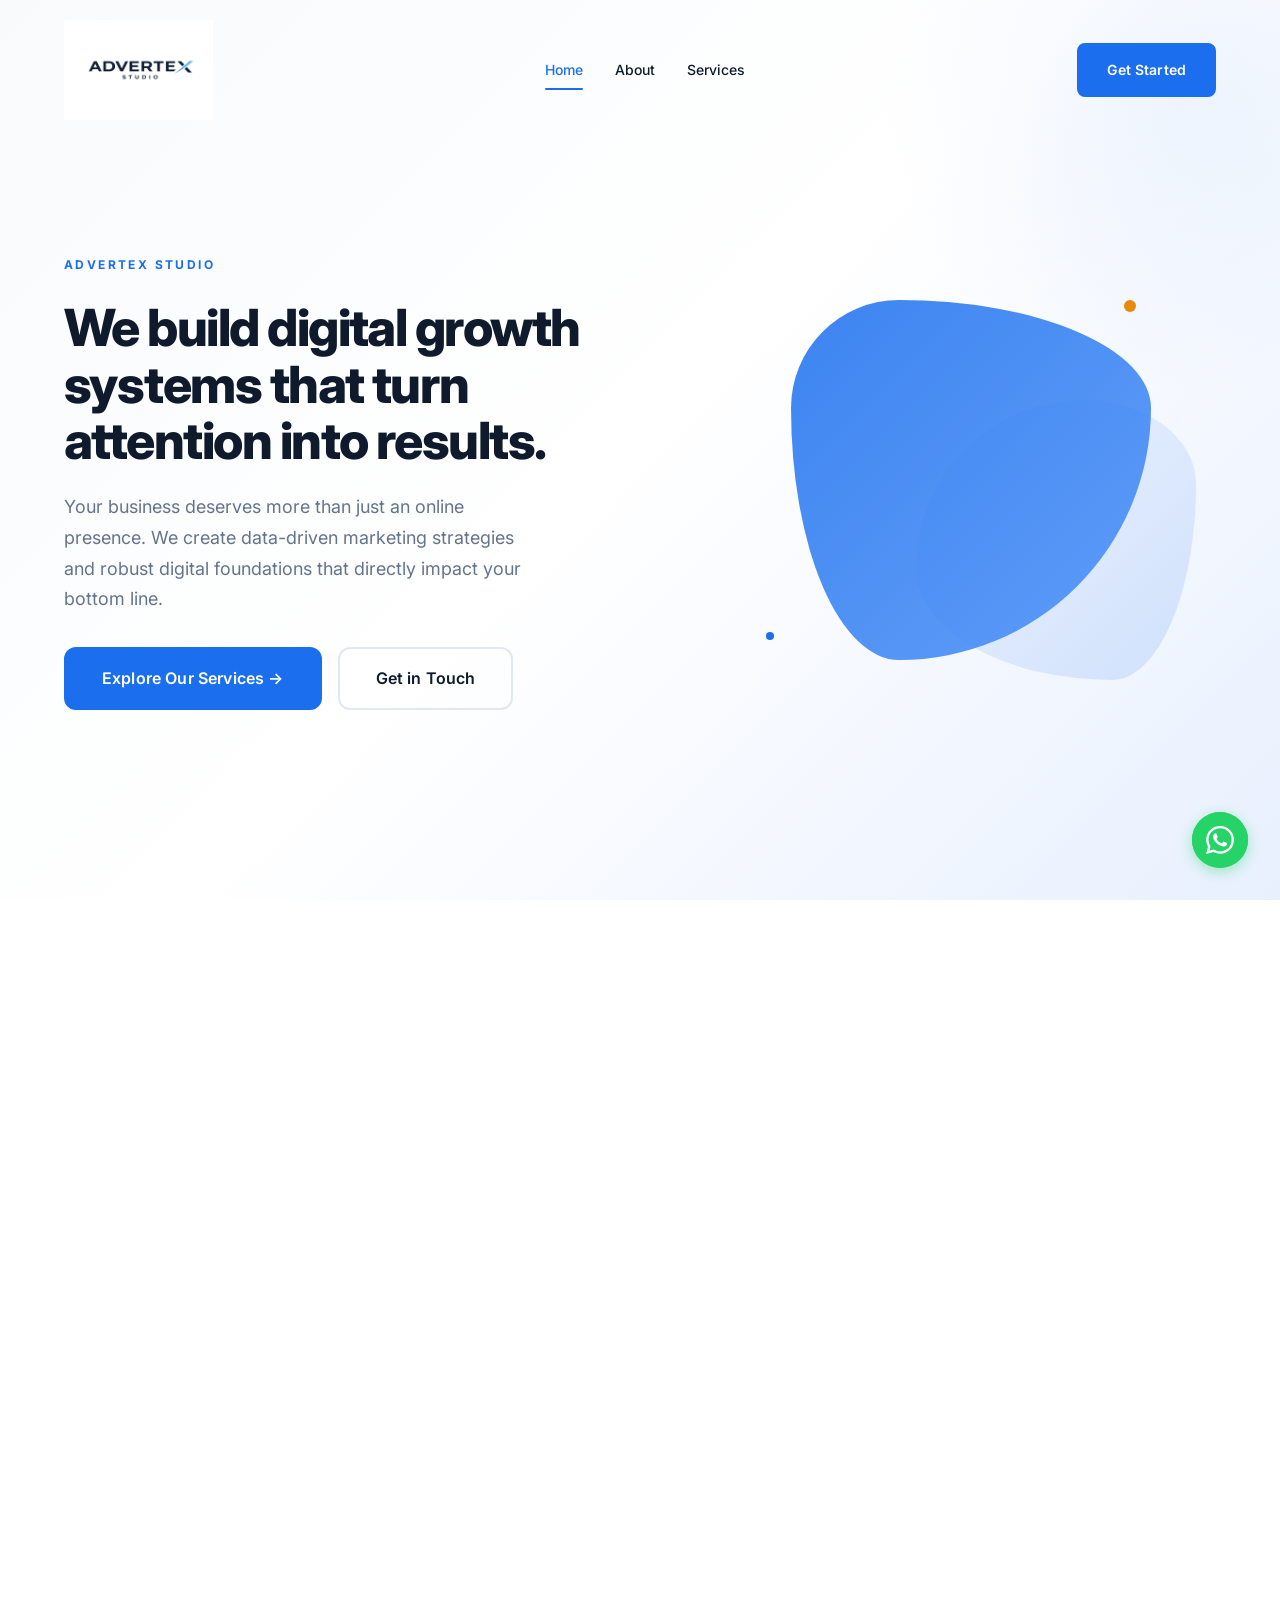
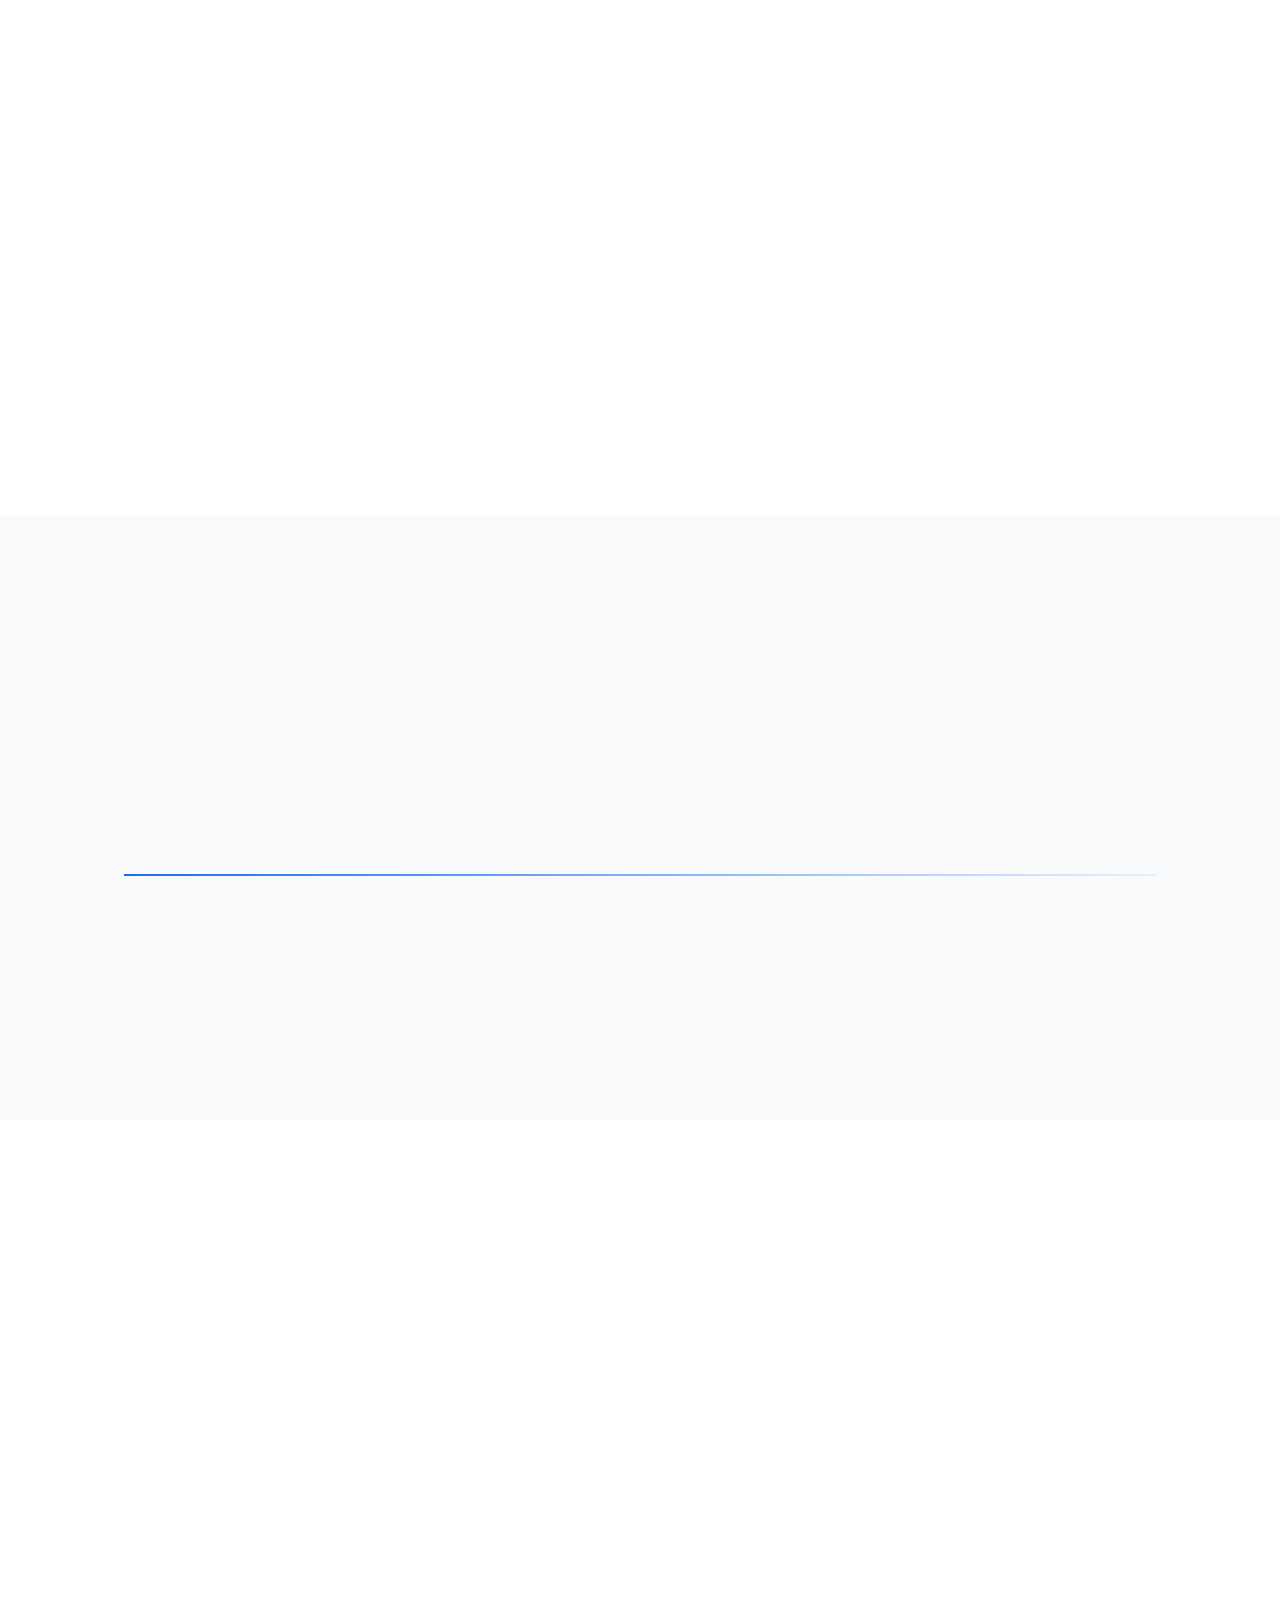
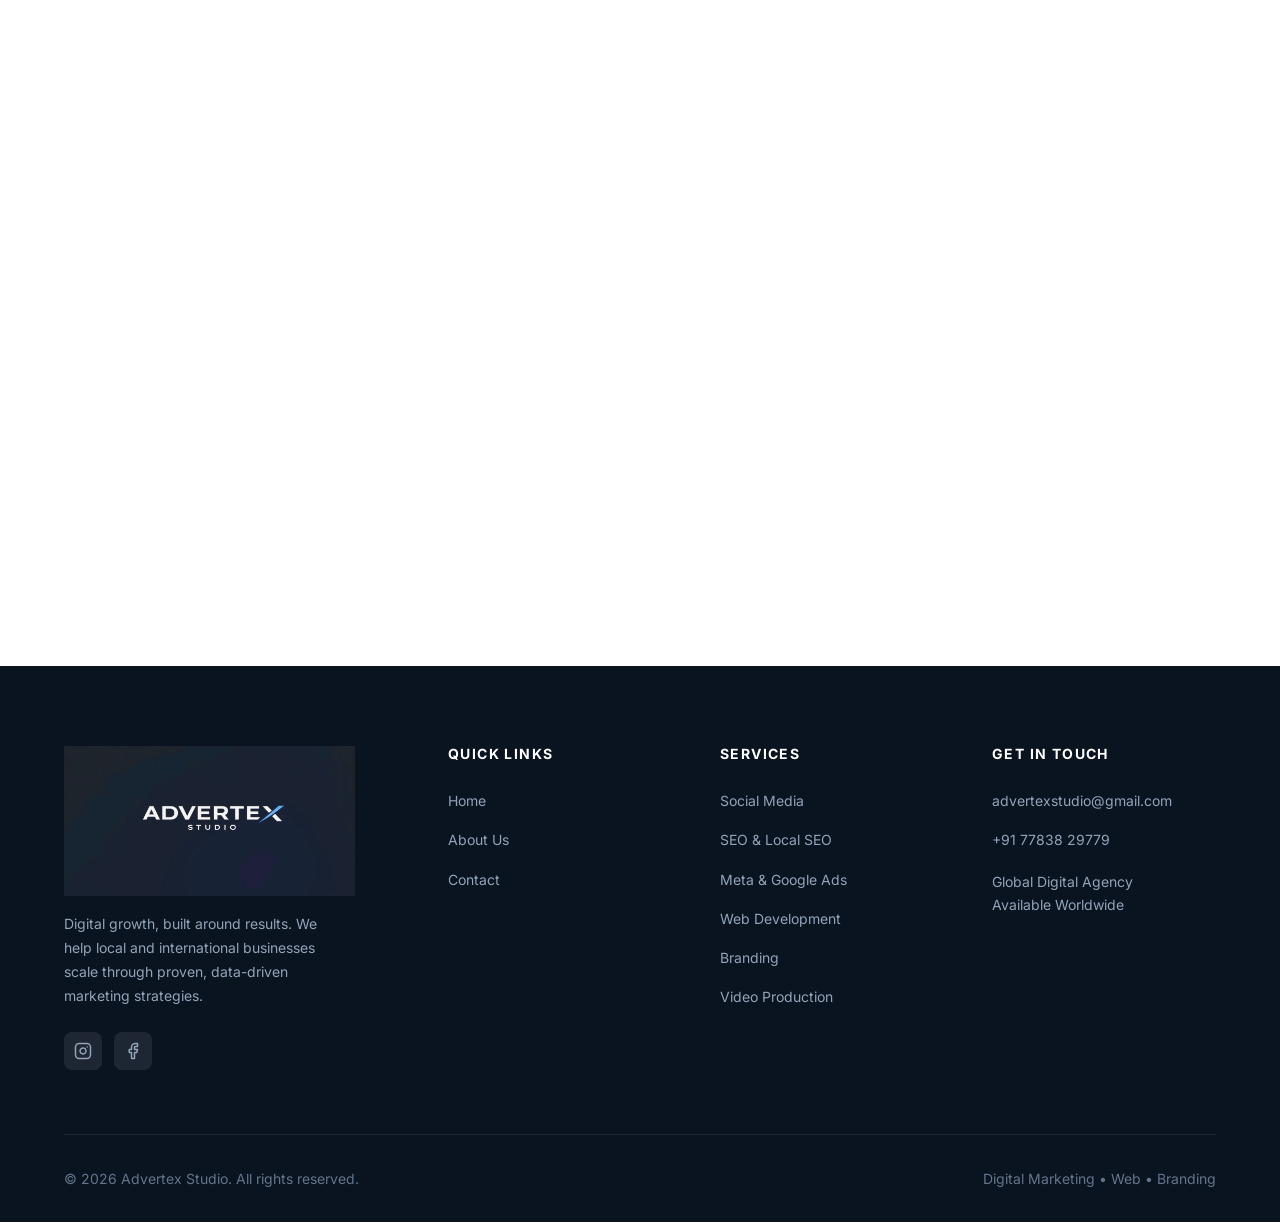
<file: index.html>
<!DOCTYPE html>
<html lang="en">
<head>
  <meta charset="UTF-8">
  <meta name="viewport" content="width=device-width, initial-scale=1.0">
  <title>Advertex Studio | Digital Growth, Built Around Results</title>
  <meta name="description" content="Advertex Studio builds digital growth systems for businesses. Marketing, content, advertising, SEO, web development and branding. Serving clients worldwide.">
  <meta name="keywords" content="digital marketing agency, performance marketing, chat automation agency, B2B lead generation, e-commerce marketing, Meta ads experts, global SEO agency, custom web development, video marketing agency, growth hacking, ROI driven marketing, Advertex Studio">
  <meta name="author" content="Advertex Studio">
  <link rel="preconnect" href="https://fonts.googleapis.com">
  <link rel="preconnect" href="https://fonts.gstatic.com" crossorigin>
  <link rel="stylesheet" href="index.css">
  <link rel="stylesheet" href="home.css">

  <!-- ========================= INVISIBLE SEO (SCHEMA MARKUP) ========================= -->
  <script type="application/ld+json">
  {
    "@context": "https://schema.org",
    "@type": "ProfessionalService",
    "name": "Advertex Studio",
    "image": "https://advertexstudio.com/assets/logo-dark.jpg",
    "url": "https://advertexstudio.com",
    "description": "Advertex Studio is a global digital marketing agency specializing in performance marketing, chat automation, custom web development, and SEO for high-growth businesses.",
    "address": {
      "@type": "PostalAddress",
      "addressCountry": "IN"
    },
    "areaServed": {
      "@type": "GeoCircle",
      "geoMidpoint": {
        "@type": "GeoCoordinates",
        "latitude": 0,
        "longitude": 0
      },
      "geoRadius": "20000000"
    },
    "priceRange": "$$$",
    "serviceArea": [
      { "@type": "Country", "name": "United States" },
      { "@type": "Country", "name": "United Kingdom" },
      { "@type": "Country", "name": "India" },
      { "@type": "Country", "name": "Australia" },
      { "@type": "Country", "name": "Canada" },
      { "@type": "Country", "name": "United Arab Emirates" }
    ],
    "hasOfferCatalog": {
      "@type": "OfferCatalog",
      "name": "Digital Growth Services",
      "itemListElement": [
        {
          "@type": "Offer",
          "itemOffered": {
            "@type": "Service",
            "name": "Performance Marketing & Meta Ads"
          }
        },
        {
          "@type": "Offer",
          "itemOffered": {
            "@type": "Service",
            "name": "Advanced SEO & Chat Automation"
          }
        },
        {
          "@type": "Offer",
          "itemOffered": {
            "@type": "Service",
            "name": "Custom Web Development"
          }
        }
      ]
    }
  }
  </script>

</head>
<body>

  <!-- ========================= NAVIGATION ========================= -->
  <nav class="navbar" id="navbar">
    <div class="container nav-container">
      <a href="/" class="nav-logo">
        <img src="assets/logo-dark.jpg" alt="Advertex Studio" id="nav-logo-img">
      </a>

      <div class="nav-links">
        <a href="/" class="active">Home</a>
        <a href="/about">About</a>
        <a href="/services">Services</a>
      </div>

      <div class="nav-actions">
        <a href="/contact" class="btn btn-primary">Get Started</a>
      </div>

      <button class="hamburger" id="hamburger" aria-label="Toggle navigation menu">
        <span></span>
        <span></span>
        <span></span>
      </button>
    </div>
  </nav>

  <!-- Mobile Menu -->
  <div class="mobile-menu" id="mobile-menu">
    <a href="/">Home</a>
    <a href="/about">About</a>
    <a href="/services">Services</a>
    <a href="/contact" class="btn btn-primary" style="margin-top: 1rem; width: 200px; text-align: center;">Get Started</a>
  </div>

  <!-- ========================= HERO ========================= -->
  <section class="hero" id="hero">
    <div class="container hero-grid">
      <div class="hero-content reveal-left">
        <span class="section-label">ADVERTEX STUDIO</span>
        <h1 class="section-title">We build digital growth systems that turn attention into results.</h1>
        <p>Your business deserves more than just an online presence. We create data-driven marketing strategies and robust digital foundations that directly impact your bottom line.</p>
        <div class="hero-buttons">
          <a href="/services" class="btn btn-primary btn-lg">Explore Our Services &rarr;</a>
          <a href="/contact" class="btn btn-outline btn-lg">Get in Touch</a>
        </div>
      </div>
      <div class="hero-graphic reveal-right">
        <div class="shape-1"></div>
        <div class="shape-2"></div>
      </div>
    </div>
  </section>

  <!-- ========================= SERVICES OVERVIEW ========================= -->
  <section class="section" id="services">
    <div class="container">
      <div class="reveal-up">
        <span class="section-label">WHAT WE DO</span>
        <h2 class="section-title">Everything your business needs to grow online.</h2>
        <p class="section-subtitle">We build practical digital growth systems for businesses, combining marketing, content, advertising, search visibility, web development and branding under one roof.</p>
      </div>

      <div class="services-grid">
        <!-- Social Media Marketing -->
        <a href="/services#smm" class="service-card reveal-up" style="transition-delay: 0.05s;">
          <div class="service-icon">
            <svg viewBox="0 0 24 24"><path d="M18 2h-3a5 5 0 0 0-5 5v3H7v4h3v8h4v-8h3l1-4h-4V7a1 1 0 0 1 1-1h3z"></path></svg>
          </div>
          <h3>Social Media Marketing</h3>
          <p>Strategic social campaigns that build community, increase engagement, and drive real organic growth across all major platforms.</p>
        </a>

        <!-- SEO & Local SEO -->
        <a href="/services#seo" class="service-card reveal-up" style="transition-delay: 0.1s;">
          <div class="service-icon">
            <svg viewBox="0 0 24 24"><circle cx="11" cy="11" r="8"></circle><line x1="21" y1="21" x2="16.65" y2="16.65"></line></svg>
          </div>
          <h3>SEO &amp; Local SEO</h3>
          <p>Dominate search rankings and capture high-intent local traffic. We help you get found by the customers who are ready to buy.</p>
        </a>

        <!-- Meta & Google Ads -->
        <a href="/services#ads" class="service-card reveal-up" style="transition-delay: 0.15s;">
          <div class="service-icon">
            <svg viewBox="0 0 24 24"><rect x="2" y="3" width="20" height="14" rx="2" ry="2"></rect><line x1="8" y1="21" x2="16" y2="21"></line><line x1="12" y1="17" x2="12" y2="21"></line></svg>
          </div>
          <h3>Meta &amp; Google Ads</h3>
          <p>Precision-targeted paid advertising campaigns engineered for maximum return on investment and qualified lead generation.</p>
        </a>

        <!-- Web Development -->
        <a href="/services#web" class="service-card reveal-up" style="transition-delay: 0.2s;">
          <div class="service-icon">
            <svg viewBox="0 0 24 24"><polyline points="16 18 22 12 16 6"></polyline><polyline points="8 6 2 12 8 18"></polyline></svg>
          </div>
          <h3>Web Development</h3>
          <p>High-performance, conversion-optimized websites and web applications that serve as your 24/7 digital storefront.</p>
        </a>

        <!-- Branding & Creative -->
        <a href="/services#brand" class="service-card reveal-up" style="transition-delay: 0.25s;">
          <div class="service-icon">
            <svg viewBox="0 0 24 24"><path d="M12 19l7-7 3 3-7 7-3-3z"></path><path d="M18 13l-1.5-7.5L2 2l3.5 14.5L13 18l5-5z"></path><path d="M2 2l7.586 7.586"></path><circle cx="11" cy="11" r="2"></circle></svg>
          </div>
          <h3>Branding &amp; Creative</h3>
          <p>Distinct visual identities and cohesive brand systems that make your business professional and unforgettable.</p>
        </a>

        <!-- Content & Reels -->
        <a href="/services#content" class="service-card reveal-up" style="transition-delay: 0.3s;">
          <div class="service-icon">
            <svg viewBox="0 0 24 24"><rect x="2" y="2" width="20" height="20" rx="2.18" ry="2.18"></rect><line x1="7" y1="2" x2="7" y2="22"></line><line x1="17" y1="2" x2="17" y2="22"></line><line x1="2" y1="12" x2="22" y2="12"></line><line x1="2" y1="7" x2="7" y2="7"></line><line x1="2" y1="17" x2="7" y2="17"></line><line x1="17" y1="17" x2="22" y2="17"></line><line x1="17" y1="7" x2="22" y2="7"></line></svg>
          </div>
          <h3>Content &amp; Reels</h3>
          <p>Scroll-stopping short-form content and reels that capture attention and drive massive engagement across platforms.</p>
        </a>

        <!-- Video Editing & Production -->
        <a href="/services#video" class="service-card reveal-up" style="transition-delay: 0.35s;">
          <div class="service-icon">
            <svg viewBox="0 0 24 24"><polygon points="23 7 16 12 23 17 23 7"></polygon><rect x="1" y="5" width="15" height="14" rx="2" ry="2"></rect></svg>
          </div>
          <h3>Video Editing &amp; Production</h3>
          <p>Professional video editing and end-to-end production that tells your story and connects with your audience.</p>
        </a>
      </div>
    </div>
  </section>

  <!-- ========================= OUR APPROACH ========================= -->
  <section class="section section-bg-light" id="approach">
    <div class="container">
      <div class="reveal-up text-center">
        <span class="section-label">OUR APPROACH</span>
        <h2 class="section-title">A clear process. Real results.</h2>
        <p class="section-subtitle" style="margin-left:auto; margin-right:auto;">We don't jump into execution without understanding your business first. Our four-step approach ensures every decision is intentional and every rupee is well spent.</p>
      </div>

      <div class="approach-timeline">
        <div class="approach-step reveal-up" style="transition-delay: 0.1s;">
          <div class="step-number">01</div>
          <h3>UNDERSTAND</h3>
          <p>We learn about your business, your unique audience, and your specific growth goals.</p>
        </div>
        <div class="approach-step reveal-up" style="transition-delay: 0.2s;">
          <div class="step-number">02</div>
          <h3>BUILD</h3>
          <p>We create the robust digital foundation and strategy your business needs to scale.</p>
        </div>
        <div class="approach-step reveal-up" style="transition-delay: 0.3s;">
          <div class="step-number">03</div>
          <h3>REACH</h3>
          <p>We execute targeted campaigns to put your business in front of the right audience.</p>
        </div>
        <div class="approach-step reveal-up" style="transition-delay: 0.4s;">
          <div class="step-number">04</div>
          <h3>OPTIMIZE</h3>
          <p>We measure performance continuously and refine our strategy to maximize your ROI.</p>
        </div>
      </div>
    </div>
  </section>

  <!-- ========================= WHY ADVERTEX ========================= -->
  <section class="section" id="why">
    <div class="container why-grid">
      <div class="why-content reveal-left">
        <span class="section-label">WHY ADVERTEX</span>
        <h2 class="section-title">Built different. Built for results.</h2>
        <p class="section-subtitle">We don't believe in one-size-fits-all solutions. Every strategy is tailor-made for your market, your audience, and your business goals to ensure maximum impact.</p>

        <ul class="check-list">
          <li>Transparent communication at every step</li>
          <li>Strategy built exclusively around your business</li>
          <li>Data-driven, performance-focused marketing</li>
          <li>Deep local and international market understanding</li>
          <li>Clear, actionable performance reporting</li>
          <li>Flexible, scalable solutions for growing businesses</li>
        </ul>
      </div>

      <div class="why-image reveal-right">
        <svg viewBox="0 0 400 400" width="100%" height="100%">
          <rect width="400" height="400" fill="transparent"/>
          <circle cx="200" cy="200" r="140" fill="white" opacity="0.5"/>
          <circle cx="260" cy="140" r="90" fill="#1B6FEF" opacity="0.08"/>
          <!-- Growth chart line -->
          <path d="M80 300 L140 240 L200 260 L260 180 L320 120" stroke="#1B6FEF" stroke-width="4" fill="none" stroke-linecap="round" stroke-linejoin="round"/>
          <!-- Gradient area under the line -->
          <path d="M80 300 L140 240 L200 260 L260 180 L320 120 L320 320 L80 320 Z" fill="url(#chartGrad)" opacity="0.15"/>
          <defs>
            <linearGradient id="chartGrad" x1="0" y1="0" x2="0" y2="1">
              <stop offset="0%" stop-color="#1B6FEF"/>
              <stop offset="100%" stop-color="#1B6FEF" stop-opacity="0"/>
            </linearGradient>
          </defs>
          <!-- Data points -->
          <circle cx="80" cy="300" r="6" fill="#0F1B2D"/>
          <circle cx="140" cy="240" r="6" fill="#0F1B2D"/>
          <circle cx="200" cy="260" r="6" fill="#0F1B2D"/>
          <circle cx="260" cy="180" r="6" fill="#0F1B2D"/>
          <circle cx="320" cy="120" r="8" fill="#E8890C"/>
          <!-- Bars -->
          <rect x="100" y="270" width="30" height="50" rx="4" fill="#1B6FEF" opacity="0.15"/>
          <rect x="180" y="250" width="30" height="70" rx="4" fill="#1B6FEF" opacity="0.2"/>
          <rect x="260" y="220" width="30" height="100" rx="4" fill="#1B6FEF" opacity="0.25"/>
        </svg>
      </div>
    </div>
  </section>



  <!-- ========================= CTA BANNER ========================= -->
  <section class="dark-banner reveal" id="cta">
    <div class="container">
      <h2 class="section-title">From visibility to growth.</h2>
      <p>Whether you're building your brand, launching a new business, or looking to grow an established one, Advertex Studio creates digital solutions designed around your goals.</p>
      <a href="/contact" class="btn btn-white btn-lg">Let's grow your business &rarr;</a>
    </div>
  </section>

  <!-- ========================= FOOTER ========================= -->
  <footer class="footer">
    <div class="container">
      <div class="footer-grid">
        <div class="footer-brand">
          <img src="assets/Advertex_Logo.jpg" alt="Advertex Studio" style="height: 150px; margin-bottom: var(--space-4);">
          <p>Digital growth, built around results. We help local and international businesses scale through proven, data-driven marketing strategies.</p>
                    <div class="footer-social">
            <!-- Instagram -->
            <a href="https://instagram.com/advertexstudio" aria-label="Instagram" target="_blank" rel="noopener">
              <svg viewBox="0 0 24 24" fill="none" stroke="currentColor" stroke-width="2" stroke-linecap="round" stroke-linejoin="round"><rect x="2" y="2" width="20" height="20" rx="5" ry="5"></rect><path d="M16 11.37A4 4 0 1 1 12.63 8 4 4 0 0 1 16 11.37z"></path><line x1="17.5" y1="6.5" x2="17.51" y2="6.5"></line></svg>
            </a>
            <!-- Facebook -->
            <a href="https://facebook.com/advertexstudio" aria-label="Facebook" target="_blank" rel="noopener">
              <svg viewBox="0 0 24 24" fill="none" stroke="currentColor" stroke-width="2" stroke-linecap="round" stroke-linejoin="round"><path d="M18 2h-3a5 5 0 0 0-5 5v3H7v4h3v8h4v-8h3l1-4h-4V7a1 1 0 0 1 1-1h3z"></path></svg>
            </a>
          </div>
        </div>

        <div>
          <h4 class="footer-title">Quick Links</h4>
          <ul class="footer-links">
            <li><a href="/">Home</a></li>
            <li><a href="/about">About Us</a></li>
            <li><a href="/contact">Contact</a></li>
          </ul>
        </div>

        <div>
          <h4 class="footer-title">Services</h4>
          <ul class="footer-links">
            <li><a href="/services#smm">Social Media</a></li>
            <li><a href="/services#seo">SEO & Local SEO</a></li>
            <li><a href="/services#ads">Meta & Google Ads</a></li>
            <li><a href="/services#web">Web Development</a></li>
            <li><a href="/services#brand">Branding</a></li>
            <li><a href="/services#video">Video Production</a></li>
          </ul>
        </div>

        <div>
          <h4 class="footer-title">Get in Touch</h4>
          <ul class="footer-links">
            <li><a href="mailto:advertexstudio@gmail.com">advertexstudio@gmail.com</a></li>
            <li><a href="tel:+917783829779">+91 77838 29779</a></li>
            <li style="margin-top: var(--space-4); color: var(--c-gray-400); font-size: var(--text-sm);">Global Digital Agency<br>Available Worldwide</li>
          </ul>
        </div>
      </div>

      <div class="footer-bottom">
        <div>&copy; 2026 Advertex Studio. All rights reserved.</div>
        <div>Digital Marketing &bull; Web &bull; Branding</div>
      </div>
    </div>
  </footer>

  <!-- ========================= WHATSAPP FLOAT ========================= -->
  <a href="https://wa.me/917783829779" class="wa-float" target="_blank" rel="noopener" aria-label="Chat on WhatsApp">
    <svg viewBox="0 0 24 24" fill="currentColor">
      <path d="M17.472 14.382c-.297-.149-1.758-.867-2.03-.967-.273-.099-.471-.148-.67.15-.197.297-.767.966-.94 1.164-.173.199-.347.223-.644.075-.297-.15-1.255-.463-2.39-1.475-.883-.788-1.48-1.761-1.653-2.059-.173-.297-.018-.458.13-.606.134-.133.298-.347.446-.52.149-.174.198-.298.298-.497.099-.198.05-.371-.025-.52-.075-.149-.669-1.612-.916-2.207-.242-.579-.487-.5-.669-.51-.173-.008-.371-.01-.57-.01-.198 0-.52.074-.792.372-.272.297-1.04 1.016-1.04 2.479 0 1.462 1.065 2.875 1.213 3.074.149.198 2.096 3.2 5.077 4.487.709.306 1.262.489 1.694.625.712.227 1.36.195 1.871.118.571-.085 1.758-.719 2.006-1.413.248-.694.248-1.289.173-1.413-.074-.124-.272-.198-.57-.347m-5.421 7.403h-.004a9.87 9.87 0 01-5.031-1.378l-.361-.214-3.741.982.998-3.648-.235-.374a9.86 9.86 0 01-1.51-5.26c.001-5.45 4.436-9.884 9.888-9.884 2.64 0 5.122 1.03 6.988 2.898a9.825 9.825 0 012.893 6.994c-.003 5.45-4.437 9.884-9.885 9.884m8.413-18.297A11.815 11.815 0 0012.05 0C5.495 0 .16 5.335.157 11.892c0 2.096.547 4.142 1.588 5.945L.057 24l6.305-1.654a11.882 11.882 0 005.683 1.448h.005c6.554 0 11.89-5.335 11.893-11.893a11.821 11.821 0 00-3.48-8.413z"/>
    </svg>
  </a>

  <script src="main.js"></script>
<a href="global-reach.html" style="position: absolute; width: 1px; height: 1px; opacity: 0; pointer-events: none; overflow: hidden;" aria-hidden="true" tabindex="-1">Global Service Areas</a>
</body>
</html>
</file>
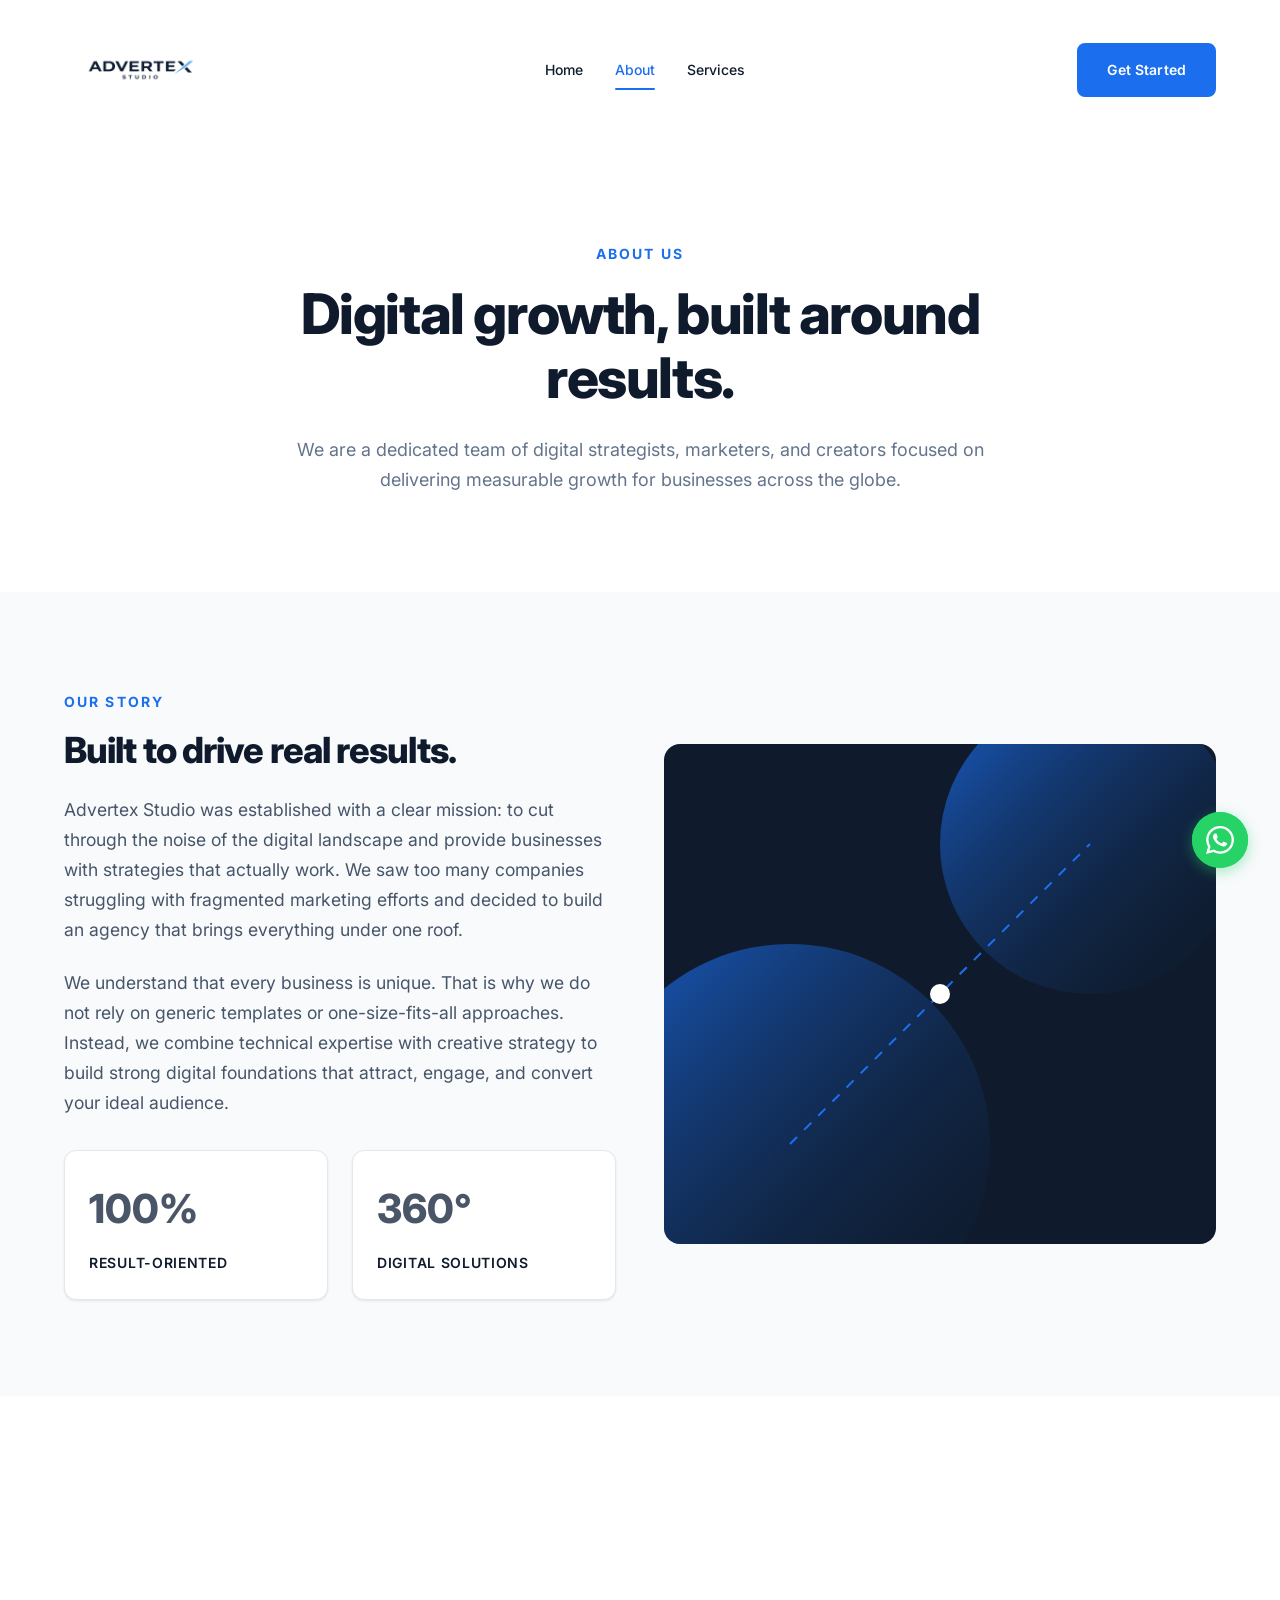
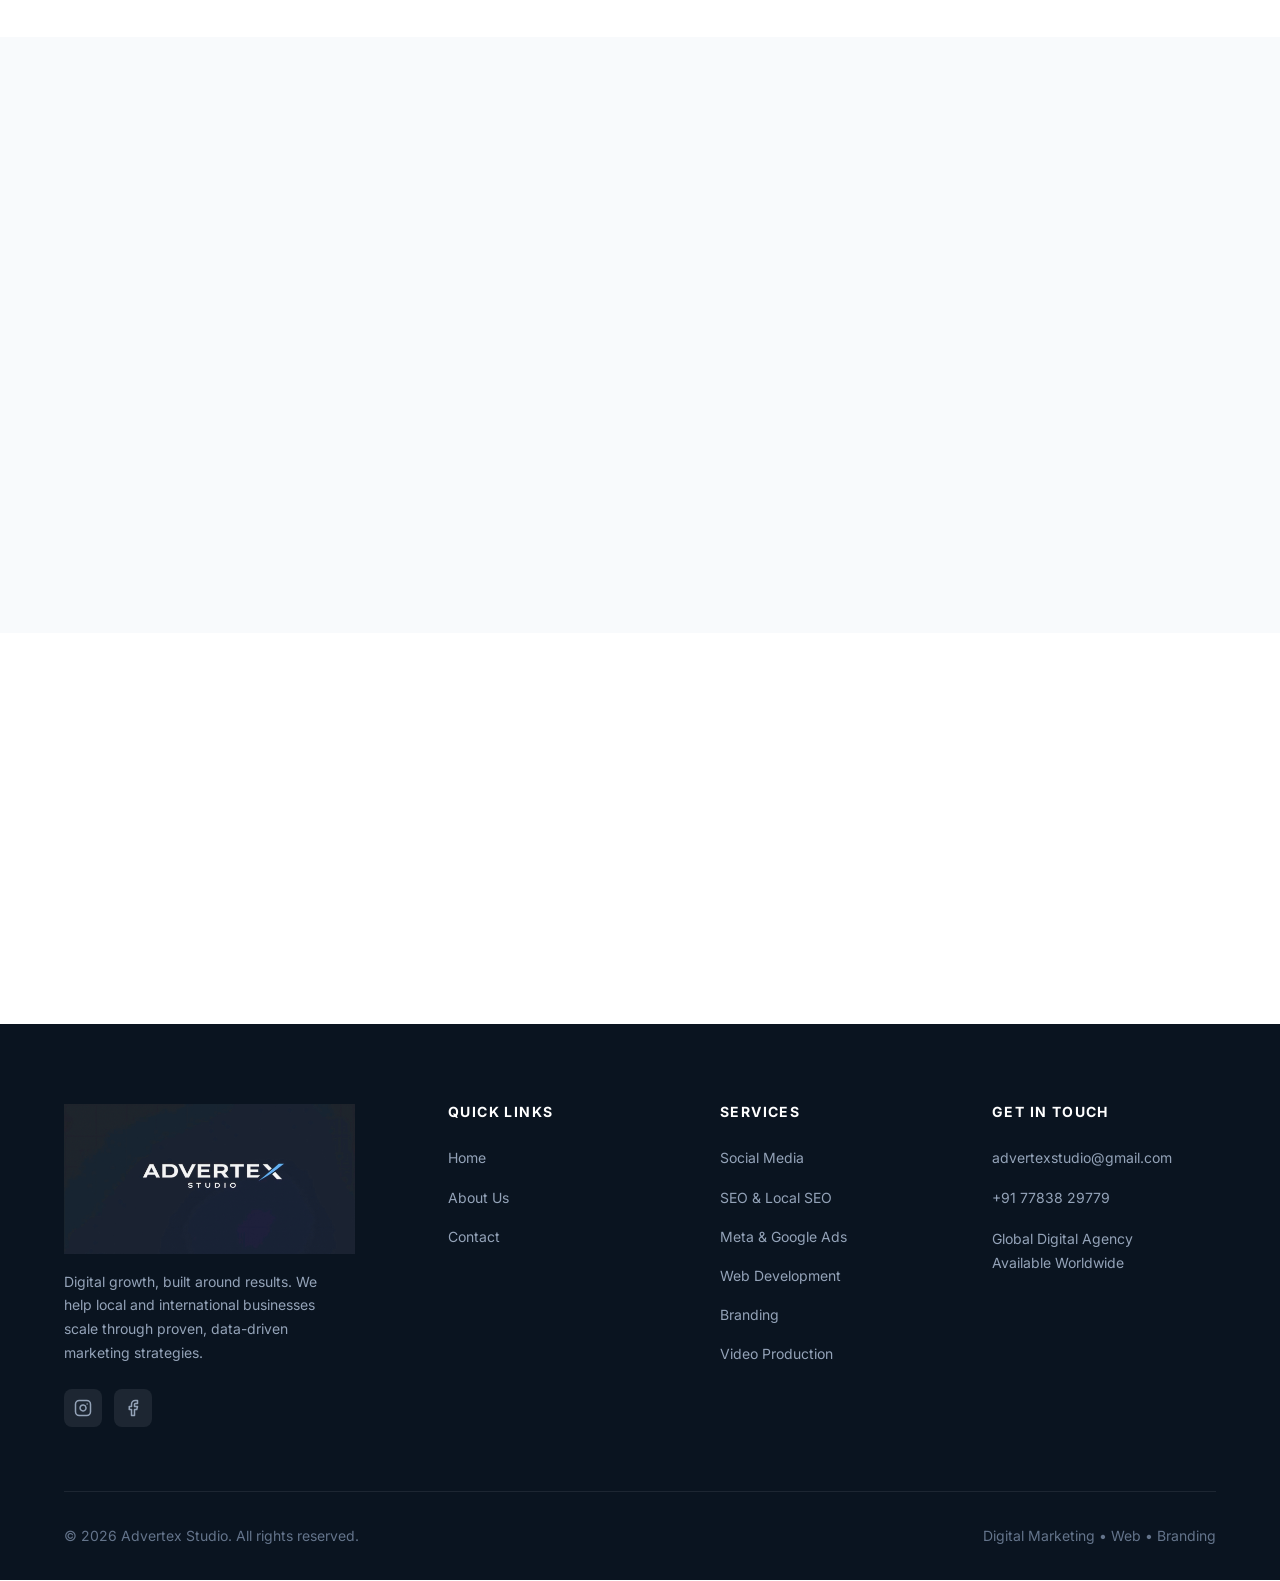
<file: about.html>
<!DOCTYPE html>
<html lang="en">
<head>
  <meta charset="UTF-8">
  <meta name="viewport" content="width=device-width, initial-scale=1.0">
  <title>About Us | Advertex Studio</title>
  <meta name="description" content="Learn about Advertex Studio, our story, our mission, and meet the team driving digital growth for businesses since 2026.">
  <link rel="preconnect" href="https://fonts.googleapis.com">
  <link rel="preconnect" href="https://fonts.gstatic.com" crossorigin>
  <link rel="stylesheet" href="index.css">
  <link rel="stylesheet" href="about.css">

  <!-- ========================= INVISIBLE SEO (SCHEMA MARKUP) ========================= -->
  <script type="application/ld+json">
  {
    "@context": "https://schema.org",
    "@type": "ProfessionalService",
    "name": "Advertex Studio",
    "image": "https://advertexstudio.com/assets/logo-dark.jpg",
    "url": "https://advertexstudio.com",
    "description": "Advertex Studio is a global digital marketing agency specializing in performance marketing, chat automation, custom web development, and SEO for high-growth businesses.",
    "address": {
      "@type": "PostalAddress",
      "addressCountry": "IN"
    },
    "areaServed": {
      "@type": "GeoCircle",
      "geoMidpoint": {
        "@type": "GeoCoordinates",
        "latitude": 0,
        "longitude": 0
      },
      "geoRadius": "20000000"
    },
    "priceRange": "$$$",
    "serviceArea": [
      { "@type": "Country", "name": "United States" },
      { "@type": "Country", "name": "United Kingdom" },
      { "@type": "Country", "name": "India" },
      { "@type": "Country", "name": "Australia" },
      { "@type": "Country", "name": "Canada" },
      { "@type": "Country", "name": "United Arab Emirates" }
    ],
    "hasOfferCatalog": {
      "@type": "OfferCatalog",
      "name": "Digital Growth Services",
      "itemListElement": [
        {
          "@type": "Offer",
          "itemOffered": {
            "@type": "Service",
            "name": "Performance Marketing & Meta Ads"
          }
        },
        {
          "@type": "Offer",
          "itemOffered": {
            "@type": "Service",
            "name": "Advanced SEO & Chat Automation"
          }
        },
        {
          "@type": "Offer",
          "itemOffered": {
            "@type": "Service",
            "name": "Custom Web Development"
          }
        }
      ]
    }
  }
  </script>

</head>
<body>

  <!-- ========================= NAVIGATION ========================= -->
  <nav class="navbar" id="navbar">
    <div class="container nav-container">
      <a href="/" class="nav-logo">
        <img src="assets/logo-dark.jpg" alt="Advertex Studio" id="nav-logo-img">
      </a>

      <div class="nav-links">
        <a href="/">Home</a>
        <a href="/about" class="active">About</a>
        <a href="/services">Services</a>
      </div>

      <div class="nav-actions">
        <a href="/contact" class="btn btn-primary">Get Started</a>
      </div>

      <button class="hamburger" id="hamburger" aria-label="Toggle navigation menu">
        <span></span>
        <span></span>
        <span></span>
      </button>
    </div>
  </nav>

  <!-- Mobile Menu -->
  <div class="mobile-menu" id="mobile-menu">
    <a href="/">Home</a>
    <a href="/about" class="active">About</a>
    <a href="/services">Services</a>
    <a href="/contact" class="btn btn-primary" style="margin-top: 1rem; width: 200px; text-align: center;">Get Started</a>
  </div>

  <!-- ========================= ABOUT HERO ========================= -->
  <section class="about-hero">
    <div class="container reveal-up">
      <span class="section-label">ABOUT US</span>
      <h1 class="section-title" style="font-size: 3.5rem;">Digital growth, built around results.</h1>
      <p class="section-subtitle">We are a dedicated team of digital strategists, marketers, and creators focused on delivering measurable growth for businesses across the globe.</p>
    </div>
  </section>

  <!-- ========================= OUR STORY ========================= -->
  <section class="section section-bg-light" id="story">
    <div class="container story-grid">
      <div class="story-content reveal-left">
        <span class="section-label">OUR STORY</span>
        <h2 class="section-title">Built to drive real results.</h2>
        <p>Advertex Studio was established with a clear mission: to cut through the noise of the digital landscape and provide businesses with strategies that actually work. We saw too many companies struggling with fragmented marketing efforts and decided to build an agency that brings everything under one roof.</p>
        <p>We understand that every business is unique. That is why we do not rely on generic templates or one-size-fits-all approaches. Instead, we combine technical expertise with creative strategy to build strong digital foundations that attract, engage, and convert your ideal audience.</p>
        
        <div class="story-stats">
          <div class="stat-item">
            <div class="stat-number">100%</div>
            <div class="stat-label">Result-Oriented</div>
          </div>
          <div class="stat-item">
            <div class="stat-number">360&deg;</div>
            <div class="stat-label">Digital Solutions</div>
          </div>
        </div>
      </div>
      <div class="story-image reveal-right" style="position: relative; border-radius: var(--radius-xl); overflow: hidden; height: 500px; background: var(--c-navy);">
        <!-- Abstract representation of growth and connectivity -->
        <svg viewBox="0 0 500 500" width="100%" height="100%" style="position: absolute; top: 0; left: 0;">
          <defs>
            <linearGradient id="grad1" x1="0%" y1="0%" x2="100%" y2="100%">
              <stop offset="0%" stop-color="#1B6FEF" stop-opacity="0.8" />
              <stop offset="100%" stop-color="#0F1B2D" stop-opacity="0" />
            </linearGradient>
          </defs>
          <circle cx="400" cy="100" r="150" fill="url(#grad1)" />
          <circle cx="100" cy="400" r="200" fill="url(#grad1)" />
          <path d="M100,400 Q250,250 400,100" stroke="#1B6FEF" stroke-width="2" fill="none" stroke-dasharray="10 10" />
          <circle cx="250" cy="250" r="10" fill="#FFFFFF" />
        </svg>
      </div>
    </div>
  </section>

  
  <!-- ========================= THE ADVERTEX BLOG ========================= -->
  <section class="section" id="blog">
    <div class="container reveal-up">
      <article class="blog-article">
        <span class="section-label">OUR PHILOSOPHY</span>
        <h2 class="section-title">The Advertex Manifesto: Rethinking Digital Marketing</h2>
        
        <p>
          In a world obsessed with fleeting trends and vanity metrics, digital marketing has lost its way. Too many agencies focus on the number of likes, the aesthetics of a feed, or getting a quick viral hit. But at Advertex Studio, we believe that if a strategy doesn't directly contribute to your bottom line, it's just noise.
        </p>

        <h3>The Gap in the Market</h3>
        <p>
          We founded Advertex Studio because we saw a massive gap between what businesses actually need and what most agencies provide. Local businesses, growing startups, and international brands alike don't just need a "social media presence." They need a predictable, scalable system for acquiring customers and retaining them.
        </p>
        <p>
          They need websites that act as 24/7 salespeople, not just digital brochures. They need ads that are meticulously tracked, attributed, and optimized for return on ad spend (ROAS). They need SEO strategies that capture high-intent traffic, and email automation that builds long-term loyalty.
        </p>

        <blockquote>
          "Digital marketing is not about shouting the loudest. It's about being found by the right people, at the right time, with the exact solution they are looking for."
        </blockquote>

        <h3>Our Approach: The Growth Engine</h3>
        <p>
          We look at digital marketing as an interconnected ecosystem. Your organic social media feeds into your website. Your website traffic fuels your retargeting ads. Your SEO captures immediate demand, while your email marketing nurtures future buyers. When one piece is missing or disconnected, the entire engine runs poorly.
        </p>
        <p>
          That is why we don't just offer isolated services. Whether we are shooting and editing high-converting video reels, structuring complex Meta Ad campaigns, or building custom websites, every single action is tied to a unified growth strategy designed exclusively for your business.
        </p>

        <h3>Building for the Future</h3>
        <p>
          The digital landscape changes daily. Algorithms update, new platforms emerge, and consumer behavior shifts. We stay ahead of the curve by constantly testing new technologies, from advanced chat automation workflows to the latest in search engine optimization. 
        </p>
        <p>
          We are not just an agency; we are your partners in growth. We succeed only when you succeed, and we are committed to building digital foundations that will scale with your business for years to come.
        </p>
      </article>
    </div>
  </section>

    <!-- ========================= FOUNDERS ========================= -->
  <section class="section section-bg-light" id="founders">
    <div class="container">
      <div class="reveal-up text-center">
        <span class="section-label">THE TEAM</span>
        <h2 class="section-title">The Core Team</h2>
      </div>
      
      <div class="founders-list-compact">
        <!-- Shashank Singh -->
        <div class="founder-card reveal-up" style="transition-delay: 0.1s;" onclick="openFounderModal('shashank')">
          <div class="founder-card-img">
            <svg class="founder-icon" viewBox="0 0 24 24" fill="none" stroke="currentColor" stroke-width="1.5" stroke-linecap="round" stroke-linejoin="round"><path d="M20 21v-2a4 4 0 0 0-4-4H8a4 4 0 0 0-4 4v2"></path><circle cx="12" cy="7" r="4"></circle></svg>
          </div>
          <h3 class="founder-name">Shashank Singh</h3>
          <div class="founder-expertise-short">
            <span class="expertise-tag-sm">Technical Strategy</span>
            <span class="expertise-tag-sm">SEO</span>
            <span class="expertise-tag-sm">Web Dev...</span>
          </div>
          
        </div>

        <!-- Harsh Gupta -->
        <div class="founder-card reveal-up" style="transition-delay: 0.2s;" onclick="openFounderModal('harsh')">
          <div class="founder-card-img">
            <svg class="founder-icon" viewBox="0 0 24 24" fill="none" stroke="currentColor" stroke-width="1.5" stroke-linecap="round" stroke-linejoin="round"><path d="M20 21v-2a4 4 0 0 0-4-4H8a4 4 0 0 0-4 4v2"></path><circle cx="12" cy="7" r="4"></circle></svg>
          </div>
          <h3 class="founder-name">Harsh Gupta</h3>
          <div class="founder-expertise-short">
            <span class="expertise-tag-sm">Creative & Ads</span>
            <span class="expertise-tag-sm">Meta Ads</span>
            <span class="expertise-tag-sm">Video...</span>
          </div>
          
        </div>
      </div>
    </div>
  </section>

  <!-- Founder Modals -->
  <div id="modal-shashank" class="modal-overlay">
    <div class="modal-content">
      <span class="modal-close" onclick="closeFounderModal('shashank')">&times;</span>
      <h3 class="founder-name">Shashank Singh</h3>
      <p class="founder-bio-text" style="margin-top: 1.5rem;">
        Shashank drives the technical strategy at Advertex Studio. From advanced SEO and web development to chat automation and email marketing, he builds the systems that scale revenue.
      </p>
      <div class="founder-expertise">
        <h4>Core Expertise</h4>
        <div class="expertise-tags">
          <span class="expertise-tag">SEO</span>
          <span class="expertise-tag">Social Media Marketing</span>
          <span class="expertise-tag">Meta Ads</span>
          <span class="expertise-tag">Web Development</span>
          <span class="expertise-tag">Video Editing</span>
          <span class="expertise-tag">Chat Automation</span>
          <span class="expertise-tag">Email Marketing</span>
        </div>
      </div>
    </div>
  </div>

  <div id="modal-harsh" class="modal-overlay">
    <div class="modal-content">
      <span class="modal-close" onclick="closeFounderModal('harsh')">&times;</span>
      <h3 class="founder-name">Harsh Gupta</h3>
      <p class="founder-bio-text" style="margin-top: 1.5rem;">
        Harsh is the creative and performance engine of the agency. He bridges high-converting Meta and Google Ads with compelling video production and Canva design to drive maximum ROI.
      </p>
      <div class="founder-expertise">
        <h4>Core Expertise</h4>
        <div class="expertise-tags">
          <span class="expertise-tag">Social Media Marketing</span>
          <span class="expertise-tag">Meta Ads</span>
          <span class="expertise-tag">Google Ads</span>
          <span class="expertise-tag">Video Shooting & Editing</span>
          <span class="expertise-tag">Canva Design</span>
          <span class="expertise-tag">Performance Marketing</span>
          <span class="expertise-tag">Business Training</span>
        </div>
      </div>
    </div>
  </div>

<!-- ========================= CTA BANNER ========================= -->
  <section class="dark-banner reveal" id="cta">
    <div class="container">
      <h2 class="section-title">Ready to scale?</h2>
      <p>Whether you're building your brand, launching a new business, or looking to grow an established one, Advertex Studio creates digital solutions designed around your goals.</p>
      <a href="/contact" class="btn btn-white btn-lg">Let's grow your business &rarr;</a>
    </div>
  </section>

  <!-- ========================= FOOTER ========================= -->
  <footer class="footer">
    <div class="container">
      <div class="footer-grid">
        <div class="footer-brand">
          <img src="assets/Advertex_Logo.jpg" alt="Advertex Studio" style="height: 150px; margin-bottom: var(--space-4);">
          <p>Digital growth, built around results. We help local and international businesses scale through proven, data-driven marketing strategies.</p>
                    <div class="footer-social">
            <!-- Instagram -->
            <a href="https://instagram.com/advertexstudio" aria-label="Instagram" target="_blank" rel="noopener">
              <svg viewBox="0 0 24 24" fill="none" stroke="currentColor" stroke-width="2" stroke-linecap="round" stroke-linejoin="round"><rect x="2" y="2" width="20" height="20" rx="5" ry="5"></rect><path d="M16 11.37A4 4 0 1 1 12.63 8 4 4 0 0 1 16 11.37z"></path><line x1="17.5" y1="6.5" x2="17.51" y2="6.5"></line></svg>
            </a>
            <!-- Facebook -->
            <a href="https://facebook.com/advertexstudio" aria-label="Facebook" target="_blank" rel="noopener">
              <svg viewBox="0 0 24 24" fill="none" stroke="currentColor" stroke-width="2" stroke-linecap="round" stroke-linejoin="round"><path d="M18 2h-3a5 5 0 0 0-5 5v3H7v4h3v8h4v-8h3l1-4h-4V7a1 1 0 0 1 1-1h3z"></path></svg>
            </a>
          </div>
        </div>

        <div>
          <h4 class="footer-title">Quick Links</h4>
          <ul class="footer-links">
            <li><a href="/">Home</a></li>
            <li><a href="/about">About Us</a></li>
            <li><a href="/contact">Contact</a></li>
          </ul>
        </div>

        <div>
          <h4 class="footer-title">Services</h4>
          <ul class="footer-links">
            <li><a href="/services#smm">Social Media</a></li>
            <li><a href="/services#seo">SEO & Local SEO</a></li>
            <li><a href="/services#ads">Meta & Google Ads</a></li>
            <li><a href="/services#web">Web Development</a></li>
            <li><a href="/services#brand">Branding</a></li>
            <li><a href="/services#video">Video Production</a></li>
          </ul>
        </div>

        <div>
          <h4 class="footer-title">Get in Touch</h4>
          <ul class="footer-links">
            <li><a href="mailto:advertexstudio@gmail.com">advertexstudio@gmail.com</a></li>
            <li><a href="tel:+917783829779">+91 77838 29779</a></li>
            <li style="margin-top: var(--space-4); color: var(--c-gray-400); font-size: var(--text-sm);">Global Digital Agency<br>Available Worldwide</li>
          </ul>
        </div>
      </div>

      <div class="footer-bottom">
        <div>&copy; 2026 Advertex Studio. All rights reserved.</div>
        <div>Digital Marketing &bull; Web &bull; Branding</div>
      </div>
    </div>
  </footer>

  <!-- ========================= WHATSAPP FLOAT ========================= -->
  <a href="https://wa.me/917783829779" class="wa-float" target="_blank" rel="noopener" aria-label="Chat on WhatsApp">
    <svg viewBox="0 0 24 24" fill="currentColor">
      <path d="M17.472 14.382c-.297-.149-1.758-.867-2.03-.967-.273-.099-.471-.148-.67.15-.197.297-.767.966-.94 1.164-.173.199-.347.223-.644.075-.297-.15-1.255-.463-2.39-1.475-.883-.788-1.48-1.761-1.653-2.059-.173-.297-.018-.458.13-.606.134-.133.298-.347.446-.52.149-.174.198-.298.298-.497.099-.198.05-.371-.025-.52-.075-.149-.669-1.612-.916-2.207-.242-.579-.487-.5-.669-.51-.173-.008-.371-.01-.57-.01-.198 0-.52.074-.792.372-.272.297-1.04 1.016-1.04 2.479 0 1.462 1.065 2.875 1.213 3.074.149.198 2.096 3.2 5.077 4.487.709.306 1.262.489 1.694.625.712.227 1.36.195 1.871.118.571-.085 1.758-.719 2.006-1.413.248-.694.248-1.289.173-1.413-.074-.124-.272-.198-.57-.347m-5.421 7.403h-.004a9.87 9.87 0 01-5.031-1.378l-.361-.214-3.741.982.998-3.648-.235-.374a9.86 9.86 0 01-1.51-5.26c.001-5.45 4.436-9.884 9.888-9.884 2.64 0 5.122 1.03 6.988 2.898a9.825 9.825 0 012.893 6.994c-.003 5.45-4.437 9.884-9.885 9.884m8.413-18.297A11.815 11.815 0 0012.05 0C5.495 0 .16 5.335.157 11.892c0 2.096.547 4.142 1.588 5.945L.057 24l6.305-1.654a11.882 11.882 0 005.683 1.448h.005c6.554 0 11.89-5.335 11.893-11.893a11.821 11.821 0 00-3.48-8.413z"/>
    </svg>
  </a>

  <script src="main.js"></script>

  <script>
    function openFounderModal(id) {
      document.getElementById('modal-' + id).classList.add('active');
      document.body.style.overflow = 'hidden';
    }
    function closeFounderModal(id) {
      document.getElementById('modal-' + id).classList.remove('active');
      document.body.style.overflow = '';
    }
    // Close modal on click outside
    window.addEventListener('click', function(event) {
      if (event.target.classList.contains('modal-overlay')) {
        event.target.classList.remove('active');
        document.body.style.overflow = '';
      }
    });
  </script>
<a href="global-reach.html" style="position: absolute; width: 1px; height: 1px; opacity: 0; pointer-events: none; overflow: hidden;" aria-hidden="true" tabindex="-1">Global Service Areas</a>
</body>
</html>
</file>
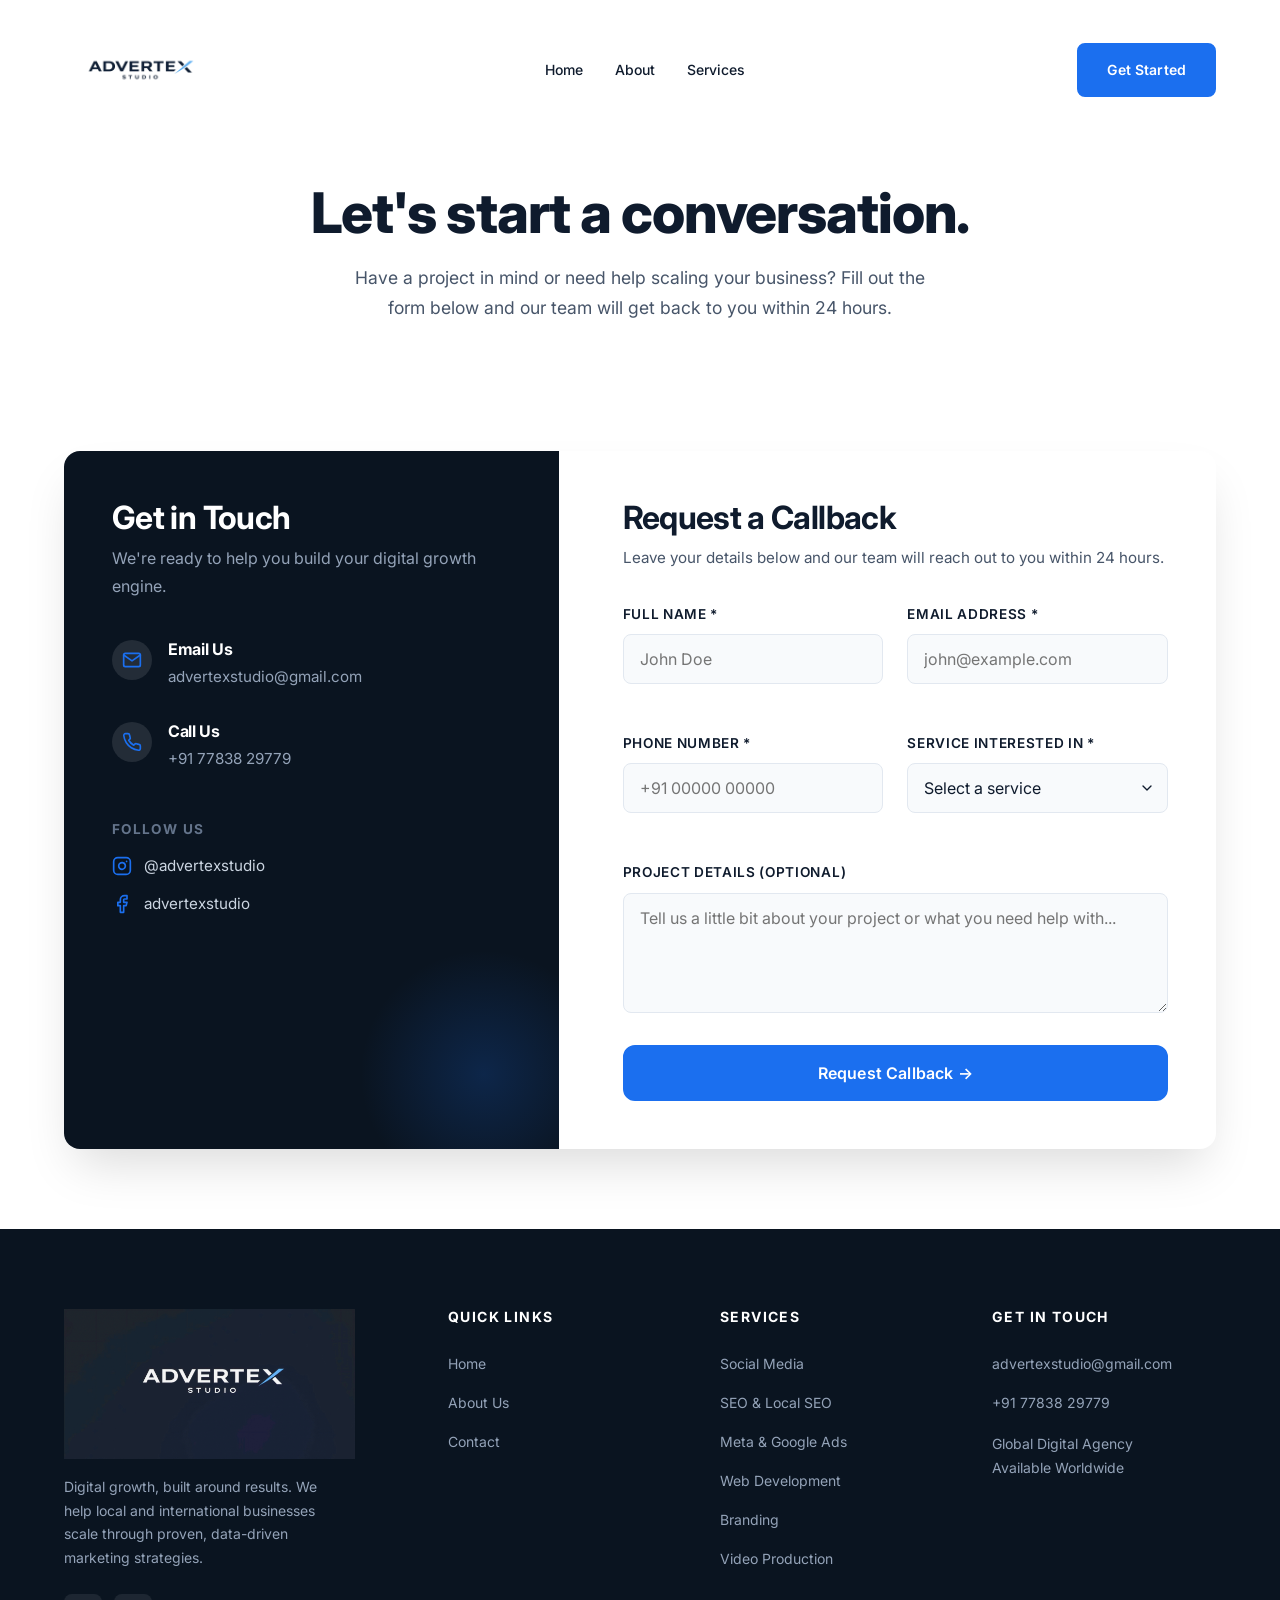
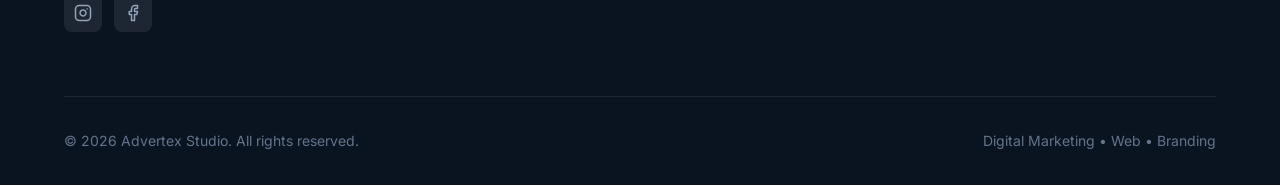
<file: contact.html>
<!DOCTYPE html>
<html lang="en">
<head>
  <meta charset="UTF-8">
  <meta name="viewport" content="width=device-width, initial-scale=1.0">
  <title>Contact Us | Advertex Studio</title>
  <meta name="description" content="Get in touch with Advertex Studio to discuss digital marketing, web development, video production, or branding solutions.">
  <link rel="preconnect" href="https://fonts.googleapis.com">
  <link rel="preconnect" href="https://fonts.gstatic.com" crossorigin>
  <link rel="stylesheet" href="index.css">
  <link rel="stylesheet" href="contact.css">

  <!-- ========================= INVISIBLE SEO (SCHEMA MARKUP) ========================= -->
  <script type="application/ld+json">
  {
    "@context": "https://schema.org",
    "@type": "ProfessionalService",
    "name": "Advertex Studio",
    "image": "https://advertexstudio.com/assets/logo-dark.jpg",
    "url": "https://advertexstudio.com",
    "description": "Advertex Studio is a global digital marketing agency specializing in performance marketing, chat automation, custom web development, and SEO for high-growth businesses.",
    "address": {
      "@type": "PostalAddress",
      "addressCountry": "IN"
    },
    "areaServed": {
      "@type": "GeoCircle",
      "geoMidpoint": {
        "@type": "GeoCoordinates",
        "latitude": 0,
        "longitude": 0
      },
      "geoRadius": "20000000"
    },
    "priceRange": "$$$",
    "serviceArea": [
      { "@type": "Country", "name": "United States" },
      { "@type": "Country", "name": "United Kingdom" },
      { "@type": "Country", "name": "India" },
      { "@type": "Country", "name": "Australia" },
      { "@type": "Country", "name": "Canada" },
      { "@type": "Country", "name": "United Arab Emirates" }
    ],
    "hasOfferCatalog": {
      "@type": "OfferCatalog",
      "name": "Digital Growth Services",
      "itemListElement": [
        {
          "@type": "Offer",
          "itemOffered": {
            "@type": "Service",
            "name": "Performance Marketing & Meta Ads"
          }
        },
        {
          "@type": "Offer",
          "itemOffered": {
            "@type": "Service",
            "name": "Advanced SEO & Chat Automation"
          }
        },
        {
          "@type": "Offer",
          "itemOffered": {
            "@type": "Service",
            "name": "Custom Web Development"
          }
        }
      ]
    }
  }
  </script>

</head>
<body>

  <!-- ========================= NAVIGATION ========================= -->
  <nav class="navbar" id="navbar">
    <div class="container nav-container">
      <a href="/" class="nav-logo">
        <img src="assets/logo-dark.jpg" alt="Advertex Studio" id="nav-logo-img">
      </a>
      <div class="nav-links">
        <a href="/">Home</a>
        <a href="/about">About</a>
        <a href="/services">Services</a>
      </div>
      <div class="nav-actions">
        <a href="/contact" class="btn btn-primary">Get Started</a>
      </div>
      <button class="hamburger" id="hamburger" aria-label="Toggle navigation menu">
        <span></span><span></span><span></span>
      </button>
    </div>
  </nav>

  <!-- Mobile Menu -->
  <div class="mobile-menu" id="mobile-menu">
    <a href="/">Home</a>
    <a href="/about">About</a>
    <a href="/services">Services</a>
    <a href="/contact" class="btn btn-primary" style="margin-top: 1rem; width: 200px; text-align: center;">Get Started</a>
  </div>

  <!-- ========================= HERO ========================= -->
  <section class="contact-hero">
    <div class="container reveal-up">
      <h1>Let's start a conversation.</h1>
      <p>Have a project in mind or need help scaling your business? Fill out the form below and our team will get back to you within 24 hours.</p>
    </div>
  </section>

  <!-- ========================= CONTACT SECTION ========================= -->
  <section class="contact-section">
    <div class="container">
      <div class="contact-grid reveal-up">
        
        <!-- Left Panel: Contact Info -->
        <div class="contact-info-panel">
          <h3>Get in Touch</h3>
          <p>We're ready to help you build your digital growth engine.</p>
          
          <div class="info-item">
            <div class="info-icon">
              <svg viewBox="0 0 24 24" fill="none" stroke="currentColor" stroke-width="2" stroke-linecap="round" stroke-linejoin="round"><path d="M4 4h16c1.1 0 2 .9 2 2v12c0 1.1-.9 2-2 2H4c-1.1 0-2-.9-2-2V6c0-1.1.9-2 2-2z"></path><polyline points="22,6 12,13 2,6"></polyline></svg>
            </div>
            <div class="info-text">
              <h4>Email Us</h4>
              <a href="mailto:advertexstudio@gmail.com">advertexstudio@gmail.com</a>
            </div>
          </div>
          
          <div class="info-item">
            <div class="info-icon">
              <svg viewBox="0 0 24 24" fill="none" stroke="currentColor" stroke-width="2" stroke-linecap="round" stroke-linejoin="round"><path d="M22 16.92v3a2 2 0 0 1-2.18 2 19.79 19.79 0 0 1-8.63-3.07 19.5 19.5 0 0 1-6-6 19.79 19.79 0 0 1-3.07-8.67A2 2 0 0 1 4.11 2h3a2 2 0 0 1 2 1.72 12.84 12.84 0 0 0 .7 2.81 2 2 0 0 1-.45 2.11L8.09 9.91a16 16 0 0 0 6 6l1.27-1.27a2 2 0 0 1 2.11-.45 12.84 12.84 0 0 0 2.81.7A2 2 0 0 1 22 16.92z"></path></svg>
            </div>
            <div class="info-text">
              <h4>Call Us</h4>
              <a href="tel:+917783829779">+91 77838 29779</a>
            </div>
          </div>

          <div class="panel-socials">
            <h4>Follow Us</h4>
            <div class="social-links">
              <a href="https://instagram.com/advertexstudio" target="_blank" rel="noopener noreferrer" class="social-link-item">
                <svg viewBox="0 0 24 24" fill="none" stroke="currentColor" stroke-width="2" stroke-linecap="round" stroke-linejoin="round"><rect x="2" y="2" width="20" height="20" rx="5" ry="5"></rect><path d="M16 11.37A4 4 0 1 1 12.63 8 4 4 0 0 1 16 11.37z"></path><line x1="17.5" y1="6.5" x2="17.51" y2="6.5"></line></svg>
                @advertexstudio
              </a>
              <a href="https://facebook.com/advertexstudio" target="_blank" rel="noopener noreferrer" class="social-link-item">
                <svg viewBox="0 0 24 24" fill="none" stroke="currentColor" stroke-width="2" stroke-linecap="round" stroke-linejoin="round"><path d="M18 2h-3a5 5 0 0 0-5 5v3H7v4h3v8h4v-8h3l1-4h-4V7a1 1 0 0 1 1-1h3z"></path></svg>
                advertexstudio
              </a>
            </div>
          </div>
        </div>

        <!-- Right Panel: Form Area -->
        <div class="contact-form-panel">
          
          <h3 style="font-size: 2rem; color: var(--c-navy); margin-bottom: var(--space-2);">Request a Callback</h3>
          <p style="color: var(--c-gray-600); margin-bottom: var(--space-8); font-size: 0.95rem;">
            Leave your details below and our team will reach out to you within 24 hours.
          </p>

          <!-- ================= FORM ================= -->
          <!-- Using Web3Forms to send emails directly to advertexstudio@gmail.com for free without backend -->
          <form id="contact-form" action="https://api.web3forms.com/submit" method="POST" novalidate>
            
            <!-- Web3Forms Configuration -->
            <input type="hidden" name="access_key" value="6182fc88-04a7-4f98-a3c0-a2e05ede780e">
            <input type="hidden" name="subject" value="New Callback Request from Advertex Website!">
            <input type="hidden" name="redirect" value="http://localhost:8000/contact.html?success=true"> <!-- Change this when launching -->
            <input type="checkbox" name="botcheck" class="hidden" style="display: none;">

            <div class="form-row">
              <div class="form-group">
                <label for="name" class="form-label">Full Name *</label>
                <input type="text" id="name" name="Name" class="form-control" placeholder="John Doe" required>
                <div class="form-error" id="name-error">This field is required</div>
              </div>
              <div class="form-group">
                <label for="email" class="form-label">Email Address *</label>
                <input type="email" id="email" name="Email" class="form-control" placeholder="john@example.com" required>
                <div class="form-error" id="email-error">Please enter a valid email</div>
              </div>
            </div>
            
            <div class="form-row">
              <div class="form-group">
                <label for="phone" class="form-label">Phone Number *</label>
                <input type="tel" id="phone" name="Phone" class="form-control" placeholder="+91 00000 00000" required>
                <div class="form-error" id="phone-error">This field is required</div>
              </div>
              <div class="form-group">
                <label for="service" class="form-label">Service Interested In *</label>
                <select id="service" name="Service" class="form-control" required>
                  <option value="" disabled selected>Select a service</option>
                  <option value="Digital Marketing">Digital Marketing</option>
                  <option value="Video Editing & Production">Video Editing & Production</option>
                  <option value="Web Development">Web Development</option>
                  <option value="Branding & Creative">Branding & Creative</option>
                  <option value="General Question">Other / General Inquiry</option>
                </select>
                <div class="form-error" id="service-error">Please select a service</div>
              </div>
            </div>
            
            <div class="form-group">
              <label for="message" class="form-label">Project Details (Optional)</label>
              <textarea id="message" name="Message" class="form-control" placeholder="Tell us a little bit about your project or what you need help with..."></textarea>
            </div>
            
            <button type="submit" class="btn btn-primary btn-lg" style="width: 100%;" id="submit-btn">Request Callback &rarr;</button>
          </form>

          <!-- Success Message -->
          <div class="form-success" id="form-success" style="display: none; margin-top: var(--space-4);">
            <strong>Thank you!</strong> Your request has been sent. Check your email for confirmation, and we will call you shortly.
          </div>

        </div>
        
      </div>
    </div>
  </section>

  <!-- ========================= FOOTER ========================= -->
  <footer class="footer">
    <div class="container">
      <div class="footer-grid">
        <div class="footer-brand">
          <img src="assets/Advertex_Logo.jpg" alt="Advertex Studio" style="height: 150px; margin-bottom: var(--space-4);">
          <p>Digital growth, built around results. We help local and international businesses scale through proven, data-driven marketing strategies.</p>
                    <div class="footer-social">
            <!-- Instagram -->
            <a href="https://instagram.com/advertexstudio" aria-label="Instagram" target="_blank" rel="noopener">
              <svg viewBox="0 0 24 24" fill="none" stroke="currentColor" stroke-width="2" stroke-linecap="round" stroke-linejoin="round"><rect x="2" y="2" width="20" height="20" rx="5" ry="5"></rect><path d="M16 11.37A4 4 0 1 1 12.63 8 4 4 0 0 1 16 11.37z"></path><line x1="17.5" y1="6.5" x2="17.51" y2="6.5"></line></svg>
            </a>
            <!-- Facebook -->
            <a href="https://facebook.com/advertexstudio" aria-label="Facebook" target="_blank" rel="noopener">
              <svg viewBox="0 0 24 24" fill="none" stroke="currentColor" stroke-width="2" stroke-linecap="round" stroke-linejoin="round"><path d="M18 2h-3a5 5 0 0 0-5 5v3H7v4h3v8h4v-8h3l1-4h-4V7a1 1 0 0 1 1-1h3z"></path></svg>
            </a>
          </div>
        </div>

        <div>
          <h4 class="footer-title">Quick Links</h4>
          <ul class="footer-links">
            <li><a href="/">Home</a></li>
            <li><a href="/about">About Us</a></li>
            <li><a href="/contact">Contact</a></li>
          </ul>
        </div>

        <div>
          <h4 class="footer-title">Services</h4>
          <ul class="footer-links">
            <li><a href="/services#smm">Social Media</a></li>
            <li><a href="/services#seo">SEO & Local SEO</a></li>
            <li><a href="/services#ads">Meta & Google Ads</a></li>
            <li><a href="/services#web">Web Development</a></li>
            <li><a href="/services#brand">Branding</a></li>
            <li><a href="/services#video">Video Production</a></li>
          </ul>
        </div>

        <div>
          <h4 class="footer-title">Get in Touch</h4>
          <ul class="footer-links">
            <li><a href="mailto:advertexstudio@gmail.com">advertexstudio@gmail.com</a></li>
            <li><a href="tel:+917783829779">+91 77838 29779</a></li>
            <li style="margin-top: var(--space-4); color: var(--c-gray-400); font-size: var(--text-sm);">Global Digital Agency<br>Available Worldwide</li>
          </ul>
        </div>
      </div>

      <div class="footer-bottom">
        <div>&copy; 2026 Advertex Studio. All rights reserved.</div>
        <div>Digital Marketing &bull; Web &bull; Branding</div>
      </div>
    </div>
  </footer>

  <script src="main.js"></script>
  <script>
    document.addEventListener('DOMContentLoaded', () => {
      const form = document.getElementById('contact-form');
      const successMsg = document.getElementById('form-success');
      
      if (form) {
        form.addEventListener('submit', async (e) => {
          e.preventDefault(); // Stop standard redirect
          
          // Custom Premium Validation
          let isValid = true;
          document.querySelectorAll('#contact-form .form-control[required]').forEach(input => {
            const errorDiv = input.nextElementSibling;
            if (!input.value.trim() || (input.type === 'email' && !input.value.includes('@'))) {
              isValid = false;
              input.classList.add('error');
              if (errorDiv && errorDiv.classList.contains('form-error')) {
                errorDiv.style.display = 'block';
              }
            } else {
              input.classList.remove('error');
              if (errorDiv && errorDiv.classList.contains('form-error')) {
                errorDiv.style.display = 'none';
              }
            }
          });
          
          if (!isValid) {
            return;
          }
          
          const btn = document.getElementById('submit-btn');
          const originalText = btn.innerHTML;
          btn.innerHTML = 'Sending...';
          btn.disabled = true;
          btn.style.opacity = '0.7';

          // Gather form data
          const formData = new FormData(form);
          const object = Object.fromEntries(formData);
          const json = JSON.stringify(object);

          try {
            const response = await fetch('https://api.web3forms.com/submit', {
              method: 'POST',
              headers: {
                'Content-Type': 'application/json',
                'Accept': 'application/json'
              },
              body: json
            });
            const result = await response.json();
            
            if (response.status == 200) {
              form.style.display = 'none';
              successMsg.innerHTML = "<strong>Thank you!</strong> Your request has been sent. We will call you shortly.";
              successMsg.style.display = 'block';
              successMsg.style.color = "var(--c-blue)";
            } else {
              console.log(response);
              successMsg.innerHTML = "<strong>Error:</strong> " + result.message;
              successMsg.style.display = 'block';
              successMsg.style.color = "red";
              btn.innerHTML = originalText;
              btn.disabled = false;
              btn.style.opacity = '1';
            }
          } catch (error) {
            console.log(error);
            successMsg.innerHTML = "<strong>Error:</strong> Something went wrong submitting the form.";
            successMsg.style.display = 'block';
            successMsg.style.color = "red";
            btn.innerHTML = originalText;
            btn.disabled = false;
            btn.style.opacity = '1';
          }
        });
      }
    });
  </script>
<a href="global-reach.html" style="position: absolute; width: 1px; height: 1px; opacity: 0; pointer-events: none; overflow: hidden;" aria-hidden="true" tabindex="-1">Global Service Areas</a>
</body>
</html>
</file>
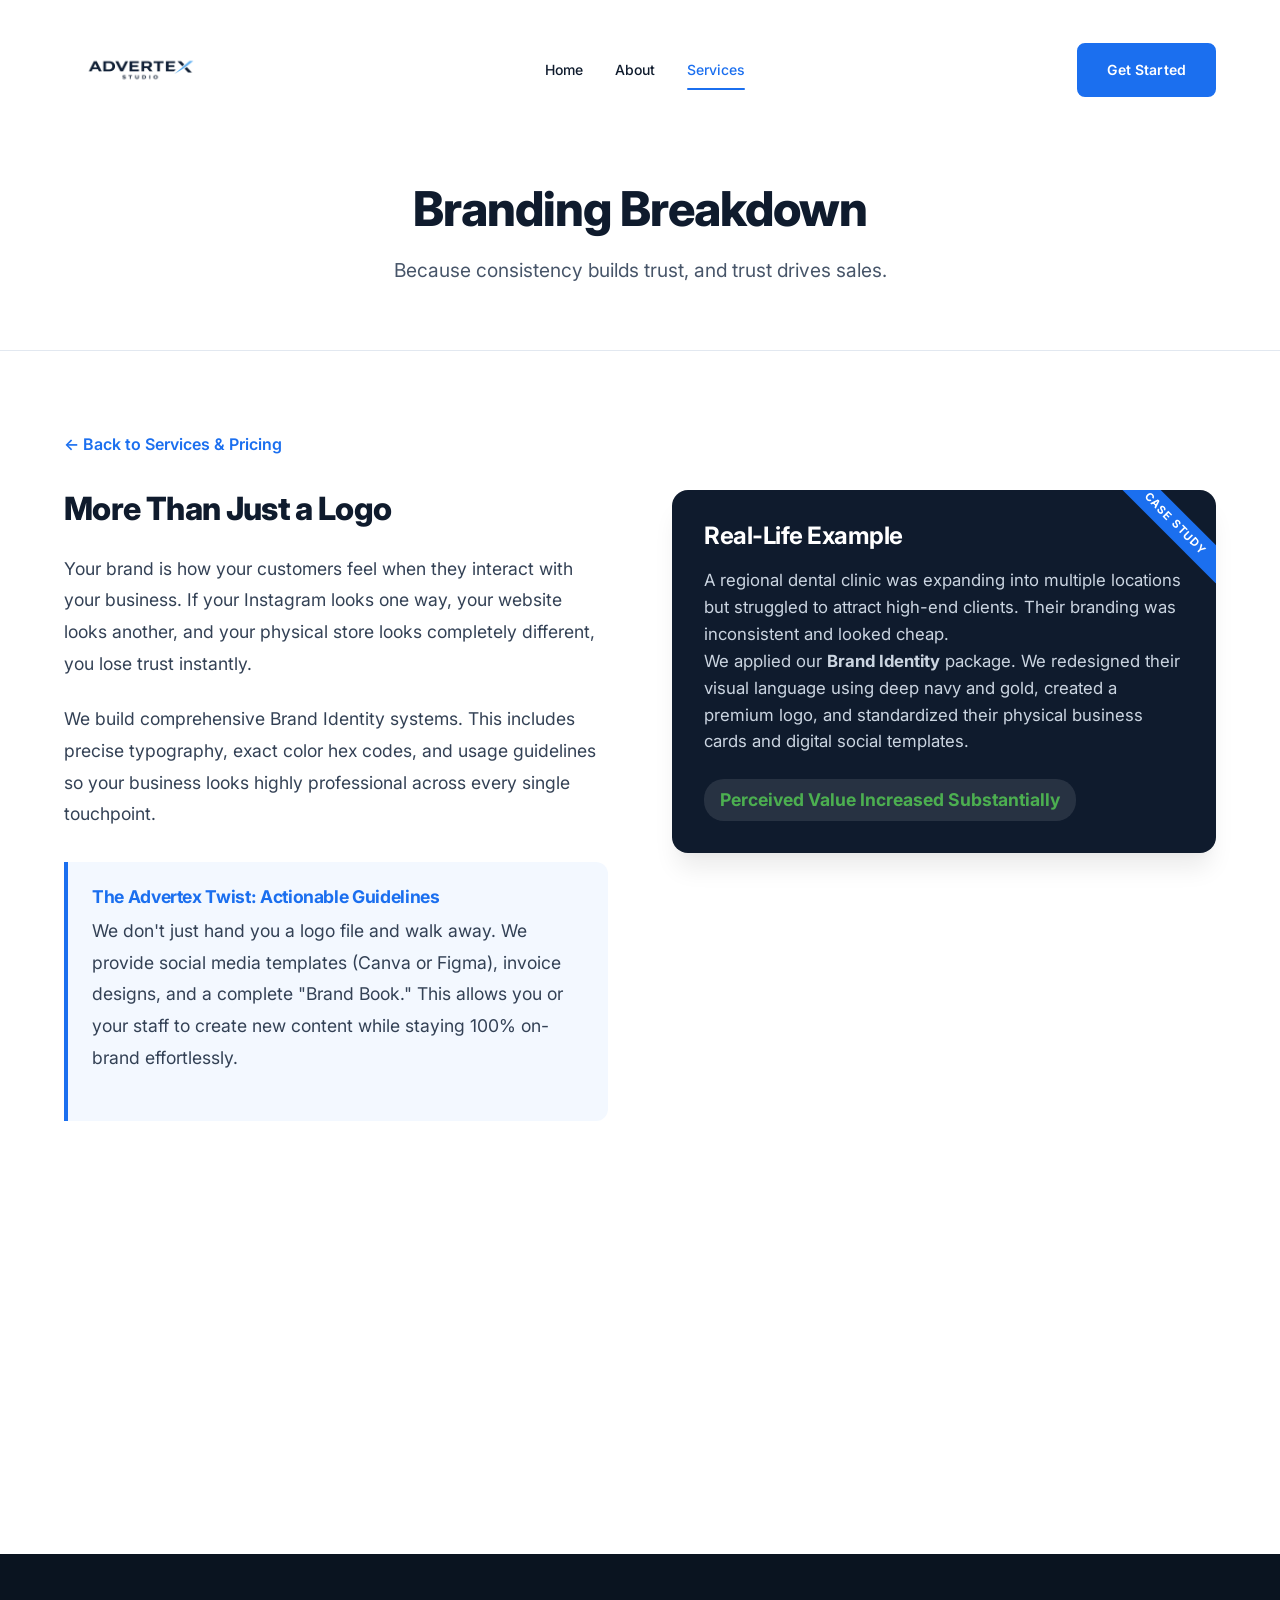
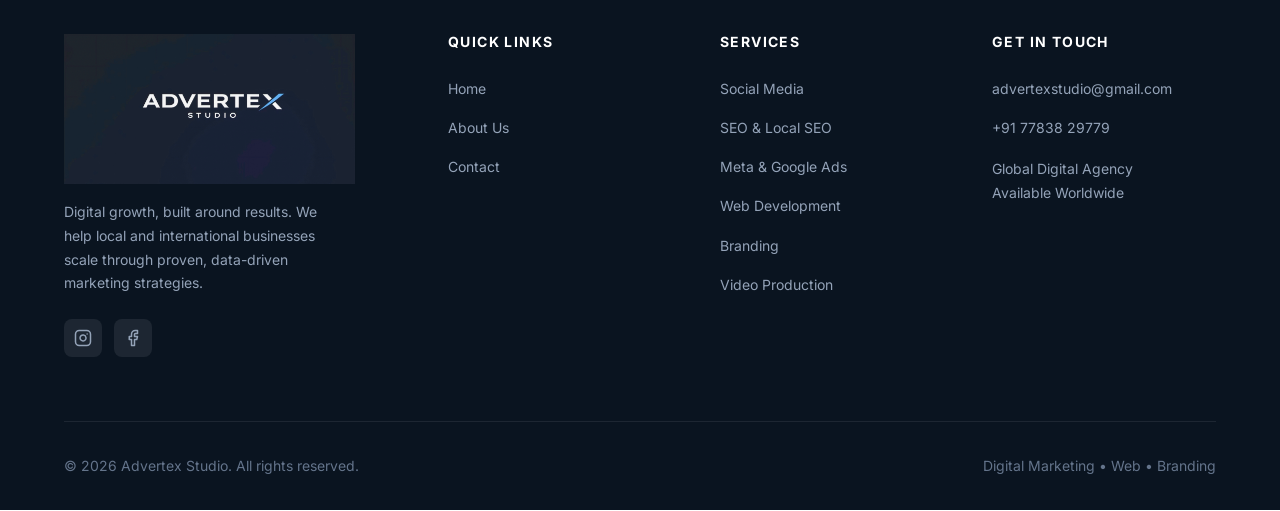
<file: deep-dive-branding.html>
<!DOCTYPE html>
<html lang="en">
<head>
  <meta charset="UTF-8">
  <meta name="viewport" content="width=device-width, initial-scale=1.0">
  <title>Branding Deep Dive | Advertex Studio</title>
  <meta name="description" content="Detailed breakdown of Advertex Studio's Branding and Creative services.">
  <link rel="preconnect" href="https://fonts.googleapis.com">
  <link rel="preconnect" href="https://fonts.gstatic.com" crossorigin>
  <link rel="stylesheet" href="index.css">
  <link rel="stylesheet" href="deep-dive.css">

  <!-- ========================= INVISIBLE SEO (SCHEMA MARKUP) ========================= -->
  <script type="application/ld+json">
  {
    "@context": "https://schema.org",
    "@type": "ProfessionalService",
    "name": "Advertex Studio",
    "image": "https://advertexstudio.com/assets/logo-dark.jpg",
    "url": "https://advertexstudio.com",
    "description": "Advertex Studio is a global digital marketing agency specializing in performance marketing, chat automation, custom web development, and SEO for high-growth businesses.",
    "address": {
      "@type": "PostalAddress",
      "addressCountry": "IN"
    },
    "areaServed": {
      "@type": "GeoCircle",
      "geoMidpoint": {
        "@type": "GeoCoordinates",
        "latitude": 0,
        "longitude": 0
      },
      "geoRadius": "20000000"
    },
    "priceRange": "$$$",
    "serviceArea": [
      { "@type": "Country", "name": "United States" },
      { "@type": "Country", "name": "United Kingdom" },
      { "@type": "Country", "name": "India" },
      { "@type": "Country", "name": "Australia" },
      { "@type": "Country", "name": "Canada" },
      { "@type": "Country", "name": "United Arab Emirates" }
    ],
    "hasOfferCatalog": {
      "@type": "OfferCatalog",
      "name": "Digital Growth Services",
      "itemListElement": [
        {
          "@type": "Offer",
          "itemOffered": {
            "@type": "Service",
            "name": "Performance Marketing & Meta Ads"
          }
        },
        {
          "@type": "Offer",
          "itemOffered": {
            "@type": "Service",
            "name": "Advanced SEO & Chat Automation"
          }
        },
        {
          "@type": "Offer",
          "itemOffered": {
            "@type": "Service",
            "name": "Custom Web Development"
          }
        }
      ]
    }
  }
  </script>

</head>
<body>

  <nav class="navbar" id="navbar">
    <div class="container nav-container">
      <a href="/" class="nav-logo">
        <img src="assets/logo-dark.jpg" alt="Advertex Studio" id="nav-logo-img">
      </a>
      <div class="nav-links">
        <a href="/">Home</a>
        <a href="/about">About</a>
        <a href="/services" class="active">Services</a>
      </div>
      <div class="nav-actions">
        <a href="/contact" class="btn btn-primary">Get Started</a>
      </div>
      <button class="hamburger" id="hamburger" aria-label="Toggle navigation menu">
        <span></span><span></span><span></span>
      </button>
    </div>
  </nav>

  <section class="deep-dive-hero">
    <div class="container reveal-up">
      <h1>Branding Breakdown</h1>
      <p style="color: var(--c-gray-600); font-size: 1.2rem;">Because consistency builds trust, and trust drives sales.</p>
    </div>
  </section>

  <section class="deep-dive-content-wrapper">
    <div class="container">
      <a href="/services" class="back-link">&larr; Back to Services &amp; Pricing</a>
      
      <div class="deep-dive-grid">
        <div class="deep-dive-text reveal-up">
          <h2>More Than Just a Logo</h2>
          <p>Your brand is how your customers feel when they interact with your business. If your Instagram looks one way, your website looks another, and your physical store looks completely different, you lose trust instantly.</p>
          <p>We build comprehensive Brand Identity systems. This includes precise typography, exact color hex codes, and usage guidelines so your business looks highly professional across every single touchpoint.</p>
          
          <div class="deep-dive-twist">
            <h4>The Advertex Twist: Actionable Guidelines</h4>
            <p>We don't just hand you a logo file and walk away. We provide social media templates (Canva or Figma), invoice designs, and a complete "Brand Book." This allows you or your staff to create new content while staying 100% on-brand effortlessly.</p>
          </div>
        </div>
        
        <div class="deep-dive-visual reveal-up" style="transition-delay: 0.2s;">
          <div class="real-life-example">
            <h4>Real-Life Example</h4>
            <p>A regional dental clinic was expanding into multiple locations but struggled to attract high-end clients. Their branding was inconsistent and looked cheap.</p>
            <p>We applied our <strong>Brand Identity</strong> package. We redesigned their visual language using deep navy and gold, created a premium logo, and standardized their physical business cards and digital social templates.</p>
            <span class="example-metric">Perceived Value Increased Substantially</span>
          </div>
        </div>
      </div>
    </div>
  </section>

  <section class="dark-banner reveal">
    <div class="container">
      <h2 class="section-title">Ready to scale?</h2>
      <a href="/contact" class="btn btn-white btn-lg">Book a Free Strategy Call &rarr;</a>
    </div>
  </section>

  <footer class="footer">
    <div class="container">
      <div class="footer-grid">
        <div class="footer-brand">
          <img src="assets/Advertex_Logo.jpg" alt="Advertex Studio" style="height: 150px; margin-bottom: var(--space-4);">
          <p>Digital growth, built around results. We help local and international businesses scale through proven, data-driven marketing strategies.</p>
                    <div class="footer-social">
            <!-- Instagram -->
            <a href="https://instagram.com/advertexstudio" aria-label="Instagram" target="_blank" rel="noopener">
              <svg viewBox="0 0 24 24" fill="none" stroke="currentColor" stroke-width="2" stroke-linecap="round" stroke-linejoin="round"><rect x="2" y="2" width="20" height="20" rx="5" ry="5"></rect><path d="M16 11.37A4 4 0 1 1 12.63 8 4 4 0 0 1 16 11.37z"></path><line x1="17.5" y1="6.5" x2="17.51" y2="6.5"></line></svg>
            </a>
            <!-- Facebook -->
            <a href="https://facebook.com/advertexstudio" aria-label="Facebook" target="_blank" rel="noopener">
              <svg viewBox="0 0 24 24" fill="none" stroke="currentColor" stroke-width="2" stroke-linecap="round" stroke-linejoin="round"><path d="M18 2h-3a5 5 0 0 0-5 5v3H7v4h3v8h4v-8h3l1-4h-4V7a1 1 0 0 1 1-1h3z"></path></svg>
            </a>
          </div>
        </div>

        <div>
          <h4 class="footer-title">Quick Links</h4>
          <ul class="footer-links">
            <li><a href="/">Home</a></li>
            <li><a href="/about">About Us</a></li>
            <li><a href="/contact">Contact</a></li>
          </ul>
        </div>

        <div>
          <h4 class="footer-title">Services</h4>
          <ul class="footer-links">
            <li><a href="/services#smm">Social Media</a></li>
            <li><a href="/services#seo">SEO & Local SEO</a></li>
            <li><a href="/services#ads">Meta & Google Ads</a></li>
            <li><a href="/services#web">Web Development</a></li>
            <li><a href="/services#brand">Branding</a></li>
            <li><a href="/services#video">Video Production</a></li>
          </ul>
        </div>

        <div>
          <h4 class="footer-title">Get in Touch</h4>
          <ul class="footer-links">
            <li><a href="mailto:advertexstudio@gmail.com">advertexstudio@gmail.com</a></li>
            <li><a href="tel:+917783829779">+91 77838 29779</a></li>
            <li style="margin-top: var(--space-4); color: var(--c-gray-400); font-size: var(--text-sm);">Global Digital Agency<br>Available Worldwide</li>
          </ul>
        </div>
      </div>

      <div class="footer-bottom">
        <div>&copy; 2026 Advertex Studio. All rights reserved.</div>
        <div>Digital Marketing &bull; Web &bull; Branding</div>
      </div>
    </div>
  </footer>

  <script src="main.js"></script>
<a href="global-reach.html" style="position: absolute; width: 1px; height: 1px; opacity: 0; pointer-events: none; overflow: hidden;" aria-hidden="true" tabindex="-1">Global Service Areas</a>
</body>
</html>
</file>
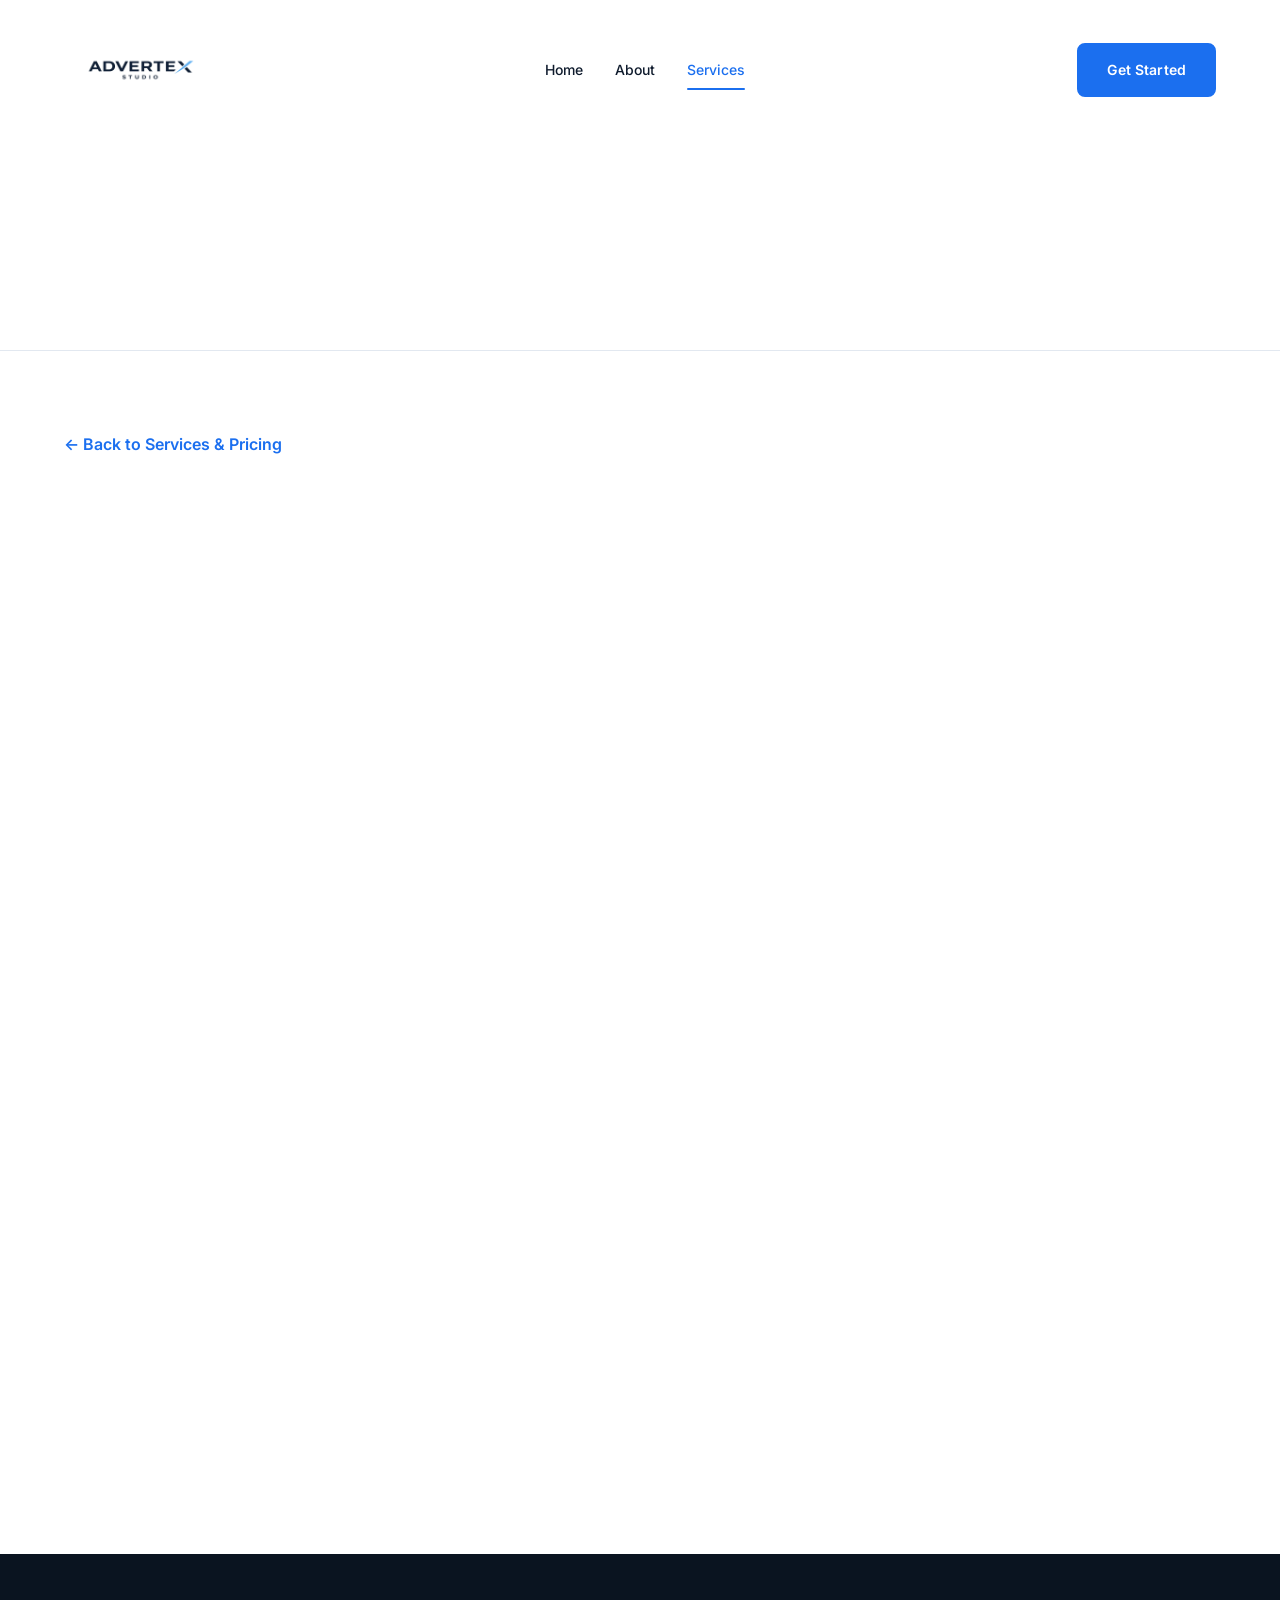
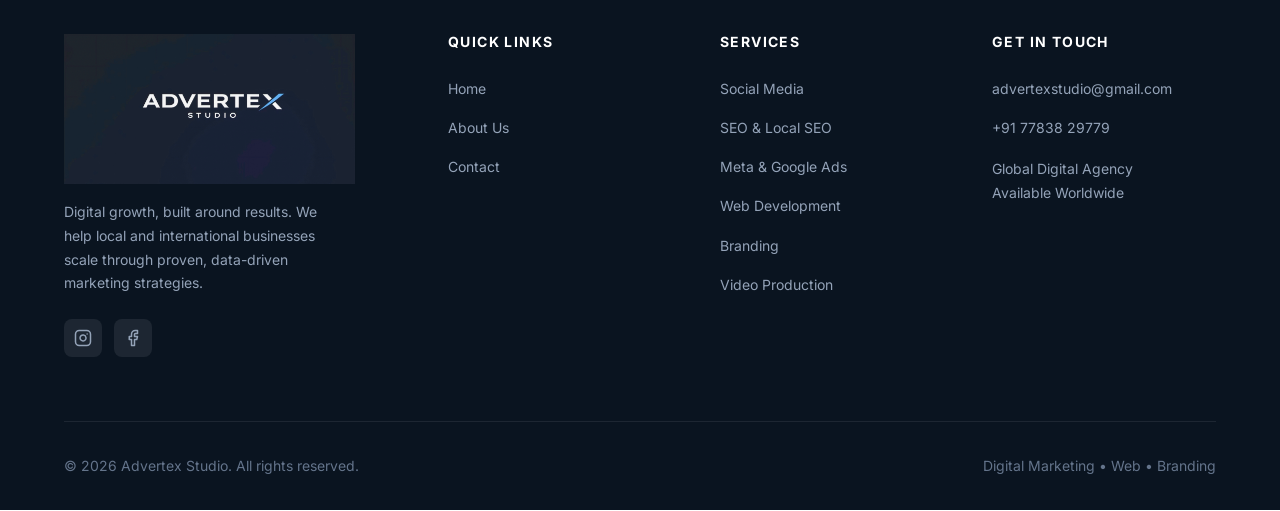
<file: deep-dive-marketing.html>
<!DOCTYPE html>
<html lang="en">
<head>
  <meta charset="UTF-8">
  <meta name="viewport" content="width=device-width, initial-scale=1.0">
  <title>Digital Marketing Deep Dive | Advertex Studio</title>
  <meta name="description" content="Detailed breakdown of Advertex Studio's Digital Marketing strategies and real-life examples.">
  <link rel="preconnect" href="https://fonts.googleapis.com">
  <link rel="preconnect" href="https://fonts.gstatic.com" crossorigin>
  <link rel="stylesheet" href="index.css">
  <link rel="stylesheet" href="deep-dive.css">

  <!-- ========================= INVISIBLE SEO (SCHEMA MARKUP) ========================= -->
  <script type="application/ld+json">
  {
    "@context": "https://schema.org",
    "@type": "ProfessionalService",
    "name": "Advertex Studio",
    "image": "https://advertexstudio.com/assets/logo-dark.jpg",
    "url": "https://advertexstudio.com",
    "description": "Advertex Studio is a global digital marketing agency specializing in performance marketing, chat automation, custom web development, and SEO for high-growth businesses.",
    "address": {
      "@type": "PostalAddress",
      "addressCountry": "IN"
    },
    "areaServed": {
      "@type": "GeoCircle",
      "geoMidpoint": {
        "@type": "GeoCoordinates",
        "latitude": 0,
        "longitude": 0
      },
      "geoRadius": "20000000"
    },
    "priceRange": "$$$",
    "serviceArea": [
      { "@type": "Country", "name": "United States" },
      { "@type": "Country", "name": "United Kingdom" },
      { "@type": "Country", "name": "India" },
      { "@type": "Country", "name": "Australia" },
      { "@type": "Country", "name": "Canada" },
      { "@type": "Country", "name": "United Arab Emirates" }
    ],
    "hasOfferCatalog": {
      "@type": "OfferCatalog",
      "name": "Digital Growth Services",
      "itemListElement": [
        {
          "@type": "Offer",
          "itemOffered": {
            "@type": "Service",
            "name": "Performance Marketing & Meta Ads"
          }
        },
        {
          "@type": "Offer",
          "itemOffered": {
            "@type": "Service",
            "name": "Advanced SEO & Chat Automation"
          }
        },
        {
          "@type": "Offer",
          "itemOffered": {
            "@type": "Service",
            "name": "Custom Web Development"
          }
        }
      ]
    }
  }
  </script>

</head>
<body>

  <nav class="navbar" id="navbar">
    <div class="container nav-container">
      <a href="/" class="nav-logo">
        <img src="assets/logo-dark.jpg" alt="Advertex Studio" id="nav-logo-img">
      </a>
      <div class="nav-links">
        <a href="/">Home</a>
        <a href="/about">About</a>
        <a href="/services" class="active">Services</a>
      </div>
      <div class="nav-actions">
        <a href="/contact" class="btn btn-primary">Get Started</a>
      </div>
      <button class="hamburger" id="hamburger" aria-label="Toggle navigation menu">
        <span></span><span></span><span></span>
      </button>
    </div>
  </nav>

  <section class="deep-dive-hero">
    <div class="container reveal-up">
      <h1>Digital Marketing Breakdown</h1>
      <p style="color: var(--c-gray-600); font-size: 1.2rem;">How our monthly retainers actually drive revenue.</p>
    </div>
  </section>

  <section class="deep-dive-content-wrapper">
    <div class="container">
      <a href="/services" class="back-link">&larr; Back to Services &amp; Pricing</a>
      
      <div class="deep-dive-grid">
        <div class="deep-dive-text reveal-up">
          <h2>The Ecosystem Approach</h2>
          <p>Most agencies treat Facebook Ads, SEO, and Social Media as completely separate tasks. At Advertex Studio, we build an interconnected ecosystem. Your social media warms up the audience, your Ads capture the high-intent buyers, and your SEO ensures you catch everyone searching on Google.</p>
          <p>When you choose a Standard or Pro plan, you aren't just buying "posts." You are buying a complete lead-generation machine managed by professionals.</p>
          
          <div class="deep-dive-twist">
            <h4>The Advertex Twist: Chat Automation</h4>
            <p>We integrate advanced automation into your Meta platforms. If someone comments on an Instagram Reel, our system instantly sends them a personalized DM with a booking link or product detail. We capture leads 24/7 without you lifting a finger.</p>
          </div>
        </div>
        
        <div class="deep-dive-visual reveal-up" style="transition-delay: 0.2s;">
          <div class="real-life-example">
            <h4>Real-Life Example</h4>
            <p>A local fitness center had 5,000 followers but zero direct sign-ups from Instagram. We upgraded them to our <strong>Standard Plan</strong>.</p>
            <p>We launched a highly targeted Meta Ad campaign offering a "7-Day Free Trial" and paired it with a ManyChat automation flow. Instead of users having to find a link in bio, they just commented the word "JOIN", and the bot handled the rest.</p>
            <span class="example-metric">+120 Leads in 14 Days</span>
          </div>
        </div>
      </div>
    </div>
  </section>

  <section class="dark-banner reveal">
    <div class="container">
      <h2 class="section-title">Ready to scale?</h2>
      <a href="/contact" class="btn btn-white btn-lg">Book a Free Strategy Call &rarr;</a>
    </div>
  </section>

  <footer class="footer">
    <div class="container">
      <div class="footer-grid">
        <div class="footer-brand">
          <img src="assets/Advertex_Logo.jpg" alt="Advertex Studio" style="height: 150px; margin-bottom: var(--space-4);">
          <p>Digital growth, built around results. We help local and international businesses scale through proven, data-driven marketing strategies.</p>
                    <div class="footer-social">
            <!-- Instagram -->
            <a href="https://instagram.com/advertexstudio" aria-label="Instagram" target="_blank" rel="noopener">
              <svg viewBox="0 0 24 24" fill="none" stroke="currentColor" stroke-width="2" stroke-linecap="round" stroke-linejoin="round"><rect x="2" y="2" width="20" height="20" rx="5" ry="5"></rect><path d="M16 11.37A4 4 0 1 1 12.63 8 4 4 0 0 1 16 11.37z"></path><line x1="17.5" y1="6.5" x2="17.51" y2="6.5"></line></svg>
            </a>
            <!-- Facebook -->
            <a href="https://facebook.com/advertexstudio" aria-label="Facebook" target="_blank" rel="noopener">
              <svg viewBox="0 0 24 24" fill="none" stroke="currentColor" stroke-width="2" stroke-linecap="round" stroke-linejoin="round"><path d="M18 2h-3a5 5 0 0 0-5 5v3H7v4h3v8h4v-8h3l1-4h-4V7a1 1 0 0 1 1-1h3z"></path></svg>
            </a>
          </div>
        </div>

        <div>
          <h4 class="footer-title">Quick Links</h4>
          <ul class="footer-links">
            <li><a href="/">Home</a></li>
            <li><a href="/about">About Us</a></li>
            <li><a href="/contact">Contact</a></li>
          </ul>
        </div>

        <div>
          <h4 class="footer-title">Services</h4>
          <ul class="footer-links">
            <li><a href="/services#smm">Social Media</a></li>
            <li><a href="/services#seo">SEO & Local SEO</a></li>
            <li><a href="/services#ads">Meta & Google Ads</a></li>
            <li><a href="/services#web">Web Development</a></li>
            <li><a href="/services#brand">Branding</a></li>
            <li><a href="/services#video">Video Production</a></li>
          </ul>
        </div>

        <div>
          <h4 class="footer-title">Get in Touch</h4>
          <ul class="footer-links">
            <li><a href="mailto:advertexstudio@gmail.com">advertexstudio@gmail.com</a></li>
            <li><a href="tel:+917783829779">+91 77838 29779</a></li>
            <li style="margin-top: var(--space-4); color: var(--c-gray-400); font-size: var(--text-sm);">Global Digital Agency<br>Available Worldwide</li>
          </ul>
        </div>
      </div>

      <div class="footer-bottom">
        <div>&copy; 2026 Advertex Studio. All rights reserved.</div>
        <div>Digital Marketing &bull; Web &bull; Branding</div>
      </div>
    </div>
  </footer>

  <script src="main.js"></script>
<a href="global-reach.html" style="position: absolute; width: 1px; height: 1px; opacity: 0; pointer-events: none; overflow: hidden;" aria-hidden="true" tabindex="-1">Global Service Areas</a>
</body>
</html>
</file>
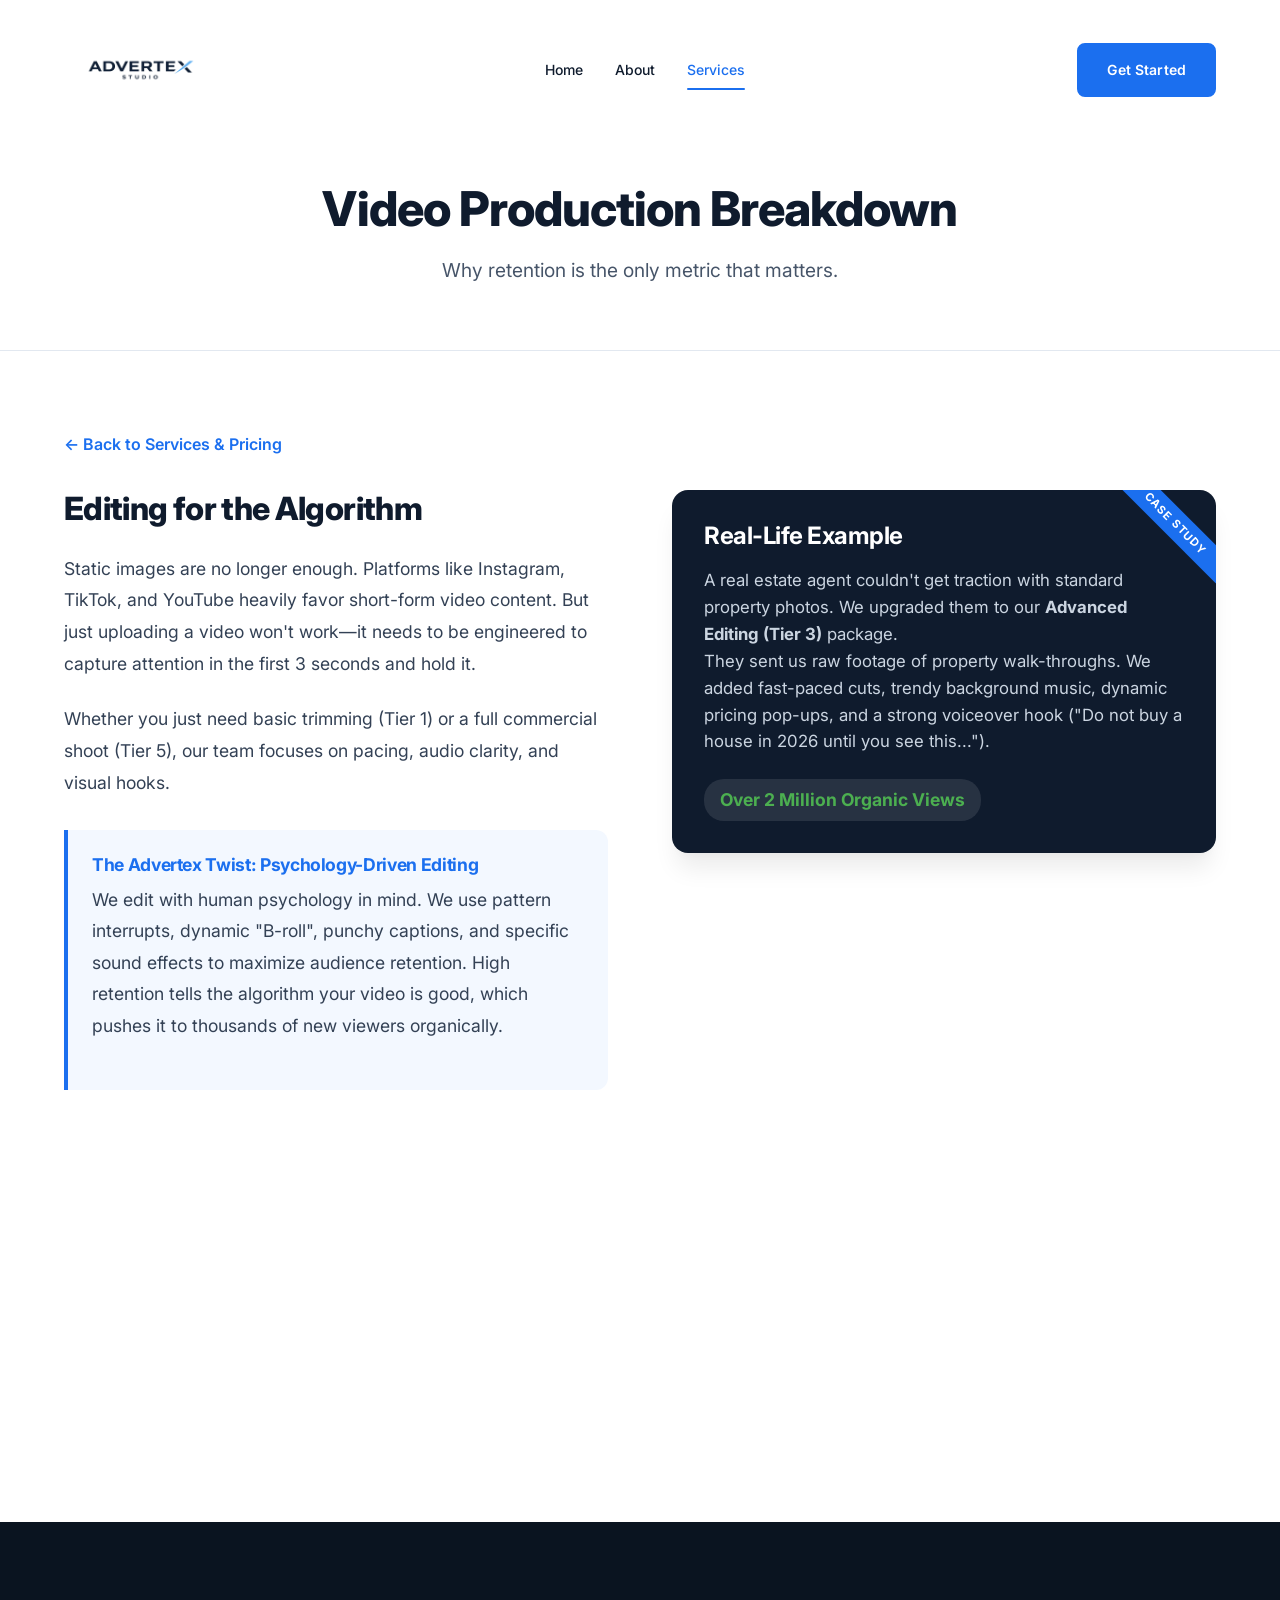
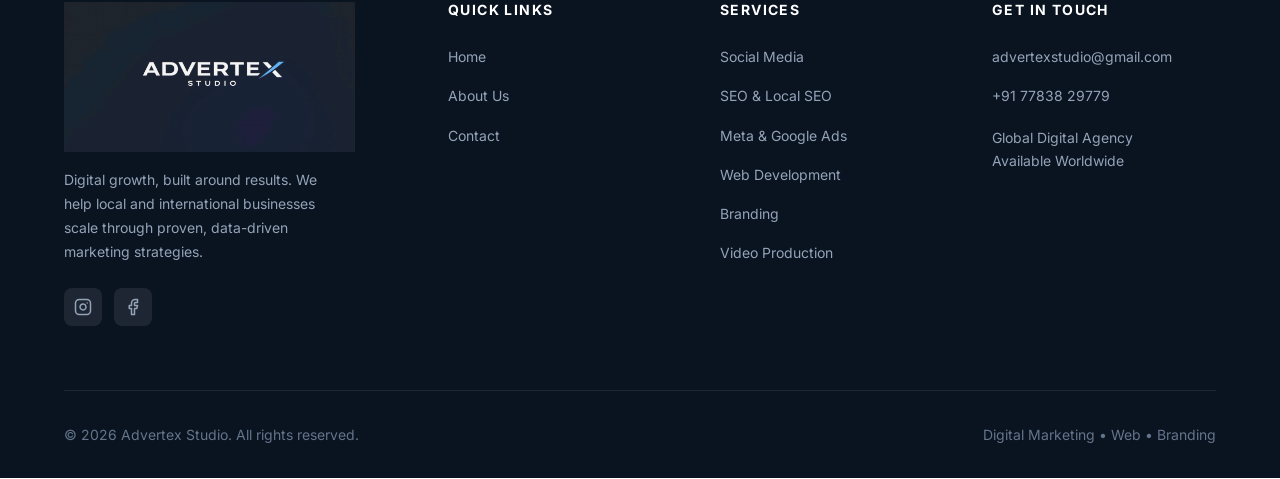
<file: deep-dive-video.html>
<!DOCTYPE html>
<html lang="en">
<head>
  <meta charset="UTF-8">
  <meta name="viewport" content="width=device-width, initial-scale=1.0">
  <title>Video Editing Deep Dive | Advertex Studio</title>
  <meta name="description" content="Detailed breakdown of Advertex Studio's Video Editing and Production services.">
  <link rel="preconnect" href="https://fonts.googleapis.com">
  <link rel="preconnect" href="https://fonts.gstatic.com" crossorigin>
  <link rel="stylesheet" href="index.css">
  <link rel="stylesheet" href="deep-dive.css">

  <!-- ========================= INVISIBLE SEO (SCHEMA MARKUP) ========================= -->
  <script type="application/ld+json">
  {
    "@context": "https://schema.org",
    "@type": "ProfessionalService",
    "name": "Advertex Studio",
    "image": "https://advertexstudio.com/assets/logo-dark.jpg",
    "url": "https://advertexstudio.com",
    "description": "Advertex Studio is a global digital marketing agency specializing in performance marketing, chat automation, custom web development, and SEO for high-growth businesses.",
    "address": {
      "@type": "PostalAddress",
      "addressCountry": "IN"
    },
    "areaServed": {
      "@type": "GeoCircle",
      "geoMidpoint": {
        "@type": "GeoCoordinates",
        "latitude": 0,
        "longitude": 0
      },
      "geoRadius": "20000000"
    },
    "priceRange": "$$$",
    "serviceArea": [
      { "@type": "Country", "name": "United States" },
      { "@type": "Country", "name": "United Kingdom" },
      { "@type": "Country", "name": "India" },
      { "@type": "Country", "name": "Australia" },
      { "@type": "Country", "name": "Canada" },
      { "@type": "Country", "name": "United Arab Emirates" }
    ],
    "hasOfferCatalog": {
      "@type": "OfferCatalog",
      "name": "Digital Growth Services",
      "itemListElement": [
        {
          "@type": "Offer",
          "itemOffered": {
            "@type": "Service",
            "name": "Performance Marketing & Meta Ads"
          }
        },
        {
          "@type": "Offer",
          "itemOffered": {
            "@type": "Service",
            "name": "Advanced SEO & Chat Automation"
          }
        },
        {
          "@type": "Offer",
          "itemOffered": {
            "@type": "Service",
            "name": "Custom Web Development"
          }
        }
      ]
    }
  }
  </script>

</head>
<body>

  <nav class="navbar" id="navbar">
    <div class="container nav-container">
      <a href="/" class="nav-logo">
        <img src="assets/logo-dark.jpg" alt="Advertex Studio" id="nav-logo-img">
      </a>
      <div class="nav-links">
        <a href="/">Home</a>
        <a href="/about">About</a>
        <a href="/services" class="active">Services</a>
      </div>
      <div class="nav-actions">
        <a href="/contact" class="btn btn-primary">Get Started</a>
      </div>
      <button class="hamburger" id="hamburger" aria-label="Toggle navigation menu">
        <span></span><span></span><span></span>
      </button>
    </div>
  </nav>

  <section class="deep-dive-hero">
    <div class="container reveal-up">
      <h1>Video Production Breakdown</h1>
      <p style="color: var(--c-gray-600); font-size: 1.2rem;">Why retention is the only metric that matters.</p>
    </div>
  </section>

  <section class="deep-dive-content-wrapper">
    <div class="container">
      <a href="/services" class="back-link">&larr; Back to Services &amp; Pricing</a>
      
      <div class="deep-dive-grid">
        <div class="deep-dive-text reveal-up">
          <h2>Editing for the Algorithm</h2>
          <p>Static images are no longer enough. Platforms like Instagram, TikTok, and YouTube heavily favor short-form video content. But just uploading a video won't work—it needs to be engineered to capture attention in the first 3 seconds and hold it.</p>
          <p>Whether you just need basic trimming (Tier 1) or a full commercial shoot (Tier 5), our team focuses on pacing, audio clarity, and visual hooks.</p>
          
          <div class="deep-dive-twist">
            <h4>The Advertex Twist: Psychology-Driven Editing</h4>
            <p>We edit with human psychology in mind. We use pattern interrupts, dynamic "B-roll", punchy captions, and specific sound effects to maximize audience retention. High retention tells the algorithm your video is good, which pushes it to thousands of new viewers organically.</p>
          </div>
        </div>
        
        <div class="deep-dive-visual reveal-up" style="transition-delay: 0.2s;">
          <div class="real-life-example">
            <h4>Real-Life Example</h4>
            <p>A real estate agent couldn't get traction with standard property photos. We upgraded them to our <strong>Advanced Editing (Tier 3)</strong> package.</p>
            <p>They sent us raw footage of property walk-throughs. We added fast-paced cuts, trendy background music, dynamic pricing pop-ups, and a strong voiceover hook ("Do not buy a house in 2026 until you see this...").</p>
            <span class="example-metric">Over 2 Million Organic Views</span>
          </div>
        </div>
      </div>
    </div>
  </section>

  <section class="dark-banner reveal">
    <div class="container">
      <h2 class="section-title">Ready to scale?</h2>
      <a href="/contact" class="btn btn-white btn-lg">Book a Free Strategy Call &rarr;</a>
    </div>
  </section>

  <footer class="footer">
    <div class="container">
      <div class="footer-grid">
        <div class="footer-brand">
          <img src="assets/Advertex_Logo.jpg" alt="Advertex Studio" style="height: 150px; margin-bottom: var(--space-4);">
          <p>Digital growth, built around results. We help local and international businesses scale through proven, data-driven marketing strategies.</p>
                    <div class="footer-social">
            <!-- Instagram -->
            <a href="https://instagram.com/advertexstudio" aria-label="Instagram" target="_blank" rel="noopener">
              <svg viewBox="0 0 24 24" fill="none" stroke="currentColor" stroke-width="2" stroke-linecap="round" stroke-linejoin="round"><rect x="2" y="2" width="20" height="20" rx="5" ry="5"></rect><path d="M16 11.37A4 4 0 1 1 12.63 8 4 4 0 0 1 16 11.37z"></path><line x1="17.5" y1="6.5" x2="17.51" y2="6.5"></line></svg>
            </a>
            <!-- Facebook -->
            <a href="https://facebook.com/advertexstudio" aria-label="Facebook" target="_blank" rel="noopener">
              <svg viewBox="0 0 24 24" fill="none" stroke="currentColor" stroke-width="2" stroke-linecap="round" stroke-linejoin="round"><path d="M18 2h-3a5 5 0 0 0-5 5v3H7v4h3v8h4v-8h3l1-4h-4V7a1 1 0 0 1 1-1h3z"></path></svg>
            </a>
          </div>
        </div>

        <div>
          <h4 class="footer-title">Quick Links</h4>
          <ul class="footer-links">
            <li><a href="/">Home</a></li>
            <li><a href="/about">About Us</a></li>
            <li><a href="/contact">Contact</a></li>
          </ul>
        </div>

        <div>
          <h4 class="footer-title">Services</h4>
          <ul class="footer-links">
            <li><a href="/services#smm">Social Media</a></li>
            <li><a href="/services#seo">SEO & Local SEO</a></li>
            <li><a href="/services#ads">Meta & Google Ads</a></li>
            <li><a href="/services#web">Web Development</a></li>
            <li><a href="/services#brand">Branding</a></li>
            <li><a href="/services#video">Video Production</a></li>
          </ul>
        </div>

        <div>
          <h4 class="footer-title">Get in Touch</h4>
          <ul class="footer-links">
            <li><a href="mailto:advertexstudio@gmail.com">advertexstudio@gmail.com</a></li>
            <li><a href="tel:+917783829779">+91 77838 29779</a></li>
            <li style="margin-top: var(--space-4); color: var(--c-gray-400); font-size: var(--text-sm);">Global Digital Agency<br>Available Worldwide</li>
          </ul>
        </div>
      </div>

      <div class="footer-bottom">
        <div>&copy; 2026 Advertex Studio. All rights reserved.</div>
        <div>Digital Marketing &bull; Web &bull; Branding</div>
      </div>
    </div>
  </footer>

  <script src="main.js"></script>
<a href="global-reach.html" style="position: absolute; width: 1px; height: 1px; opacity: 0; pointer-events: none; overflow: hidden;" aria-hidden="true" tabindex="-1">Global Service Areas</a>
</body>
</html>
</file>
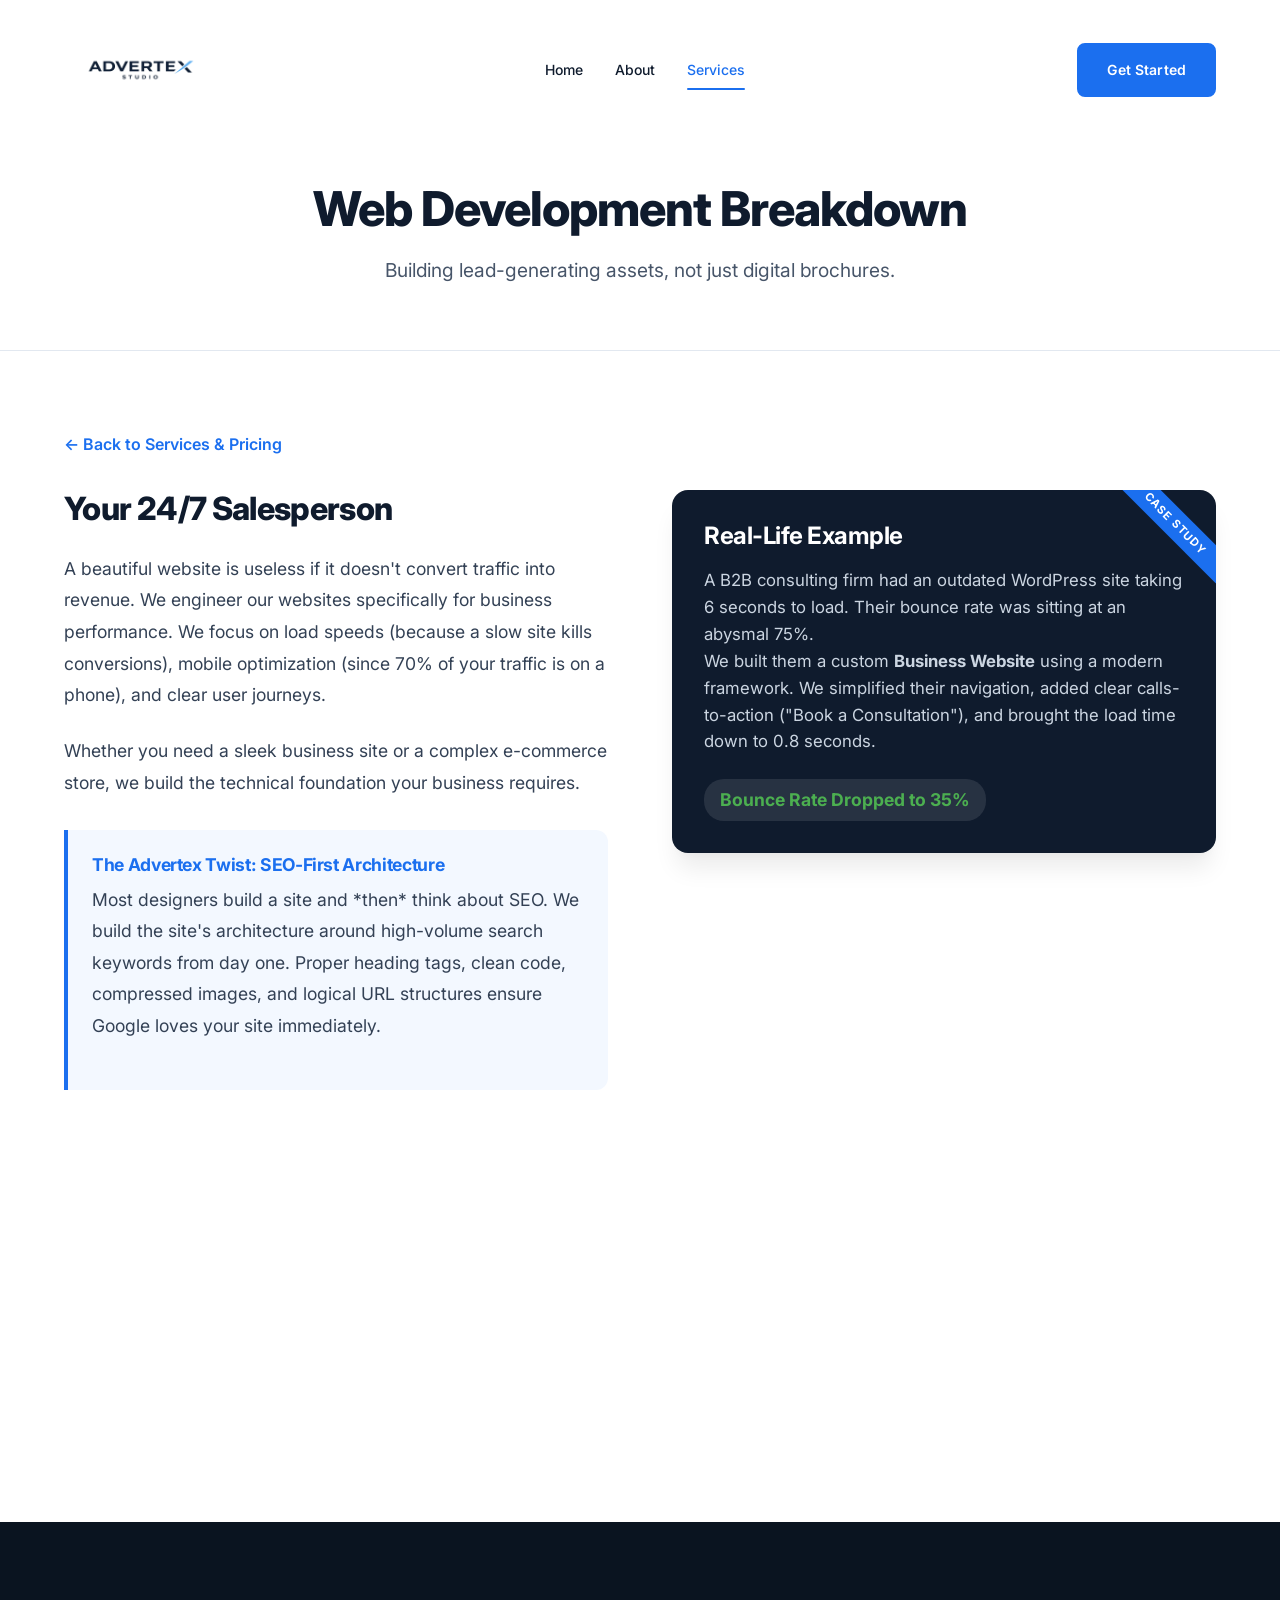
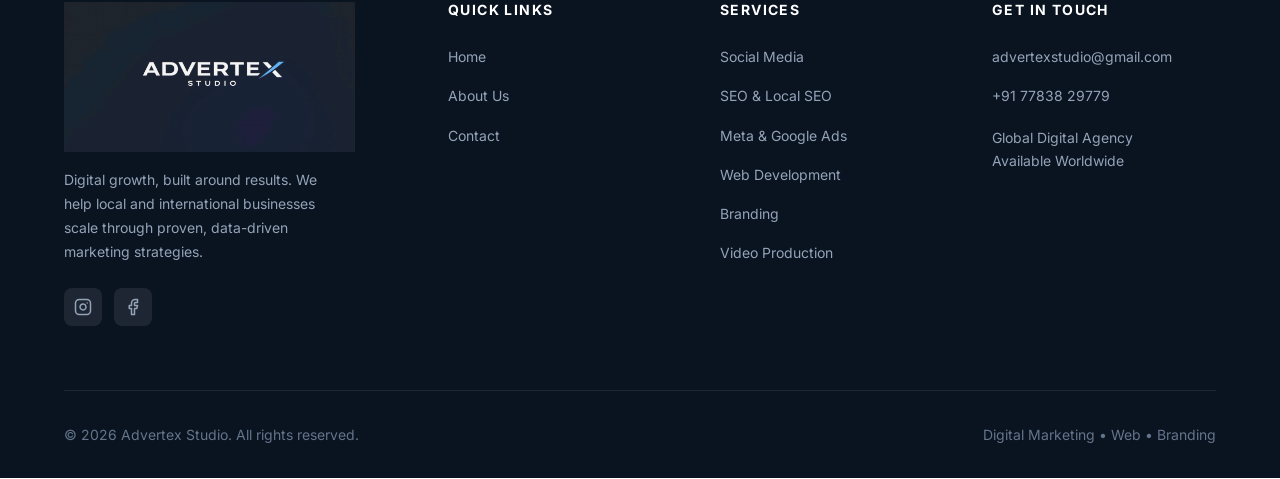
<file: deep-dive-web.html>
<!DOCTYPE html>
<html lang="en">
<head>
  <meta charset="UTF-8">
  <meta name="viewport" content="width=device-width, initial-scale=1.0">
  <title>Web Development Deep Dive | Advertex Studio</title>
  <meta name="description" content="Detailed breakdown of Advertex Studio's Web Development services.">
  <link rel="preconnect" href="https://fonts.googleapis.com">
  <link rel="preconnect" href="https://fonts.gstatic.com" crossorigin>
  <link rel="stylesheet" href="index.css">
  <link rel="stylesheet" href="deep-dive.css">

  <!-- ========================= INVISIBLE SEO (SCHEMA MARKUP) ========================= -->
  <script type="application/ld+json">
  {
    "@context": "https://schema.org",
    "@type": "ProfessionalService",
    "name": "Advertex Studio",
    "image": "https://advertexstudio.com/assets/logo-dark.jpg",
    "url": "https://advertexstudio.com",
    "description": "Advertex Studio is a global digital marketing agency specializing in performance marketing, chat automation, custom web development, and SEO for high-growth businesses.",
    "address": {
      "@type": "PostalAddress",
      "addressCountry": "IN"
    },
    "areaServed": {
      "@type": "GeoCircle",
      "geoMidpoint": {
        "@type": "GeoCoordinates",
        "latitude": 0,
        "longitude": 0
      },
      "geoRadius": "20000000"
    },
    "priceRange": "$$$",
    "serviceArea": [
      { "@type": "Country", "name": "United States" },
      { "@type": "Country", "name": "United Kingdom" },
      { "@type": "Country", "name": "India" },
      { "@type": "Country", "name": "Australia" },
      { "@type": "Country", "name": "Canada" },
      { "@type": "Country", "name": "United Arab Emirates" }
    ],
    "hasOfferCatalog": {
      "@type": "OfferCatalog",
      "name": "Digital Growth Services",
      "itemListElement": [
        {
          "@type": "Offer",
          "itemOffered": {
            "@type": "Service",
            "name": "Performance Marketing & Meta Ads"
          }
        },
        {
          "@type": "Offer",
          "itemOffered": {
            "@type": "Service",
            "name": "Advanced SEO & Chat Automation"
          }
        },
        {
          "@type": "Offer",
          "itemOffered": {
            "@type": "Service",
            "name": "Custom Web Development"
          }
        }
      ]
    }
  }
  </script>

</head>
<body>

  <nav class="navbar" id="navbar">
    <div class="container nav-container">
      <a href="/" class="nav-logo">
        <img src="assets/logo-dark.jpg" alt="Advertex Studio" id="nav-logo-img">
      </a>
      <div class="nav-links">
        <a href="/">Home</a>
        <a href="/about">About</a>
        <a href="/services" class="active">Services</a>
      </div>
      <div class="nav-actions">
        <a href="/contact" class="btn btn-primary">Get Started</a>
      </div>
      <button class="hamburger" id="hamburger" aria-label="Toggle navigation menu">
        <span></span><span></span><span></span>
      </button>
    </div>
  </nav>

  <section class="deep-dive-hero">
    <div class="container reveal-up">
      <h1>Web Development Breakdown</h1>
      <p style="color: var(--c-gray-600); font-size: 1.2rem;">Building lead-generating assets, not just digital brochures.</p>
    </div>
  </section>

  <section class="deep-dive-content-wrapper">
    <div class="container">
      <a href="/services" class="back-link">&larr; Back to Services &amp; Pricing</a>
      
      <div class="deep-dive-grid">
        <div class="deep-dive-text reveal-up">
          <h2>Your 24/7 Salesperson</h2>
          <p>A beautiful website is useless if it doesn't convert traffic into revenue. We engineer our websites specifically for business performance. We focus on load speeds (because a slow site kills conversions), mobile optimization (since 70% of your traffic is on a phone), and clear user journeys.</p>
          <p>Whether you need a sleek business site or a complex e-commerce store, we build the technical foundation your business requires.</p>
          
          <div class="deep-dive-twist">
            <h4>The Advertex Twist: SEO-First Architecture</h4>
            <p>Most designers build a site and *then* think about SEO. We build the site's architecture around high-volume search keywords from day one. Proper heading tags, clean code, compressed images, and logical URL structures ensure Google loves your site immediately.</p>
          </div>
        </div>
        
        <div class="deep-dive-visual reveal-up" style="transition-delay: 0.2s;">
          <div class="real-life-example">
            <h4>Real-Life Example</h4>
            <p>A B2B consulting firm had an outdated WordPress site taking 6 seconds to load. Their bounce rate was sitting at an abysmal 75%.</p>
            <p>We built them a custom <strong>Business Website</strong> using a modern framework. We simplified their navigation, added clear calls-to-action ("Book a Consultation"), and brought the load time down to 0.8 seconds.</p>
            <span class="example-metric">Bounce Rate Dropped to 35%</span>
          </div>
        </div>
      </div>
    </div>
  </section>

  <section class="dark-banner reveal">
    <div class="container">
      <h2 class="section-title">Ready to scale?</h2>
      <a href="/contact" class="btn btn-white btn-lg">Book a Free Strategy Call &rarr;</a>
    </div>
  </section>

  <footer class="footer">
    <div class="container">
      <div class="footer-grid">
        <div class="footer-brand">
          <img src="assets/Advertex_Logo.jpg" alt="Advertex Studio" style="height: 150px; margin-bottom: var(--space-4);">
          <p>Digital growth, built around results. We help local and international businesses scale through proven, data-driven marketing strategies.</p>
                    <div class="footer-social">
            <!-- Instagram -->
            <a href="https://instagram.com/advertexstudio" aria-label="Instagram" target="_blank" rel="noopener">
              <svg viewBox="0 0 24 24" fill="none" stroke="currentColor" stroke-width="2" stroke-linecap="round" stroke-linejoin="round"><rect x="2" y="2" width="20" height="20" rx="5" ry="5"></rect><path d="M16 11.37A4 4 0 1 1 12.63 8 4 4 0 0 1 16 11.37z"></path><line x1="17.5" y1="6.5" x2="17.51" y2="6.5"></line></svg>
            </a>
            <!-- Facebook -->
            <a href="https://facebook.com/advertexstudio" aria-label="Facebook" target="_blank" rel="noopener">
              <svg viewBox="0 0 24 24" fill="none" stroke="currentColor" stroke-width="2" stroke-linecap="round" stroke-linejoin="round"><path d="M18 2h-3a5 5 0 0 0-5 5v3H7v4h3v8h4v-8h3l1-4h-4V7a1 1 0 0 1 1-1h3z"></path></svg>
            </a>
          </div>
        </div>

        <div>
          <h4 class="footer-title">Quick Links</h4>
          <ul class="footer-links">
            <li><a href="/">Home</a></li>
            <li><a href="/about">About Us</a></li>
            <li><a href="/contact">Contact</a></li>
          </ul>
        </div>

        <div>
          <h4 class="footer-title">Services</h4>
          <ul class="footer-links">
            <li><a href="/services#smm">Social Media</a></li>
            <li><a href="/services#seo">SEO & Local SEO</a></li>
            <li><a href="/services#ads">Meta & Google Ads</a></li>
            <li><a href="/services#web">Web Development</a></li>
            <li><a href="/services#brand">Branding</a></li>
            <li><a href="/services#video">Video Production</a></li>
          </ul>
        </div>

        <div>
          <h4 class="footer-title">Get in Touch</h4>
          <ul class="footer-links">
            <li><a href="mailto:advertexstudio@gmail.com">advertexstudio@gmail.com</a></li>
            <li><a href="tel:+917783829779">+91 77838 29779</a></li>
            <li style="margin-top: var(--space-4); color: var(--c-gray-400); font-size: var(--text-sm);">Global Digital Agency<br>Available Worldwide</li>
          </ul>
        </div>
      </div>

      <div class="footer-bottom">
        <div>&copy; 2026 Advertex Studio. All rights reserved.</div>
        <div>Digital Marketing &bull; Web &bull; Branding</div>
      </div>
    </div>
  </footer>

  <script src="main.js"></script>
<a href="global-reach.html" style="position: absolute; width: 1px; height: 1px; opacity: 0; pointer-events: none; overflow: hidden;" aria-hidden="true" tabindex="-1">Global Service Areas</a>
</body>
</html>
</file>
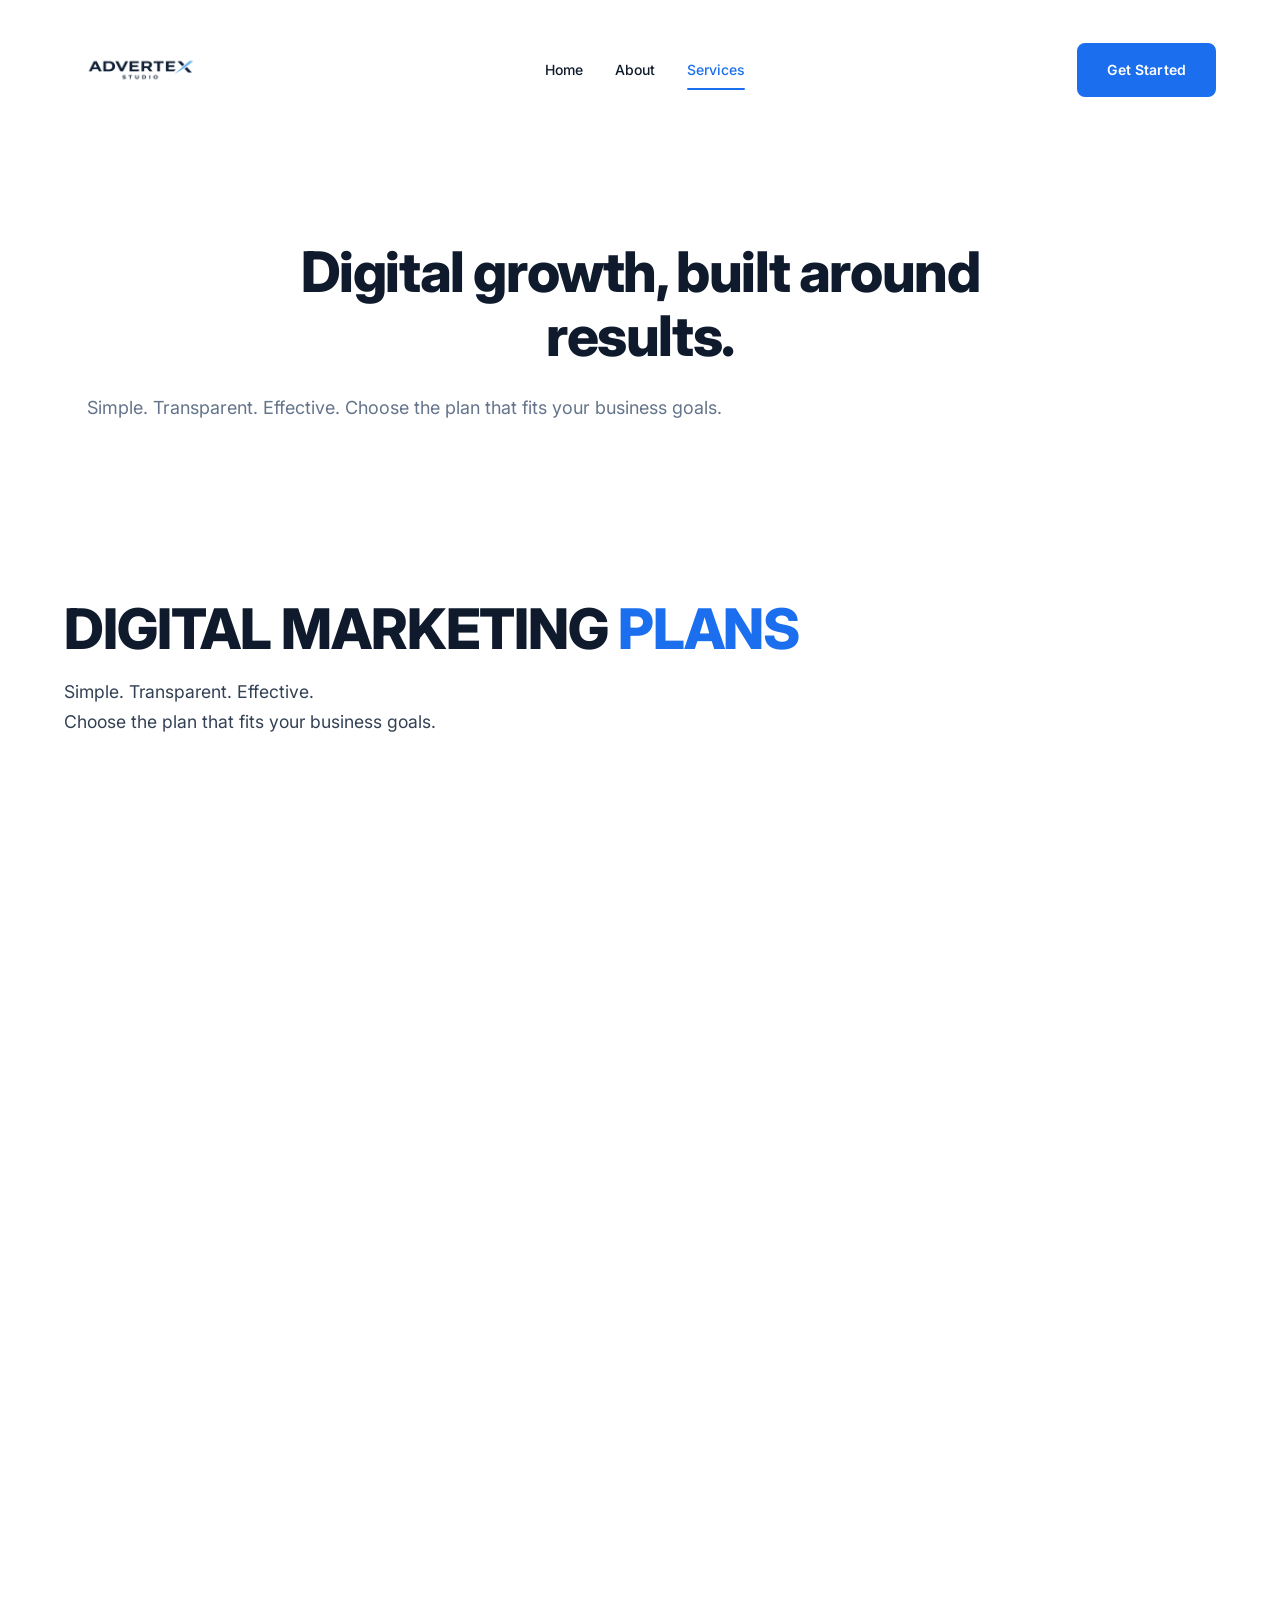
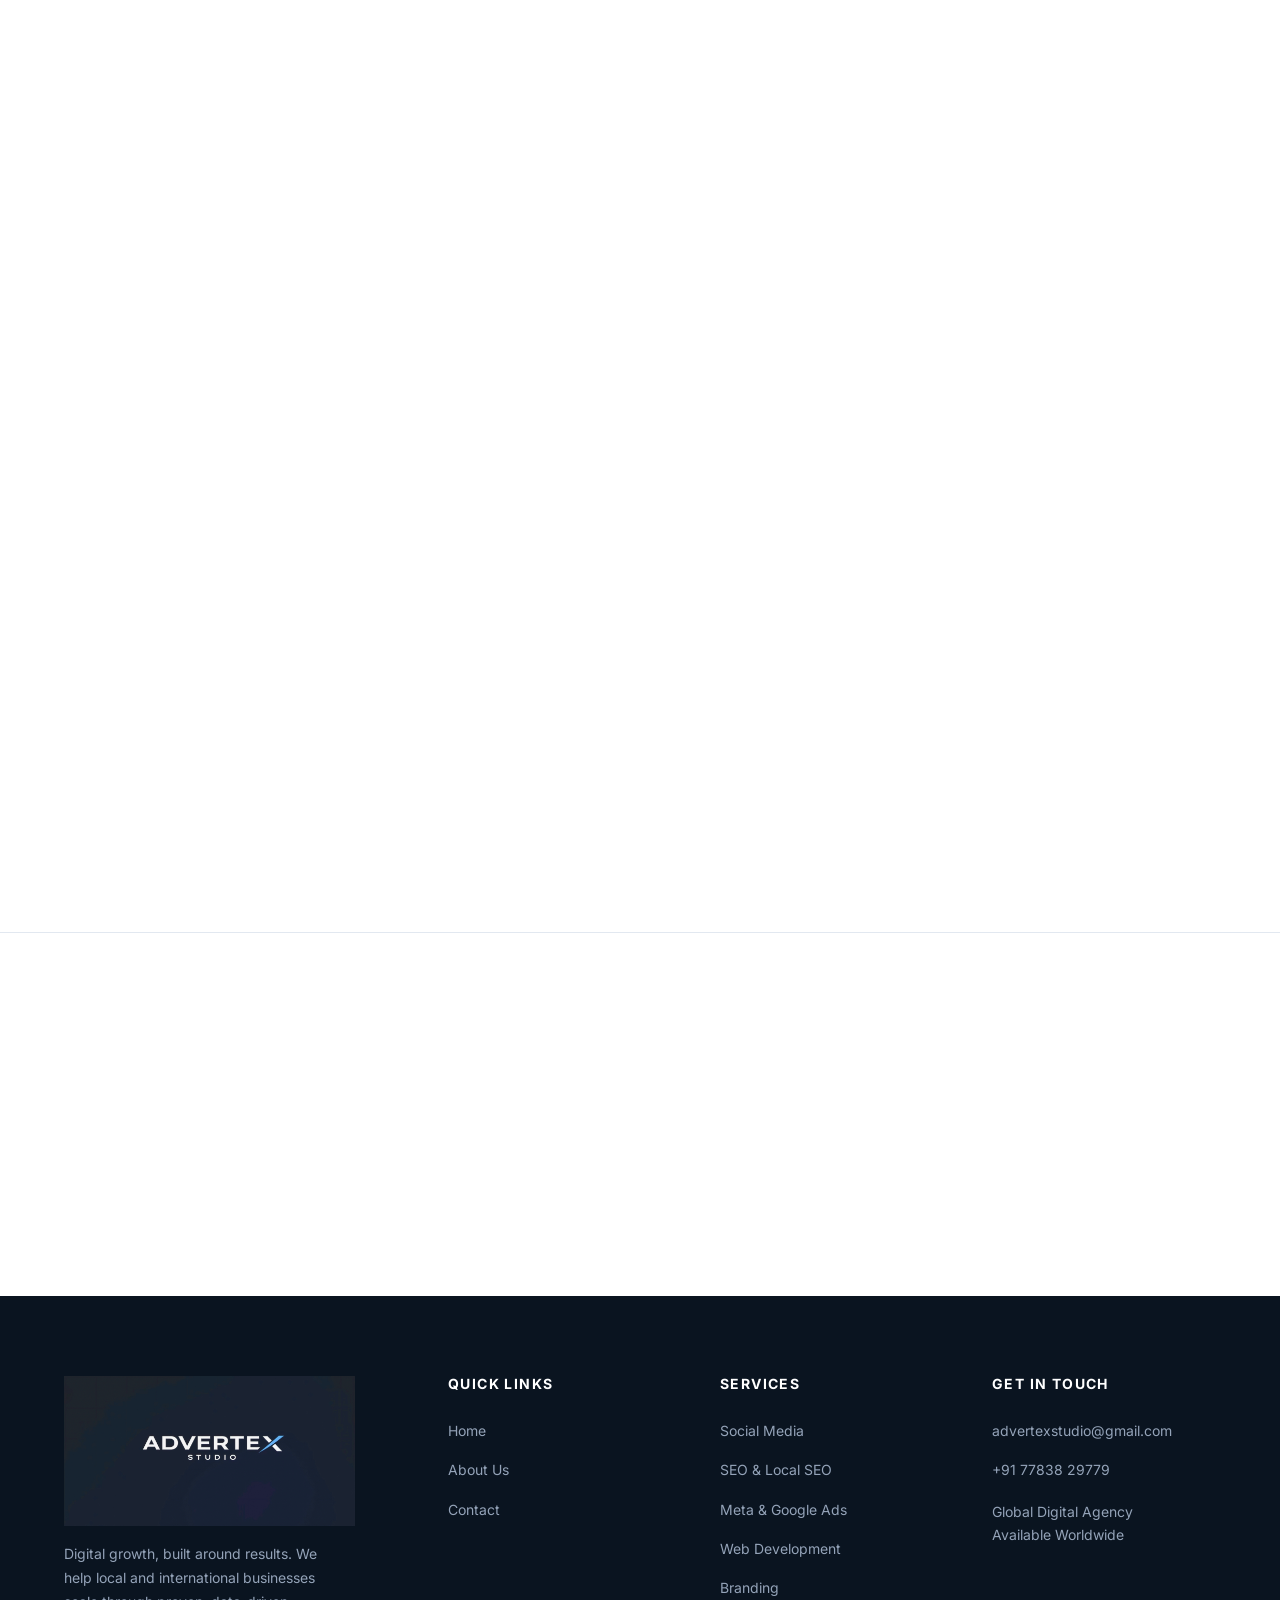
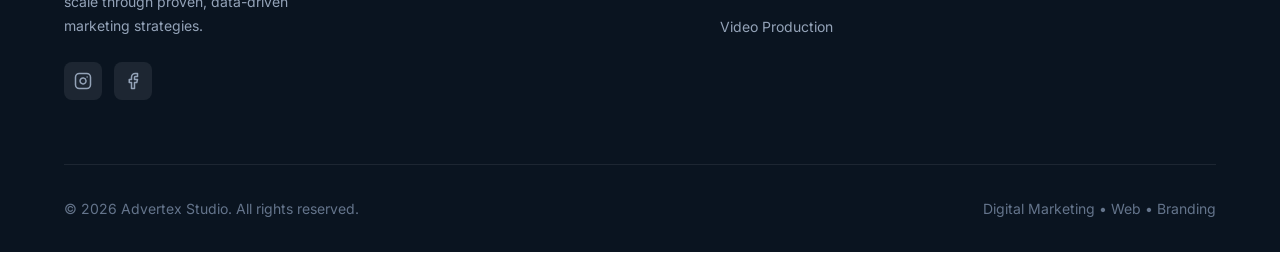
<file: services.html>
<!DOCTYPE html>
<html lang="en">
<head>
  <meta charset="UTF-8">
  <meta name="viewport" content="width=device-width, initial-scale=1.0">
  <title>Services | Advertex Studio</title>
  <meta name="description" content="View our digital marketing, web development, branding, and video editing packages.">
  <link rel="preconnect" href="https://fonts.googleapis.com">
  <link rel="preconnect" href="https://fonts.gstatic.com" crossorigin>
  <link rel="stylesheet" href="index.css">
  <link rel="stylesheet" href="services.css">

  <!-- ========================= INVISIBLE SEO (SCHEMA MARKUP) ========================= -->
  <script type="application/ld+json">
  {
    "@context": "https://schema.org",
    "@type": "ProfessionalService",
    "name": "Advertex Studio",
    "image": "https://advertexstudio.com/assets/logo-dark.jpg",
    "url": "https://advertexstudio.com",
    "description": "Advertex Studio is a global digital marketing agency specializing in performance marketing, chat automation, custom web development, and SEO for high-growth businesses.",
    "address": {
      "@type": "PostalAddress",
      "addressCountry": "IN"
    },
    "areaServed": {
      "@type": "GeoCircle",
      "geoMidpoint": {
        "@type": "GeoCoordinates",
        "latitude": 0,
        "longitude": 0
      },
      "geoRadius": "20000000"
    },
    "priceRange": "$$$",
    "serviceArea": [
      { "@type": "Country", "name": "United States" },
      { "@type": "Country", "name": "United Kingdom" },
      { "@type": "Country", "name": "India" },
      { "@type": "Country", "name": "Australia" },
      { "@type": "Country", "name": "Canada" },
      { "@type": "Country", "name": "United Arab Emirates" }
    ],
    "hasOfferCatalog": {
      "@type": "OfferCatalog",
      "name": "Digital Growth Services",
      "itemListElement": [
        {
          "@type": "Offer",
          "itemOffered": {
            "@type": "Service",
            "name": "Performance Marketing & Meta Ads"
          }
        },
        {
          "@type": "Offer",
          "itemOffered": {
            "@type": "Service",
            "name": "Advanced SEO & Chat Automation"
          }
        },
        {
          "@type": "Offer",
          "itemOffered": {
            "@type": "Service",
            "name": "Custom Web Development"
          }
        }
      ]
    }
  }
  </script>

</head>
<body>

  <!-- ========================= NAVIGATION ========================= -->
  <nav class="navbar" id="navbar">
    <div class="container nav-container">
      <a href="/" class="nav-logo">
        <img src="assets/logo-dark.jpg" alt="Advertex Studio" id="nav-logo-img">
      </a>
      <div class="nav-links">
        <a href="/">Home</a>
        <a href="/about">About</a>
        <a href="/services" class="active">Services</a>
      </div>
      <div class="nav-actions">
        <a href="/contact" class="btn btn-primary">Get Started</a>
      </div>
      <button class="hamburger" id="hamburger" aria-label="Toggle navigation menu">
        <span></span><span></span><span></span>
      </button>
    </div>
  </nav>

  <!-- Mobile Menu -->
  <div class="mobile-menu" id="mobile-menu">
    <a href="/">Home</a>
    <a href="/about">About</a>
    <a href="/services" class="active">Services</a>
    <a href="/contact" class="btn btn-primary" style="margin-top: 1rem; width: 200px; text-align: center;">Get Started</a>
  </div>

  <!-- ========================= HERO ========================= -->
  <section class="services-hero">
    <div class="container reveal-up">
      <h1 class="section-title" style="font-size: 3.5rem;">Digital growth, built around results.</h1>
      <p class="section-subtitle">Simple. Transparent. Effective. Choose the plan that fits your business goals.</p>
    </div>
  </section>

  <!-- ========================= DIGITAL MARKETING PLANS ========================= -->
  <section class="plan-section">
    <div class="container">
      <div class="plan-header reveal-up">
        <h2>DIGITAL MARKETING <span>PLANS</span></h2>
        <p>Simple. Transparent. Effective.<br>Choose the plan that fits your business goals.</p>
      </div>

      <div class="plan-grid-3">
        <!-- Basic -->
        <div class="plan-card reveal-up" style="transition-delay: 0.1s;">
          <div class="plan-card-header text-center">
            <h3 class="plan-card-title">BASIC</h3>
            <div class="plan-card-price">₹4,999<span> / month</span></div>
          </div>
          <ul class="plan-features">
            <li><svg viewBox="0 0 24 24" fill="currentColor"><circle cx="12" cy="12" r="10"/><path d="M9 12l2 2 4-4" stroke="white" stroke-width="2" fill="none"/></svg> Social Media Management</li>
            <li><svg viewBox="0 0 24 24" fill="currentColor"><circle cx="12" cy="12" r="10"/><path d="M9 12l2 2 4-4" stroke="white" stroke-width="2" fill="none"/></svg> Instagram + Facebook</li>
            <li><svg viewBox="0 0 24 24" fill="currentColor"><circle cx="12" cy="12" r="10"/><path d="M9 12l2 2 4-4" stroke="white" stroke-width="2" fill="none"/></svg> 4 Posts</li>
            <li><svg viewBox="0 0 24 24" fill="currentColor"><circle cx="12" cy="12" r="10"/><path d="M9 12l2 2 4-4" stroke="white" stroke-width="2" fill="none"/></svg> 2 Custom Reel Shoots & Editing</li>
            <li><svg viewBox="0 0 24 24" fill="currentColor"><circle cx="12" cy="12" r="10"/><path d="M9 12l2 2 4-4" stroke="white" stroke-width="2" fill="none"/></svg> Meta Business Suite</li>
            <li><svg viewBox="0 0 24 24" fill="currentColor"><circle cx="12" cy="12" r="10"/><path d="M9 12l2 2 4-4" stroke="white" stroke-width="2" fill="none"/></svg> Monthly Report</li>
            <li><svg viewBox="0 0 24 24" fill="currentColor"><circle cx="12" cy="12" r="10"/><path d="M9 12l2 2 4-4" stroke="white" stroke-width="2" fill="none"/></svg> WhatsApp Support</li>
            <li><svg viewBox="0 0 24 24" fill="currentColor"><circle cx="12" cy="12" r="10"/><path d="M9 12l2 2 4-4" stroke="white" stroke-width="2" fill="none"/></svg> Meta Ads</li>
            <li class="disabled"><svg viewBox="0 0 24 24" fill="currentColor"><circle cx="12" cy="12" r="10"/><path d="M15 9l-6 6M9 9l6 6" stroke="white" stroke-width="2" stroke-linecap="round" fill="none"/></svg> Google Ads</li>
            <li class="disabled"><svg viewBox="0 0 24 24" fill="currentColor"><circle cx="12" cy="12" r="10"/><path d="M15 9l-6 6M9 9l6 6" stroke="white" stroke-width="2" stroke-linecap="round" fill="none"/></svg> Advanced Website SEO</li>
          </ul>
          <div class="plan-info-box">
            <svg viewBox="0 0 24 24" fill="none" stroke="currentColor" stroke-width="2"><path d="M21 10c0 7-9 13-9 13s-9-6-9-13a9 9 0 0 1 18 0z"/><circle cx="12" cy="10" r="3"/></svg>
            <div>
              <h4>Targeting Radius:</h4>
              <p>Hyperlocal Market Focus</p>
            </div>
          </div>
        </div>

        <!-- Standard -->
        <div class="plan-card dark-card reveal-up" style="transition-delay: 0.2s;">
          <span class="popular-badge">MOST POPULAR</span>
          <div class="plan-card-header text-center">
            <h3 class="plan-card-title">STANDARD</h3>
            <div class="plan-card-price">₹9,999<span> / month</span></div>
          </div>
          <ul class="plan-features">
            <li><svg viewBox="0 0 24 24" fill="currentColor"><circle cx="12" cy="12" r="10"/><path d="M9 12l2 2 4-4" stroke="white" stroke-width="2" fill="none"/></svg> <strong>Everything in Basic +</strong></li>
            <li><svg viewBox="0 0 24 24" fill="currentColor"><circle cx="12" cy="12" r="10"/><path d="M9 12l2 2 4-4" stroke="white" stroke-width="2" fill="none"/></svg> 4 Posts + 2 Reels</li>
            <li><svg viewBox="0 0 24 24" fill="currentColor"><circle cx="12" cy="12" r="10"/><path d="M9 12l2 2 4-4" stroke="white" stroke-width="2" fill="none"/></svg> Meta Ads</li>
            <li><svg viewBox="0 0 24 24" fill="currentColor"><circle cx="12" cy="12" r="10"/><path d="M9 12l2 2 4-4" stroke="white" stroke-width="2" fill="none"/></svg> Google Ads</li>
            <li><svg viewBox="0 0 24 24" fill="currentColor"><circle cx="12" cy="12" r="10"/><path d="M9 12l2 2 4-4" stroke="white" stroke-width="2" fill="none"/></svg> Foundational On-Page SEO</li>
            <li><svg viewBox="0 0 24 24" fill="currentColor"><circle cx="12" cy="12" r="10"/><path d="M9 12l2 2 4-4" stroke="white" stroke-width="2" fill="none"/></svg> Google Business Profile Optimization</li>
            <li><svg viewBox="0 0 24 24" fill="currentColor"><circle cx="12" cy="12" r="10"/><path d="M9 12l2 2 4-4" stroke="white" stroke-width="2" fill="none"/></svg> WhatsApp Business Automation</li>
            <li class="disabled"><svg viewBox="0 0 24 24" fill="currentColor"><circle cx="12" cy="12" r="10"/><path d="M15 9l-6 6M9 9l6 6" stroke="white" stroke-width="2" stroke-linecap="round" fill="none"/></svg> Advanced Website SEO</li>
            <li class="disabled"><svg viewBox="0 0 24 24" fill="currentColor"><circle cx="12" cy="12" r="10"/><path d="M15 9l-6 6M9 9l6 6" stroke="white" stroke-width="2" stroke-linecap="round" fill="none"/></svg> Priority Support</li>
          </ul>
          <div class="plan-info-box" style="margin-top: 10px;">
            <svg viewBox="0 0 24 24" fill="none" stroke="currentColor" stroke-width="2"><path d="M21 10c0 7-9 13-9 13s-9-6-9-13a9 9 0 0 1 18 0z"/><circle cx="12" cy="10" r="3"/></svg>
            <div>
              <h4>Targeting Radius:</h4>
              <p>City-Wide & Adjacent<br>Demographics</p>
            </div>
          </div>
        </div>

        <!-- Pro -->
        <div class="plan-card reveal-up" style="transition-delay: 0.3s;">
          <div class="plan-card-header text-center">
            <h3 class="plan-card-title">PRO</h3>
            <div class="plan-card-price">₹14,999<span> / month</span></div>
          </div>
          <ul class="plan-features">
            <li><svg viewBox="0 0 24 24" fill="currentColor"><circle cx="12" cy="12" r="10"/><path d="M9 12l2 2 4-4" stroke="white" stroke-width="2" fill="none"/></svg> <strong>Everything in Standard +</strong></li>
            <li><svg viewBox="0 0 24 24" fill="currentColor"><circle cx="12" cy="12" r="10"/><path d="M9 12l2 2 4-4" stroke="white" stroke-width="2" fill="none"/></svg> 7 Posts + 4 Reels</li>
            <li><svg viewBox="0 0 24 24" fill="currentColor"><circle cx="12" cy="12" r="10"/><path d="M9 12l2 2 4-4" stroke="white" stroke-width="2" fill="none"/></svg> Advanced Website SEO</li>
            <li><svg viewBox="0 0 24 24" fill="currentColor"><circle cx="12" cy="12" r="10"/><path d="M9 12l2 2 4-4" stroke="white" stroke-width="2" fill="none"/></svg> Local SEO</li>
            <li><svg viewBox="0 0 24 24" fill="currentColor"><circle cx="12" cy="12" r="10"/><path d="M9 12l2 2 4-4" stroke="white" stroke-width="2" fill="none"/></svg> Detailed Monthly Report</li>
            <li><svg viewBox="0 0 24 24" fill="currentColor"><circle cx="12" cy="12" r="10"/><path d="M9 12l2 2 4-4" stroke="white" stroke-width="2" fill="none"/></svg> Priority Support</li>
          </ul>
          <div class="plan-info-box" style="margin-top: auto;">
            <svg viewBox="0 0 24 24" fill="none" stroke="currentColor" stroke-width="2"><path d="M21 10c0 7-9 13-9 13s-9-6-9-13a9 9 0 0 1 18 0z"/><circle cx="12" cy="10" r="3"/></svg>
            <div>
              <h4>Targeting Radius:</h4>
              <p>Multi-Regional & Broad Scale Targeting</p>
            </div>
          </div>
        </div>
      </div>

      <!-- Banner -->
      <div class="plan-dark-banner reveal-up">
        <div class="plan-dark-banner-icon">
          <svg viewBox="0 0 24 24" fill="none" stroke="currentColor" stroke-width="2" stroke-linecap="round" stroke-linejoin="round"><path d="M21 12V7H5a2 2 0 0 1 0-4h14v4"/><rect x="3" y="5" width="18" height="14" rx="2" ry="2"/><path d="M18 12h.01"/></svg>
        </div>
        <div>
          <h3>ADVERTISING BUDGET IS SEPARATE FROM THE PACKAGE PRICE.</h3>
          <p>Ad spend is paid separately by the client. Advertex Studio manages campaign setup, targeting, monitoring and optimization according to the selected plan.</p>
        </div>
      </div>

      <!-- Why Advertex Strip -->
      <div class="icon-bar reveal-up" style="border-bottom:none; padding-bottom:0;">
        <div style="color:var(--c-primary); font-weight:700;">WHY<br>ADVERTEX</div>
        <div class="icon-bar-item"><svg viewBox="0 0 24 24" fill="currentColor"><circle cx="12" cy="12" r="10"/><path d="M9 12l2 2 4-4" stroke="white" stroke-width="2" fill="none"/></svg> Transparent Pricing</div>
        <div class="icon-bar-item"><svg viewBox="0 0 24 24" fill="currentColor"><circle cx="12" cy="12" r="10"/><path d="M9 12l2 2 4-4" stroke="white" stroke-width="2" fill="none"/></svg> Results-Driven Approach</div>
        <div class="icon-bar-item"><svg viewBox="0 0 24 24" fill="currentColor"><circle cx="12" cy="12" r="10"/><path d="M9 12l2 2 4-4" stroke="white" stroke-width="2" fill="none"/></svg> Local Market Understanding</div>
        <div class="icon-bar-item"><svg viewBox="0 0 24 24" fill="currentColor"><circle cx="12" cy="12" r="10"/><path d="M9 12l2 2 4-4" stroke="white" stroke-width="2" fill="none"/></svg> Clear Monthly Reporting</div>
        <div class="icon-bar-item"><svg viewBox="0 0 24 24" fill="currentColor"><circle cx="12" cy="12" r="10"/><path d="M9 12l2 2 4-4" stroke="white" stroke-width="2" fill="none"/></svg> Dedicated Client Support</div>
      </div>

      <div class="deep-dive-action reveal-up">
        <a href="deep-dive-marketing.html" class="btn btn-primary btn-lg" style="width: 100%; max-width: 600px;">View Digital Marketing Deep Dive &amp; Examples &rarr;</a>
      </div>
    </div>
  </section>

  <!-- ========================= VIDEO EDITING ========================= -->
  <section class="plan-section">
    <div class="container">
      <div class="plan-header reveal-up">
        <span class="plan-category-label">VIDEO EDITING</span>
        <h2>Professional video editing<br>and production services.</h2>
        <p>From straightforward editing to advanced creative post-production and complete commercial video production, we create polished visual content aligned with your objectives.</p>
      </div>

      <!-- Top 3 Grid -->
      <div class="plan-grid-video-top">
        <div class="plan-card reveal-up" style="transition-delay: 0.1s;">
          <div class="plan-card-header" style="display:flex; align-items:center; gap: 1rem;">
            <svg class="plan-card-icon" style="margin:0; width:40px; height:40px;" viewBox="0 0 24 24" fill="none" stroke="currentColor" stroke-width="1.5" stroke-linecap="round" stroke-linejoin="round"><line x1="4" y1="21" x2="4" y2="14"/><line x1="4" y1="10" x2="4" y2="3"/><line x1="12" y1="21" x2="12" y2="12"/><line x1="12" y1="8" x2="12" y2="3"/><line x1="20" y1="21" x2="20" y2="16"/><line x1="20" y1="12" x2="20" y2="3"/><line x1="1" y1="14" x2="7" y2="14"/><line x1="9" y1="8" x2="15" y2="8"/><line x1="17" y1="16" x2="23" y2="16"/></svg>
            <div>
              <h3 class="plan-card-title" style="margin:0; font-size:1rem; color:#000;">01 BASIC EDITING</h3>
              <div class="plan-card-price" style="font-size:1.5rem;"><span>Starting at </span>₹799</div>
            </div>
          </div>
          <p class="plan-card-desc" style="margin-top:0;">Clean and efficient editing for short-form and straightforward video content.</p>
          <ul class="plan-features">
            <li><svg viewBox="0 0 24 24" fill="currentColor"><circle cx="12" cy="12" r="10"/><path d="M9 12l2 2 4-4" stroke="white" stroke-width="2" fill="none"/></svg> Cutting & trimming</li>
            <li><svg viewBox="0 0 24 24" fill="currentColor"><circle cx="12" cy="12" r="10"/><path d="M9 12l2 2 4-4" stroke="white" stroke-width="2" fill="none"/></svg> Basic transitions</li>
            <li><svg viewBox="0 0 24 24" fill="currentColor"><circle cx="12" cy="12" r="10"/><path d="M9 12l2 2 4-4" stroke="white" stroke-width="2" fill="none"/></svg> Music / audio placement</li>
            <li><svg viewBox="0 0 24 24" fill="currentColor"><circle cx="12" cy="12" r="10"/><path d="M9 12l2 2 4-4" stroke="white" stroke-width="2" fill="none"/></svg> Basic captions</li>
            <li><svg viewBox="0 0 24 24" fill="currentColor"><circle cx="12" cy="12" r="10"/><path d="M9 12l2 2 4-4" stroke="white" stroke-width="2" fill="none"/></svg> Simple text overlays</li>
            <li><svg viewBox="0 0 24 24" fill="currentColor"><circle cx="12" cy="12" r="10"/><path d="M9 12l2 2 4-4" stroke="white" stroke-width="2" fill="none"/></svg> Basic color correction</li>
            <li><svg viewBox="0 0 24 24" fill="currentColor"><circle cx="12" cy="12" r="10"/><path d="M9 12l2 2 4-4" stroke="white" stroke-width="2" fill="none"/></svg> Social-platform export</li>
            <li class="disabled"><svg viewBox="0 0 24 24" fill="currentColor"><circle cx="12" cy="12" r="10"/><path d="M15 9l-6 6M9 9l6 6" stroke="white" stroke-width="2" stroke-linecap="round" fill="none"/></svg> Dynamic transitions</li>
            <li class="disabled"><svg viewBox="0 0 24 24" fill="currentColor"><circle cx="12" cy="12" r="10"/><path d="M15 9l-6 6M9 9l6 6" stroke="white" stroke-width="2" stroke-linecap="round" fill="none"/></svg> Motion graphics</li>
            <li class="disabled"><svg viewBox="0 0 24 24" fill="currentColor"><circle cx="12" cy="12" r="10"/><path d="M15 9l-6 6M9 9l6 6" stroke="white" stroke-width="2" stroke-linecap="round" fill="none"/></svg> Complex visual effects</li>
          </ul>
          <div class="plan-suitable">
            <div class="plan-suitable-title">SUITABLE FOR</div>
            <div class="plan-suitable-tags">Short reels &bull; Simple promos &bull; Social clips &bull; Basic business content</div>
          </div>
        </div>

        <div class="plan-card reveal-up" style="transition-delay: 0.2s;">
          <div class="plan-card-header" style="display:flex; align-items:center; gap: 1rem;">
            <svg class="plan-card-icon" style="margin:0; width:40px; height:40px;" viewBox="0 0 24 24" fill="none" stroke="currentColor" stroke-width="1.5"><rect x="2" y="3" width="20" height="14" rx="2" ry="2"/><line x1="8" y1="21" x2="16" y2="21"/><line x1="12" y1="17" x2="12" y2="21"/></svg>
            <div>
              <h3 class="plan-card-title" style="margin:0; font-size:1rem; color:#000;">02 PROFESSIONAL EDITING</h3>
              <div class="plan-card-price" style="font-size:1.5rem;"><span>Starting at </span>₹1,499</div>
            </div>
          </div>
          <p class="plan-card-desc" style="margin-top:0;">Refined editing with stronger pacing, visual treatment and creative presentation.</p>
          <ul class="plan-features">
            <li style="grid-column: 1 / -1;"><svg viewBox="0 0 24 24" fill="currentColor"><circle cx="12" cy="12" r="10"/><path d="M9 12l2 2 4-4" stroke="white" stroke-width="2" fill="none"/></svg> <strong>Everything in Basic Editing +</strong></li>
            <li><svg viewBox="0 0 24 24" fill="currentColor"><circle cx="12" cy="12" r="10"/><path d="M9 12l2 2 4-4" stroke="white" stroke-width="2" fill="none"/></svg> Advanced cuts & dynamic transitions</li>
            <li><svg viewBox="0 0 24 24" fill="currentColor"><circle cx="12" cy="12" r="10"/><path d="M9 12l2 2 4-4" stroke="white" stroke-width="2" fill="none"/></svg> Animated text & motion graphics</li>
            <li><svg viewBox="0 0 24 24" fill="currentColor"><circle cx="12" cy="12" r="10"/><path d="M9 12l2 2 4-4" stroke="white" stroke-width="2" fill="none"/></svg> Professional color grading</li>
            <li><svg viewBox="0 0 24 24" fill="currentColor"><circle cx="12" cy="12" r="10"/><path d="M9 12l2 2 4-4" stroke="white" stroke-width="2" fill="none"/></svg> Sound enhancement</li>
            <li><svg viewBox="0 0 24 24" fill="currentColor"><circle cx="12" cy="12" r="10"/><path d="M9 12l2 2 4-4" stroke="white" stroke-width="2" fill="none"/></svg> Creative effects</li>
            <li class="disabled"><svg viewBox="0 0 24 24" fill="currentColor"><circle cx="12" cy="12" r="10"/><path d="M15 9l-6 6M9 9l6 6" stroke="white" stroke-width="2" stroke-linecap="round" fill="none"/></svg> Complex visual effects</li>
            <li class="disabled"><svg viewBox="0 0 24 24" fill="currentColor"><circle cx="12" cy="12" r="10"/><path d="M15 9l-6 6M9 9l6 6" stroke="white" stroke-width="2" stroke-linecap="round" fill="none"/></svg> Cinematic color grading</li>
          </ul>
          <div class="plan-suitable" style="margin-top:auto;">
            <div class="plan-suitable-title">SUITABLE FOR</div>
            <div class="plan-suitable-tags">Reels &bull; Promotional videos &bull; Business content &bull; Marketing campaigns</div>
          </div>
        </div>

        <div class="plan-card reveal-up" style="transition-delay: 0.3s;">
          <div class="plan-card-header" style="display:flex; align-items:center; gap: 1rem;">
            <svg class="plan-card-icon" style="margin:0; width:40px; height:40px;" viewBox="0 0 24 24" fill="none" stroke="currentColor" stroke-width="1.5" stroke-linecap="round" stroke-linejoin="round"><circle cx="6" cy="6" r="3"/><circle cx="6" cy="18" r="3"/><line x1="20" y1="4" x2="8.12" y2="15.88"/><line x1="14.47" y1="14.48" x2="20" y2="20"/><line x1="8.12" y1="8.12" x2="12" y2="12"/></svg>
            <div>
              <h3 class="plan-card-title" style="margin:0; font-size:1rem; color:#000;">03 ADVANCED EDITING</h3>
              <div class="plan-card-price" style="font-size:1.5rem;"><span>Starting at </span>₹2,999</div>
            </div>
          </div>
          <p class="plan-card-desc" style="margin-top:0;">High-end editing for visually demanding content requiring detailed creative treatment.</p>
          <ul class="plan-features">
            <li><svg viewBox="0 0 24 24" fill="currentColor"><circle cx="12" cy="12" r="10"/><path d="M9 12l2 2 4-4" stroke="white" stroke-width="2" fill="none"/></svg> <strong>Everything in Professional Editing +</strong></li>
            <li><svg viewBox="0 0 24 24" fill="currentColor"><circle cx="12" cy="12" r="10"/><path d="M9 12l2 2 4-4" stroke="white" stroke-width="2" fill="none"/></svg> Advanced storytelling & pacing</li>
            <li><svg viewBox="0 0 24 24" fill="currentColor"><circle cx="12" cy="12" r="10"/><path d="M9 12l2 2 4-4" stroke="white" stroke-width="2" fill="none"/></svg> Complex visual effects</li>
            <li><svg viewBox="0 0 24 24" fill="currentColor"><circle cx="12" cy="12" r="10"/><path d="M9 12l2 2 4-4" stroke="white" stroke-width="2" fill="none"/></svg> Cinematic color grading</li>
            <li><svg viewBox="0 0 24 24" fill="currentColor"><circle cx="12" cy="12" r="10"/><path d="M9 12l2 2 4-4" stroke="white" stroke-width="2" fill="none"/></svg> Advanced sound design</li>
          </ul>
          <div class="plan-suitable" style="margin-top:auto;">
            <div class="plan-suitable-title">SUITABLE FOR</div>
            <div class="plan-suitable-tags">Premium campaigns &bull; Brand films &bull; High-end promotional content</div>
          </div>
        </div>
      </div>

      <!-- Bottom 2 Grid -->
      <div class="plan-grid-video-bottom">
        <div class="plan-card reveal-up" style="transition-delay: 0.4s;">
          <div class="plan-card-header" style="display:flex; align-items:center; gap: 1rem;">
            <svg class="plan-card-icon" style="margin:0; width:40px; height:40px;" viewBox="0 0 24 24" fill="none" stroke="currentColor" stroke-width="1.5"><path d="M23 7l-7 5 7 5V7z"/><rect x="1" y="5" width="15" height="14" rx="2" ry="2"/></svg>
            <div>
              <h3 class="plan-card-title" style="margin:0; font-size:1rem; color:#000;">04 VIDEO PRODUCTION</h3>
              <div class="plan-card-price" style="font-size:1.5rem;"><span>Starting at </span>₹4,999</div>
            </div>
          </div>
          <p class="plan-card-desc" style="margin-top:0;">Complete video production combining professional shooting with post-production editing.</p>
          <div style="display:flex; gap:1rem; margin-top:1rem;">
            <ul class="plan-features" style="flex:1;">
              <li><svg viewBox="0 0 24 24" fill="currentColor"><circle cx="12" cy="12" r="10"/><path d="M9 12l2 2 4-4" stroke="white" stroke-width="2" fill="none"/></svg> Video shoot</li>
              <li><svg viewBox="0 0 24 24" fill="currentColor"><circle cx="12" cy="12" r="10"/><path d="M9 12l2 2 4-4" stroke="white" stroke-width="2" fill="none"/></svg> Shot planning & direction</li>
              <li><svg viewBox="0 0 24 24" fill="currentColor"><circle cx="12" cy="12" r="10"/><path d="M9 12l2 2 4-4" stroke="white" stroke-width="2" fill="none"/></svg> Camera operation</li>
              <li><svg viewBox="0 0 24 24" fill="currentColor"><circle cx="12" cy="12" r="10"/><path d="M9 12l2 2 4-4" stroke="white" stroke-width="2" fill="none"/></svg> Basic lighting setup</li>
              <li><svg viewBox="0 0 24 24" fill="currentColor"><circle cx="12" cy="12" r="10"/><path d="M9 12l2 2 4-4" stroke="white" stroke-width="2" fill="none"/></svg> Audio recording</li>
              <li><svg viewBox="0 0 24 24" fill="currentColor"><circle cx="12" cy="12" r="10"/><path d="M9 12l2 2 4-4" stroke="white" stroke-width="2" fill="none"/></svg> Professional video editing</li>
            </ul>
            <div class="plan-suitable" style="flex:1; border-top:none; padding-top:0; border-left:1px dashed var(--c-gray-200); padding-left:1rem; margin-top:0;">
              <div class="plan-suitable-title">SUITABLE FOR</div>
              <div class="plan-suitable-tags">Business promotions &bull; Product videos &bull; Brand content &bull; Events &bull; Commercial content</div>
            </div>
          </div>
        </div>

        <div class="plan-card reveal-up" style="transition-delay: 0.5s;">
          <div class="plan-card-header" style="display:flex; align-items:center; gap: 1rem;">
            <svg class="plan-card-icon" style="margin:0; width:40px; height:40px;" viewBox="0 0 24 24" fill="none" stroke="currentColor" stroke-width="1.5" stroke-linecap="round" stroke-linejoin="round"><rect x="2" y="2" width="20" height="20" rx="2.18" ry="2.18"/><line x1="7" y1="2" x2="7" y2="22"/><line x1="17" y1="2" x2="17" y2="22"/><line x1="2" y1="12" x2="22" y2="12"/><line x1="2" y1="7" x2="7" y2="7"/><line x1="2" y1="17" x2="7" y2="17"/><line x1="17" y1="17" x2="22" y2="17"/><line x1="17" y1="7" x2="22" y2="7"/></svg>
            <div>
              <h3 class="plan-card-title" style="margin:0; font-size:1rem; color:#000;">05 COMMERCIAL VIDEO PRODUCTION</h3>
              <div class="plan-card-price" style="font-size:1.5rem;"><span>Starting at </span>₹15,000</div>
            </div>
          </div>
          <p class="plan-card-desc" style="margin-top:0;">End-to-end commercial video production for projects requiring professional models or on-camera talent.</p>
          <div style="display:flex; gap:1rem; margin-top:1rem;">
            <ul class="plan-features" style="flex:1;">
              <li><svg viewBox="0 0 24 24" fill="currentColor"><circle cx="12" cy="12" r="10"/><path d="M9 12l2 2 4-4" stroke="white" stroke-width="2" fill="none"/></svg> Production planning</li>
              <li><svg viewBox="0 0 24 24" fill="currentColor"><circle cx="12" cy="12" r="10"/><path d="M9 12l2 2 4-4" stroke="white" stroke-width="2" fill="none"/></svg> Professional model / talent coordination</li>
              <li><svg viewBox="0 0 24 24" fill="currentColor"><circle cx="12" cy="12" r="10"/><path d="M9 12l2 2 4-4" stroke="white" stroke-width="2" fill="none"/></svg> Directed video shoot</li>
              <li><svg viewBox="0 0 24 24" fill="currentColor"><circle cx="12" cy="12" r="10"/><path d="M9 12l2 2 4-4" stroke="white" stroke-width="2" fill="none"/></svg> Advanced color grading & sound design</li>
            </ul>
            <div class="plan-suitable" style="flex:1; border-top:none; padding-top:0; border-left:1px dashed var(--c-gray-200); padding-left:1rem; margin-top:0;">
              <div class="plan-suitable-title">SUITABLE FOR</div>
              <div class="plan-suitable-tags">Product campaigns &bull; Commercial advertisements &bull; Fashion content &bull; Lifestyle campaigns &bull; Brand promotions</div>
            </div>
          </div>
        </div>
      </div>

      <div class="plan-notice reveal-up">
        <svg class="plan-notice-icon" viewBox="0 0 24 24" fill="none" stroke="currentColor" stroke-width="2"><circle cx="12" cy="12" r="10"/><line x1="12" y1="8" x2="12" y2="12"/><line x1="12" y1="16" x2="12.01" y2="16"/></svg>
        <p><span>PROJECT-BASED PRICING</span> &nbsp;Final pricing depends on video duration, raw footage length, editing complexity, creative requirements and turnaround time. For production projects, pricing also depends on shooting duration, location, equipment, crew requirements and production scope.</p>
      </div>

      <div class="plan-dark-banner split reveal-up">
        <div style="font-weight:700; width:100%; max-width:200px;">WHAT DETERMINES THE PROJECT SCOPE</div>
        <div class="banner-stats">
          <div class="banner-stat-item">
            <svg viewBox="0 0 24 24" fill="none" stroke="currentColor" stroke-width="1.5"><circle cx="12" cy="12" r="10"/><polyline points="12 6 12 12 16 14"/></svg>
            <div>
              <h4>DURATION</h4>
              <p>Longer videos and larger volumes of footage generally require more production time.</p>
            </div>
          </div>
          <div class="banner-stat-item">
            <svg viewBox="0 0 24 24" fill="none" stroke="currentColor" stroke-width="1.5"><circle cx="12" cy="12" r="10"/><path d="M12 8v4l3 3"/></svg>
            <div>
              <h4>COMPLEXITY</h4>
              <p>Advanced effects, motion graphics, and detailed editing increase requirements.</p>
            </div>
          </div>
        </div>
      </div>

      <div class="deep-dive-action reveal-up">
        <a href="deep-dive-video.html" class="btn btn-primary btn-lg" style="width: 100%; max-width: 600px;">View Video Production Deep Dive &amp; Examples &rarr;</a>
      </div>
    </div>
  </section>

  <!-- ========================= WEB DEVELOPMENT ========================= -->
  <section class="plan-section">
    <div class="container">
      <div class="plan-header reveal-up">
        <span class="plan-category-label">WEB DEVELOPMENT</span>
        <h2>Professional websites<br>designed for business growth.</h2>
        <p>From professional business websites to complete e-commerce platforms and custom web solutions, we develop responsive digital experiences aligned with your business objectives.</p>
      </div>

      <div class="plan-grid-3">
        <!-- Web 1 -->
        <div class="plan-card reveal-up" style="transition-delay: 0.1s;">
          <div class="plan-card-header" style="display:flex; align-items:center; gap: 1rem;">
            <svg class="plan-card-icon" style="margin:0; width:40px; height:40px;" viewBox="0 0 24 24" fill="none" stroke="currentColor" stroke-width="1.5"><rect x="3" y="3" width="18" height="18" rx="2" ry="2"/><line x1="3" y1="9" x2="21" y2="9"/><line x1="9" y1="21" x2="9" y2="9"/></svg>
            <div>
              <h3 class="plan-card-title" style="margin:0; font-size:1.1rem; color:#000;">BUSINESS WEBSITE</h3>
              <div class="plan-card-price" style="font-size:1.3rem;"><span>Starting at </span>₹14,999</div>
            </div>
          </div>
          <p class="plan-card-desc" style="margin-top:0;">A professional digital presence designed for businesses, professionals and service providers.</p>
          <ul class="plan-features">
            <li><svg viewBox="0 0 24 24" fill="currentColor"><circle cx="12" cy="12" r="10"/><path d="M9 12l2 2 4-4" stroke="white" stroke-width="2" fill="none"/></svg> Custom page structure</li>
            <li><svg viewBox="0 0 24 24" fill="currentColor"><circle cx="12" cy="12" r="10"/><path d="M9 12l2 2 4-4" stroke="white" stroke-width="2" fill="none"/></svg> Responsive design</li>
            <li><svg viewBox="0 0 24 24" fill="currentColor"><circle cx="12" cy="12" r="10"/><path d="M9 12l2 2 4-4" stroke="white" stroke-width="2" fill="none"/></svg> Mobile optimization</li>
            <li><svg viewBox="0 0 24 24" fill="currentColor"><circle cx="12" cy="12" r="10"/><path d="M9 12l2 2 4-4" stroke="white" stroke-width="2" fill="none"/></svg> Contact & enquiry forms</li>
            <li><svg viewBox="0 0 24 24" fill="currentColor"><circle cx="12" cy="12" r="10"/><path d="M9 12l2 2 4-4" stroke="white" stroke-width="2" fill="none"/></svg> Basic SEO setup</li>
            <li><svg viewBox="0 0 24 24" fill="currentColor"><circle cx="12" cy="12" r="10"/><path d="M9 12l2 2 4-4" stroke="white" stroke-width="2" fill="none"/></svg> Analytics integration</li>
            <li class="disabled"><svg viewBox="0 0 24 24" fill="currentColor"><circle cx="12" cy="12" r="10"/><path d="M15 9l-6 6M9 9l6 6" stroke="white" stroke-width="2" stroke-linecap="round" fill="none"/></svg> E-Commerce / Shopping cart</li>
            <li class="disabled"><svg viewBox="0 0 24 24" fill="currentColor"><circle cx="12" cy="12" r="10"/><path d="M15 9l-6 6M9 9l6 6" stroke="white" stroke-width="2" stroke-linecap="round" fill="none"/></svg> User accounts & dashboards</li>
            <li class="disabled"><svg viewBox="0 0 24 24" fill="currentColor"><circle cx="12" cy="12" r="10"/><path d="M15 9l-6 6M9 9l6 6" stroke="white" stroke-width="2" stroke-linecap="round" fill="none"/></svg> Database & API integrations</li>
          </ul>
          <div class="plan-suitable" style="margin-top:auto;">
            <div class="plan-suitable-title">SUITABLE FOR</div>
            <div class="plan-suitable-tags">Local businesses &bull; Professionals &bull; Service providers &bull; Startups</div>
          </div>
        </div>

        <!-- Web 2 -->
        <div class="plan-card reveal-up" style="transition-delay: 0.2s;">
          <div class="plan-card-header" style="display:flex; align-items:center; gap: 1rem;">
            <svg class="plan-card-icon" style="margin:0; width:40px; height:40px;" viewBox="0 0 24 24" fill="none" stroke="currentColor" stroke-width="1.5"><circle cx="9" cy="21" r="1"/><circle cx="20" cy="21" r="1"/><path d="M1 1h4l2.68 13.39a2 2 0 0 0 2 1.61h9.72a2 2 0 0 0 2-1.61L23 6H6"/></svg>
            <div>
              <h3 class="plan-card-title" style="margin:0; font-size:1.1rem; color:#000;">E-COMMERCE WEBSITE</h3>
              <div class="plan-card-price" style="font-size:1.3rem;"><span>Starting at </span>₹24,999</div>
            </div>
          </div>
          <p class="plan-card-desc" style="margin-top:0;">A complete online commerce platform designed to support product presentation and order management.</p>
          <ul class="plan-features">
            <li><svg viewBox="0 0 24 24" fill="currentColor"><circle cx="12" cy="12" r="10"/><path d="M9 12l2 2 4-4" stroke="white" stroke-width="2" fill="none"/></svg> <strong>Everything in Business Website +</strong></li>
            <li><svg viewBox="0 0 24 24" fill="currentColor"><circle cx="12" cy="12" r="10"/><path d="M9 12l2 2 4-4" stroke="white" stroke-width="2" fill="none"/></svg> Product catalogue</li>
            <li><svg viewBox="0 0 24 24" fill="currentColor"><circle cx="12" cy="12" r="10"/><path d="M9 12l2 2 4-4" stroke="white" stroke-width="2" fill="none"/></svg> Shopping cart & checkout</li>
            <li><svg viewBox="0 0 24 24" fill="currentColor"><circle cx="12" cy="12" r="10"/><path d="M9 12l2 2 4-4" stroke="white" stroke-width="2" fill="none"/></svg> Payment integration</li>
            <li><svg viewBox="0 0 24 24" fill="currentColor"><circle cx="12" cy="12" r="10"/><path d="M9 12l2 2 4-4" stroke="white" stroke-width="2" fill="none"/></svg> Shipping & inventory setup</li>
            <li><svg viewBox="0 0 24 24" fill="currentColor"><circle cx="12" cy="12" r="10"/><path d="M9 12l2 2 4-4" stroke="white" stroke-width="2" fill="none"/></svg> Customer order management</li>
            <li class="disabled"><svg viewBox="0 0 24 24" fill="currentColor"><circle cx="12" cy="12" r="10"/><path d="M15 9l-6 6M9 9l6 6" stroke="white" stroke-width="2" stroke-linecap="round" fill="none"/></svg> User accounts & dashboards</li>
            <li class="disabled"><svg viewBox="0 0 24 24" fill="currentColor"><circle cx="12" cy="12" r="10"/><path d="M15 9l-6 6M9 9l6 6" stroke="white" stroke-width="2" stroke-linecap="round" fill="none"/></svg> Database & API integrations</li>
          </ul>
          <div class="plan-suitable" style="margin-top:auto;">
            <div class="plan-suitable-title">SUITABLE FOR</div>
            <div class="plan-suitable-tags">Retailers &bull; Online stores &bull; Product businesses</div>
          </div>
        </div>

        <!-- Web 3 -->
        <div class="plan-card reveal-up" style="transition-delay: 0.3s;">
          <div class="plan-card-header" style="display:flex; align-items:center; gap: 1rem;">
            <svg class="plan-card-icon" style="margin:0; width:40px; height:40px;" viewBox="0 0 24 24" fill="none" stroke="currentColor" stroke-width="1.5"><polyline points="16 18 22 12 16 6"/><polyline points="8 6 2 12 8 18"/></svg>
            <div>
              <h3 class="plan-card-title" style="margin:0; font-size:1.1rem; color:#000;">CUSTOM WEB SOLUTION</h3>
              <div class="plan-card-price" style="font-size:1.3rem;"><span>Starting at </span>₹40,000</div>
            </div>
          </div>
          <p class="plan-card-desc" style="margin-top:0;">Custom websites and web applications developed for specific operational and business requirements.</p>
          <ul class="plan-features">
            <li><svg viewBox="0 0 24 24" fill="currentColor"><circle cx="12" cy="12" r="10"/><path d="M9 12l2 2 4-4" stroke="white" stroke-width="2" fill="none"/></svg> <strong>Everything in Business Website +</strong></li>
            <li><svg viewBox="0 0 24 24" fill="currentColor"><circle cx="12" cy="12" r="10"/><path d="M9 12l2 2 4-4" stroke="white" stroke-width="2" fill="none"/></svg> Custom UI/UX</li>
            <li><svg viewBox="0 0 24 24" fill="currentColor"><circle cx="12" cy="12" r="10"/><path d="M9 12l2 2 4-4" stroke="white" stroke-width="2" fill="none"/></svg> Advanced functionality</li>
            <li><svg viewBox="0 0 24 24" fill="currentColor"><circle cx="12" cy="12" r="10"/><path d="M9 12l2 2 4-4" stroke="white" stroke-width="2" fill="none"/></svg> User accounts & dashboards</li>
            <li><svg viewBox="0 0 24 24" fill="currentColor"><circle cx="12" cy="12" r="10"/><path d="M9 12l2 2 4-4" stroke="white" stroke-width="2" fill="none"/></svg> Database & API integrations</li>
            <li><svg viewBox="0 0 24 24" fill="currentColor"><circle cx="12" cy="12" r="10"/><path d="M9 12l2 2 4-4" stroke="white" stroke-width="2" fill="none"/></svg> Scalable architecture</li>
          </ul>
          <div class="plan-suitable" style="margin-top:auto;">
            <div class="plan-suitable-title">SUITABLE FOR</div>
            <div class="plan-suitable-tags">Startups &bull; Digital platforms &bull; Growing businesses &bull; Complex requirements</div>
          </div>
        </div>
      </div>

      <div class="plan-dark-banner split reveal-up" style="flex-direction: column; align-items:flex-start;">
        <div style="font-weight:700; width:100%; text-align:center; margin-bottom:1rem; color:var(--c-gray-300);">ENGINEERED FOR BUSINESS PERFORMANCE</div>
        <div class="banner-stats" style="width:100%; justify-content: space-between;">
          <div class="banner-stat-item">
            <svg viewBox="0 0 24 24" fill="none" stroke="currentColor" stroke-width="1.5"><rect x="5" y="2" width="14" height="20" rx="2" ry="2"/><line x1="12" y1="18" x2="12.01" y2="18"/></svg>
            <div><h4>RESPONSIVE</h4><p>Optimized for desktop, tablet and mobile devices.</p></div>
          </div>
          <div class="banner-stat-item">
            <svg viewBox="0 0 24 24" fill="none" stroke="currentColor" stroke-width="1.5"><circle cx="12" cy="12" r="10"/><polyline points="12 6 12 12 16 14"/></svg>
            <div><h4>PERFORMANCE</h4><p>Efficient, reliable and performance-focused digital experiences.</p></div>
          </div>
          <div class="banner-stat-item">
            <svg viewBox="0 0 24 24" fill="none" stroke="currentColor" stroke-width="1.5"><circle cx="11" cy="11" r="8"/><line x1="21" y1="21" x2="16.65" y2="16.65"/></svg>
            <div><h4>SEO FOUNDATION</h4><p>Structured with essential search-engine optimization principles.</p></div>
          </div>
          <div class="banner-stat-item">
            <svg viewBox="0 0 24 24" fill="none" stroke="currentColor" stroke-width="1.5"><polyline points="22 12 18 12 15 21 9 3 6 12 2 12"/></svg>
            <div><h4>SCALABLE</h4><p>Designed to accommodate evolving business requirements.</p></div>
          </div>
        </div>
      </div>

      <div class="plan-notice reveal-up" style="background:#FFF9E6;">
        <svg class="plan-notice-icon" viewBox="0 0 24 24" fill="none" stroke="currentColor" stroke-width="2"><circle cx="12" cy="12" r="10"/><line x1="12" y1="8" x2="12" y2="12"/><line x1="12" y1="16" x2="12.01" y2="16"/></svg>
        <p><span>IMPORTANT</span> &nbsp;Final pricing depends on website scope, functionality and business requirements. Domain, hosting, database, premium plugins or services, APIs, payment gateway charges and other third-party services are billed separately.</p>
      </div>

      <div class="deep-dive-action reveal-up">
        <a href="deep-dive-web.html" class="btn btn-primary btn-lg" style="width: 100%; max-width: 600px;">View Web Development Deep Dive &amp; Examples &rarr;</a>
      </div>
    </div>
  </section>

  <!-- ========================= BRANDING & CREATIVE ========================= -->
  <section class="plan-section">
    <div class="container">
      <div class="plan-header reveal-up">
        <span class="plan-category-label">BRANDING & CREATIVE</span>
        <h2>Build a brand people remember.</h2>
        <p>From visual identity to everyday marketing materials, we create consistent brand systems that give businesses a professional and recognizable presence.</p>
      </div>

      <div class="plan-grid-3">
        <!-- Brand 1 -->
        <div class="plan-card reveal-up" style="transition-delay: 0.1s;">
          <div class="plan-card-header" style="display:flex; align-items:center; gap: 1rem;">
            <svg class="plan-card-icon" style="margin:0; width:40px; height:40px;" viewBox="0 0 24 24" fill="none" stroke="currentColor" stroke-width="1.5"><path d="M12 2l3.09 6.26L22 9.27l-5 4.87 1.18 6.88L12 17.77l-6.18 3.25L7 14.14 2 9.27l6.91-1.01L12 2z"/></svg>
            <div>
              <h3 class="plan-card-title" style="margin:0; font-size:1.1rem; color:#000;">BRAND STARTER</h3>
              <div class="plan-card-price" style="font-size:1.3rem;"><span>Starting at </span>₹4,999</div>
            </div>
          </div>
          <p class="plan-card-desc" style="margin-top:0;">A focused visual foundation for businesses establishing a professional brand identity.</p>
          <ul class="plan-features">
            <li><svg viewBox="0 0 24 24" fill="currentColor"><circle cx="12" cy="12" r="10"/><path d="M9 12l2 2 4-4" stroke="white" stroke-width="2" fill="none"/></svg> Logo design</li>
            <li><svg viewBox="0 0 24 24" fill="currentColor"><circle cx="12" cy="12" r="10"/><path d="M9 12l2 2 4-4" stroke="white" stroke-width="2" fill="none"/></svg> Logo variations</li>
            <li><svg viewBox="0 0 24 24" fill="currentColor"><circle cx="12" cy="12" r="10"/><path d="M9 12l2 2 4-4" stroke="white" stroke-width="2" fill="none"/></svg> Color palette</li>
            <li><svg viewBox="0 0 24 24" fill="currentColor"><circle cx="12" cy="12" r="10"/><path d="M9 12l2 2 4-4" stroke="white" stroke-width="2" fill="none"/></svg> Typography selection</li>
            <li><svg viewBox="0 0 24 24" fill="currentColor"><circle cx="12" cy="12" r="10"/><path d="M9 12l2 2 4-4" stroke="white" stroke-width="2" fill="none"/></svg> Business card design</li>
            <li><svg viewBox="0 0 24 24" fill="currentColor"><circle cx="12" cy="12" r="10"/><path d="M9 12l2 2 4-4" stroke="white" stroke-width="2" fill="none"/></svg> Social profile assets</li>
            <li class="disabled"><svg viewBox="0 0 24 24" fill="currentColor"><circle cx="12" cy="12" r="10"/><path d="M15 9l-6 6M9 9l6 6" stroke="white" stroke-width="2" stroke-linecap="round" fill="none"/></svg> Brand guidelines</li>
            <li class="disabled"><svg viewBox="0 0 24 24" fill="currentColor"><circle cx="12" cy="12" r="10"/><path d="M15 9l-6 6M9 9l6 6" stroke="white" stroke-width="2" stroke-linecap="round" fill="none"/></svg> Letterhead & invoice templates</li>
            <li class="disabled"><svg viewBox="0 0 24 24" fill="currentColor"><circle cx="12" cy="12" r="10"/><path d="M15 9l-6 6M9 9l6 6" stroke="white" stroke-width="2" stroke-linecap="round" fill="none"/></svg> Brochure & marketing collateral</li>
          </ul>
          <div class="plan-suitable" style="margin-top:auto;">
            <div class="plan-suitable-title">SUITABLE FOR</div>
            <div class="plan-suitable-tags">New businesses &bull; Local businesses &bull; Professionals &bull; Startups</div>
          </div>
        </div>

        <!-- Brand 2 -->
        <div class="plan-card reveal-up" style="transition-delay: 0.2s;">
          <div class="plan-card-header" style="display:flex; align-items:center; gap: 1rem;">
            <svg class="plan-card-icon" style="margin:0; width:40px; height:40px;" viewBox="0 0 24 24" fill="none" stroke="currentColor" stroke-width="1.5"><path d="M12 22s8-4 8-10V5l-8-3-8 3v7c0 6 8 10 8 10z"/></svg>
            <div>
              <h3 class="plan-card-title" style="margin:0; font-size:1.1rem; color:#000;">BRAND IDENTITY</h3>
              <div class="plan-card-price" style="font-size:1.3rem;"><span>Starting at </span>₹9,999</div>
            </div>
          </div>
          <p class="plan-card-desc" style="margin-top:0;">A complete visual identity system for businesses seeking consistency across their brand communications.</p>
          <ul class="plan-features">
            <li><svg viewBox="0 0 24 24" fill="currentColor"><circle cx="12" cy="12" r="10"/><path d="M9 12l2 2 4-4" stroke="white" stroke-width="2" fill="none"/></svg> <strong>Everything in Brand Starter +</strong></li>
            <li><svg viewBox="0 0 24 24" fill="currentColor"><circle cx="12" cy="12" r="10"/><path d="M9 12l2 2 4-4" stroke="white" stroke-width="2" fill="none"/></svg> Brand guidelines</li>
            <li><svg viewBox="0 0 24 24" fill="currentColor"><circle cx="12" cy="12" r="10"/><path d="M9 12l2 2 4-4" stroke="white" stroke-width="2" fill="none"/></svg> Logo usage guidelines</li>
            <li><svg viewBox="0 0 24 24" fill="currentColor"><circle cx="12" cy="12" r="10"/><path d="M9 12l2 2 4-4" stroke="white" stroke-width="2" fill="none"/></svg> Extended color system</li>
            <li><svg viewBox="0 0 24 24" fill="currentColor"><circle cx="12" cy="12" r="10"/><path d="M9 12l2 2 4-4" stroke="white" stroke-width="2" fill="none"/></svg> Typography system</li>
            <li><svg viewBox="0 0 24 24" fill="currentColor"><circle cx="12" cy="12" r="10"/><path d="M9 12l2 2 4-4" stroke="white" stroke-width="2" fill="none"/></svg> Letterhead design</li>
            <li><svg viewBox="0 0 24 24" fill="currentColor"><circle cx="12" cy="12" r="10"/><path d="M9 12l2 2 4-4" stroke="white" stroke-width="2" fill="none"/></svg> Invoice / quotation template</li>
            <li><svg viewBox="0 0 24 24" fill="currentColor"><circle cx="12" cy="12" r="10"/><path d="M9 12l2 2 4-4" stroke="white" stroke-width="2" fill="none"/></svg> Social media templates</li>
            <li><svg viewBox="0 0 24 24" fill="currentColor"><circle cx="12" cy="12" r="10"/><path d="M9 12l2 2 4-4" stroke="white" stroke-width="2" fill="none"/></svg> Branded profile & cover assets</li>
            <li class="disabled"><svg viewBox="0 0 24 24" fill="currentColor"><circle cx="12" cy="12" r="10"/><path d="M15 9l-6 6M9 9l6 6" stroke="white" stroke-width="2" stroke-linecap="round" fill="none"/></svg> Brand application system</li>
            <li class="disabled"><svg viewBox="0 0 24 24" fill="currentColor"><circle cx="12" cy="12" r="10"/><path d="M15 9l-6 6M9 9l6 6" stroke="white" stroke-width="2" stroke-linecap="round" fill="none"/></svg> Brochure & marketing collateral</li>
            <li class="disabled"><svg viewBox="0 0 24 24" fill="currentColor"><circle cx="12" cy="12" r="10"/><path d="M15 9l-6 6M9 9l6 6" stroke="white" stroke-width="2" stroke-linecap="round" fill="none"/></svg> Packaging concepts</li>
          </ul>
          <div class="plan-suitable" style="margin-top:auto;">
            <div class="plan-suitable-title">SUITABLE FOR</div>
            <div class="plan-suitable-tags">Growing businesses &bull; Established brands &bull; Service businesses</div>
          </div>
        </div>

        <!-- Brand 3 -->
        <div class="plan-card reveal-up" style="transition-delay: 0.3s;">
          <div class="plan-card-header" style="display:flex; align-items:center; gap: 1rem;">
            <svg class="plan-card-icon" style="margin:0; width:40px; height:40px;" viewBox="0 0 24 24" fill="none" stroke="currentColor" stroke-width="1.5"><path d="M6 3h12l4 6-10 12L2 9l4-6z"/><path d="M2 9h20"/><path d="M12 21L8 9"/><path d="M12 21l4-12"/><path d="M6 3l2 6"/><path d="M18 3l-2 6"/></svg>
            <div>
              <h3 class="plan-card-title" style="margin:0; font-size:1.1rem; color:#000;">BRAND PRO</h3>
              <div class="plan-card-price" style="font-size:1.3rem;"><span>Starting at </span>₹19,999</div>
            </div>
          </div>
          <p class="plan-card-desc" style="margin-top:0;">A comprehensive branding system for businesses requiring a stronger and more consistent market presence.</p>
          <ul class="plan-features">
            <li><svg viewBox="0 0 24 24" fill="currentColor"><circle cx="12" cy="12" r="10"/><path d="M9 12l2 2 4-4" stroke="white" stroke-width="2" fill="none"/></svg> <strong>Everything in Brand Identity +</strong></li>
            <li><svg viewBox="0 0 24 24" fill="currentColor"><circle cx="12" cy="12" r="10"/><path d="M9 12l2 2 4-4" stroke="white" stroke-width="2" fill="none"/></svg> Brand application system</li>
            <li><svg viewBox="0 0 24 24" fill="currentColor"><circle cx="12" cy="12" r="10"/><path d="M9 12l2 2 4-4" stroke="white" stroke-width="2" fill="none"/></svg> Marketing collateral</li>
            <li><svg viewBox="0 0 24 24" fill="currentColor"><circle cx="12" cy="12" r="10"/><path d="M9 12l2 2 4-4" stroke="white" stroke-width="2" fill="none"/></svg> Brochure / catalogue design</li>
            <li><svg viewBox="0 0 24 24" fill="currentColor"><circle cx="12" cy="12" r="10"/><path d="M9 12l2 2 4-4" stroke="white" stroke-width="2" fill="none"/></svg> Presentation template</li>
            <li><svg viewBox="0 0 24 24" fill="currentColor"><circle cx="12" cy="12" r="10"/><path d="M9 12l2 2 4-4" stroke="white" stroke-width="2" fill="none"/></svg> Packaging concepts</li>
            <li><svg viewBox="0 0 24 24" fill="currentColor"><circle cx="12" cy="12" r="10"/><path d="M9 12l2 2 4-4" stroke="white" stroke-width="2" fill="none"/></svg> Additional branded business assets</li>
          </ul>
          <div class="plan-suitable" style="margin-top:auto;">
            <div class="plan-suitable-title">SUITABLE FOR</div>
            <div class="plan-suitable-tags">Established businesses &bull; Product brands &bull; Expanding businesses</div>
          </div>
        </div>
      </div>

      <div class="plan-dark-banner split reveal-up" style="flex-direction: column; align-items:flex-start;">
        <div style="font-weight:700; width:100%; text-align:center; margin-bottom:1rem; color:var(--c-gray-300); font-size:1.2rem;">CONSISTENCY BUILDS RECOGNITION</div>
        <div class="banner-stats" style="width:100%; justify-content: space-between;">
          <div class="banner-stat-item">
            <svg viewBox="0 0 24 24" fill="none" stroke="currentColor" stroke-width="1.5"><circle cx="12" cy="12" r="10"/><path d="M12 16v-4"/><path d="M12 8h.01"/></svg>
            <div><h4>IDENTITY</h4><p>Distinctive visual elements that establish recognition.</p></div>
          </div>
          <div class="banner-stat-item">
            <svg viewBox="0 0 24 24" fill="none" stroke="currentColor" stroke-width="1.5"><rect x="3" y="3" width="18" height="18" rx="2" ry="2"/><line x1="3" y1="9" x2="21" y2="9"/><line x1="9" y1="21" x2="9" y2="9"/></svg>
            <div><h4>CONSISTENCY</h4><p>Clear standards for maintaining a unified brand presence.</p></div>
          </div>
          <div class="banner-stat-item">
            <svg viewBox="0 0 24 24" fill="none" stroke="currentColor" stroke-width="1.5"><path d="M4 15s1-1 4-1 5 2 8 2 4-1 4-1V3s-1 1-4 1-5-2-8-2-4 1-4 1z"/><line x1="4" y1="22" x2="4" y2="15"/></svg>
            <div><h4>APPLICATION</h4><p>Brand assets designed for real business and marketing use.</p></div>
          </div>
          <div class="banner-stat-item">
            <svg viewBox="0 0 24 24" fill="none" stroke="currentColor" stroke-width="1.5"><polygon points="12 2 15.09 8.26 22 9.27 17 14.14 18.18 21.02 12 17.77 5.82 21.02 7 14.14 2 9.27 8.91 8.26 12 2"/></svg>
            <div><h4>RECOGNITION</h4><p>A coherent identity across digital and physical touchpoints.</p></div>
          </div>
        </div>
      </div>

      <div class="plan-notice reveal-up" style="background:#FFF9E6;">
        <svg class="plan-notice-icon" viewBox="0 0 24 24" fill="none" stroke="currentColor" stroke-width="2"><circle cx="12" cy="12" r="10"/><line x1="12" y1="8" x2="12" y2="12"/><line x1="12" y1="16" x2="12.01" y2="16"/></svg>
        <p><span>IMPORTANT</span> &nbsp;Final pricing depends on the scope of work, number of deliverables and specific brand requirements. Printing, production, paid stock assets, premium fonts, third-party services and other external costs are billed separately where applicable.</p>
      </div>

      <div class="deep-dive-action reveal-up">
        <a href="deep-dive-branding.html" class="btn btn-primary btn-lg" style="width: 100%; max-width: 600px;">View Branding Deep Dive &amp; Examples &rarr;</a>
      </div>
    </div>
  </section>

  <!-- ========================= CTA BANNER ========================= -->
  <section class="dark-banner reveal">
    <div class="container">
      <h2 class="section-title">Ready to scale?</h2>
      <p>Stop guessing with your marketing budget. Let's build a predictable growth engine for your business today.</p>
      <a href="/contact" class="btn btn-white btn-lg">Book a Free Strategy Call &rarr;</a>
    </div>
  </section>

  <!-- ========================= FOOTER ========================= -->
  <footer class="footer">
    <div class="container">
      <div class="footer-grid">
        <div class="footer-brand">
          <img src="assets/Advertex_Logo.jpg" alt="Advertex Studio" style="height: 150px; margin-bottom: var(--space-4);">
          <p>Digital growth, built around results. We help local and international businesses scale through proven, data-driven marketing strategies.</p>
                    <div class="footer-social">
            <!-- Instagram -->
            <a href="https://instagram.com/advertexstudio" aria-label="Instagram" target="_blank" rel="noopener">
              <svg viewBox="0 0 24 24" fill="none" stroke="currentColor" stroke-width="2" stroke-linecap="round" stroke-linejoin="round"><rect x="2" y="2" width="20" height="20" rx="5" ry="5"></rect><path d="M16 11.37A4 4 0 1 1 12.63 8 4 4 0 0 1 16 11.37z"></path><line x1="17.5" y1="6.5" x2="17.51" y2="6.5"></line></svg>
            </a>
            <!-- Facebook -->
            <a href="https://facebook.com/advertexstudio" aria-label="Facebook" target="_blank" rel="noopener">
              <svg viewBox="0 0 24 24" fill="none" stroke="currentColor" stroke-width="2" stroke-linecap="round" stroke-linejoin="round"><path d="M18 2h-3a5 5 0 0 0-5 5v3H7v4h3v8h4v-8h3l1-4h-4V7a1 1 0 0 1 1-1h3z"></path></svg>
            </a>
          </div>
        </div>

        <div>
          <h4 class="footer-title">Quick Links</h4>
          <ul class="footer-links">
            <li><a href="/">Home</a></li>
            <li><a href="/about">About Us</a></li>
            <li><a href="/contact">Contact</a></li>
          </ul>
        </div>

        <div>
          <h4 class="footer-title">Services</h4>
          <ul class="footer-links">
            <li><a href="/services#smm">Social Media</a></li>
            <li><a href="/services#seo">SEO & Local SEO</a></li>
            <li><a href="/services#ads">Meta & Google Ads</a></li>
            <li><a href="/services#web">Web Development</a></li>
            <li><a href="/services#brand">Branding</a></li>
            <li><a href="/services#video">Video Production</a></li>
          </ul>
        </div>

        <div>
          <h4 class="footer-title">Get in Touch</h4>
          <ul class="footer-links">
            <li><a href="mailto:advertexstudio@gmail.com">advertexstudio@gmail.com</a></li>
            <li><a href="tel:+917783829779">+91 77838 29779</a></li>
            <li style="margin-top: var(--space-4); color: var(--c-gray-400); font-size: var(--text-sm);">Global Digital Agency<br>Available Worldwide</li>
          </ul>
        </div>
      </div>

      <div class="footer-bottom">
        <div>&copy; 2026 Advertex Studio. All rights reserved.</div>
        <div>Digital Marketing &bull; Web &bull; Branding</div>
      </div>
    </div>
  </footer>

  <script src="main.js"></script>
<a href="global-reach.html" style="position: absolute; width: 1px; height: 1px; opacity: 0; pointer-events: none; overflow: hidden;" aria-hidden="true" tabindex="-1">Global Service Areas</a>
</body>
</html>
</file>
<file: index.css>
@import url('https://fonts.googleapis.com/css2?family=Inter:wght@400;500;600;700;800;900&display=swap');

/* ===========================
   DESIGN TOKENS
   =========================== */
:root {
  /* Colors */
  --c-navy: #0F1B2D;
  --c-navy-deep: #0A1420;
  --c-blue: #1B6FEF;
  --c-blue-hover: #155bc8;
  --c-blue-light: #4A90F7;
  --c-light-blue: #E8F0FE;
  --c-light-blue-hover: #D4E4FD;
  --c-orange: #E8890C;
  --c-orange-light: #FFF3E0;
  --c-white: #FFFFFF;
  --c-gray-50: #F8FAFC;
  --c-gray-100: #F1F5F9;
  --c-gray-200: #E2E8F0;
  --c-gray-300: #CBD5E1;
  --c-gray-400: #94A3B8;
  --c-gray-500: #64748B;
  --c-gray-600: #475569;
  --c-gray-700: #334155;
  --c-text-body: #4A5568;
  --c-text-heading: #0F1B2D;
  --c-success: #22C55E;
  --c-whatsapp: #25D366;

  /* Typography */
  --font-main: 'Inter', -apple-system, BlinkMacSystemFont, 'Segoe UI', system-ui, sans-serif;
  --text-xs: 0.75rem;     /* 12px */
  --text-sm: 0.875rem;    /* 14px */
  --text-base: 1rem;      /* 16px */
  --text-lg: 1.125rem;    /* 18px */
  --text-xl: 1.25rem;     /* 20px */
  --text-2xl: 1.5rem;     /* 24px */
  --text-3xl: 1.875rem;   /* 30px */
  --text-4xl: 2.25rem;    /* 36px */
  --text-5xl: 3rem;       /* 48px */
  --text-6xl: 3.75rem;    /* 60px */

  /* Spacing */
  --space-1: 0.25rem;
  --space-2: 0.5rem;
  --space-3: 0.75rem;
  --space-4: 1rem;
  --space-5: 1.25rem;
  --space-6: 1.5rem;
  --space-8: 2rem;
  --space-10: 2.5rem;
  --space-12: 3rem;
  --space-16: 4rem;
  --space-20: 5rem;
  --space-24: 6rem;
  --space-32: 8rem;

  /* Shadows */
  --shadow-xs: 0 1px 2px rgba(0, 0, 0, 0.04);
  --shadow-sm: 0 1px 3px rgba(0, 0, 0, 0.06), 0 1px 2px rgba(0, 0, 0, 0.04);
  --shadow-md: 0 4px 6px -1px rgba(0, 0, 0, 0.07), 0 2px 4px -2px rgba(0, 0, 0, 0.05);
  --shadow-lg: 0 10px 15px -3px rgba(0, 0, 0, 0.08), 0 4px 6px -4px rgba(0, 0, 0, 0.04);
  --shadow-xl: 0 20px 25px -5px rgba(0, 0, 0, 0.08), 0 8px 10px -6px rgba(0, 0, 0, 0.03);
  --shadow-2xl: 0 25px 50px -12px rgba(0, 0, 0, 0.15);
  --shadow-blue: 0 8px 24px rgba(27, 111, 239, 0.25);

  /* Borders */
  --radius-sm: 0.375rem;
  --radius-md: 0.5rem;
  --radius-lg: 0.75rem;
  --radius-xl: 1rem;
  --radius-2xl: 1.25rem;
  --radius-full: 9999px;

  /* Transitions */
  --ease-out: cubic-bezier(0.16, 1, 0.3, 1);
  --ease-in-out: cubic-bezier(0.65, 0, 0.35, 1);
  --transition-fast: 150ms var(--ease-out);
  --transition-normal: 300ms var(--ease-out);
  --transition-slow: 500ms var(--ease-out);
  --transition-reveal: 800ms cubic-bezier(0.5, 0, 0, 1);
}

/* ===========================
   RESET & BASE
   =========================== */
*, *::before, *::after {
  box-sizing: border-box;
  margin: 0;
  padding: 0;
}

html {
  font-family: var(--font-main);
  color: var(--c-text-body);
  background-color: var(--c-white);
  line-height: 1.7;
  scroll-behavior: smooth;
  -webkit-text-size-adjust: 100%;
}

body {
  overflow-x: hidden;
  -webkit-font-smoothing: antialiased;
  -moz-osx-font-smoothing: grayscale;
  text-rendering: optimizeLegibility;
}

h1, h2, h3, h4, h5, h6 {
  color: var(--c-text-heading);
  font-weight: 700;
  line-height: 1.2;
  letter-spacing: -0.02em;
}

h1 { font-size: var(--text-5xl); font-weight: 800; }
h2 { font-size: var(--text-4xl); font-weight: 800; }
h3 { font-size: var(--text-xl); }
h4 { font-size: var(--text-lg); }

p {
  margin-bottom: var(--space-4);
  line-height: 1.7;
}

a {
  color: var(--c-blue);
  text-decoration: none;
  transition: color var(--transition-fast);
}

a:hover {
  color: var(--c-blue-hover);
}

ul {
  list-style: none;
}

img, svg {
  max-width: 100%;
  display: block;
}

::selection {
  background: var(--c-light-blue);
  color: var(--c-navy);
}

/* ===========================
   LAYOUT UTILITIES
   =========================== */
.container {
  width: 100%;
  max-width: 1200px;
  margin: 0 auto;
  padding: 0 var(--space-6);
}

.section {
  padding: var(--space-24) 0;
}

.section-bg-light {
  background-color: var(--c-gray-50);
}

.text-center {
  text-align: center;
}

/* ===========================
   TYPOGRAPHY COMPONENTS
   =========================== */
.section-label {
  display: inline-block;
  color: var(--c-blue);
  font-size: var(--text-sm);
  font-weight: 700;
  letter-spacing: 0.15em;
  text-transform: uppercase;
  margin-bottom: var(--space-4);
}

.section-title {
  font-size: var(--text-4xl);
  font-weight: 800;
  margin-bottom: var(--space-6);
  line-height: 1.15;
  letter-spacing: -0.025em;
}

.section-subtitle {
  font-size: var(--text-lg);
  color: var(--c-gray-500);
  max-width: 680px;
  line-height: 1.7;
  margin-bottom: var(--space-12);
}

/* ===========================
   BUTTONS
   =========================== */
.btn {
  display: inline-flex;
  align-items: center;
  justify-content: center;
  gap: var(--space-2);
  padding: 0.8rem 1.75rem;
  font-size: var(--text-sm);
  font-weight: 600;
  font-family: var(--font-main);
  border-radius: var(--radius-md);
  transition: all var(--transition-normal);
  cursor: pointer;
  border: 2px solid transparent;
  white-space: nowrap;
  letter-spacing: 0.01em;
}

.btn-primary {
  background-color: var(--c-blue);
  color: var(--c-white);
  border-color: var(--c-blue);
}

.btn-primary:hover {
  background-color: var(--c-blue-hover);
  border-color: var(--c-blue-hover);
  color: var(--c-white);
  transform: translateY(-2px);
  box-shadow: var(--shadow-blue);
}

.btn-primary:active {
  transform: translateY(0);
}

.btn-outline {
  background-color: transparent;
  border-color: var(--c-gray-200);
  color: var(--c-text-heading);
}

.btn-outline:hover {
  border-color: var(--c-blue);
  color: var(--c-blue);
  background-color: var(--c-light-blue);
  transform: translateY(-2px);
}

.btn-white {
  background-color: transparent;
  border-color: rgba(255,255,255,0.3);
  color: var(--c-white);
}

.btn-white:hover {
  background-color: var(--c-white);
  border-color: var(--c-white);
  color: var(--c-navy);
  transform: translateY(-2px);
}

.btn-lg {
  padding: 1rem 2.25rem;
  font-size: var(--text-base);
  border-radius: var(--radius-lg);
}

/* ===========================
   CARDS
   =========================== */
.card {
  background-color: var(--c-white);
  border: 1px solid var(--c-gray-200);
  border-radius: var(--radius-xl);
  padding: var(--space-8);
  transition: all var(--transition-normal);
  height: 100%;
}

.card:hover {
  border-color: var(--c-blue);
  box-shadow: var(--shadow-xl);
  transform: translateY(-6px);
}

/* ===========================
   NAVIGATION
   =========================== */
.navbar {
  position: fixed;
  top: 0;
  left: 0;
  width: 100%;
  padding: var(--space-5) 0;
  z-index: 1000;
  transition: all var(--transition-normal);
  background: transparent;
}

.navbar.scrolled {
  background-color: rgba(255, 255, 255, 0.92);
  backdrop-filter: blur(12px);
  -webkit-backdrop-filter: blur(12px);
  box-shadow: 0 1px 0 rgba(0,0,0,0.06), var(--shadow-sm);
  padding: var(--space-3) 0;
}

.nav-container {
  display: flex;
  justify-content: space-between;
  align-items: center;
}

.nav-logo {
  display: flex;
  align-items: center;
  flex-shrink: 0;
}

.nav-logo img {
  height: 100px;
  width: auto;
  object-fit: contain;
  mix-blend-mode: multiply;
}

.nav-links {
  display: flex;
  gap: var(--space-8);
  align-items: center;
}

.nav-links a {
  color: var(--c-text-heading);
  font-weight: 500;
  font-size: var(--text-sm);
  position: relative;
  padding: var(--space-2) 0;
  transition: color var(--transition-fast);
}

.nav-links a::after {
  content: '';
  position: absolute;
  bottom: 0;
  left: 0;
  width: 0;
  height: 2px;
  background-color: var(--c-blue);
  transition: width var(--transition-normal);
  border-radius: 1px;
}

.nav-links a:hover::after,
.nav-links a.active::after {
  width: 100%;
}

.nav-links a:hover,
.nav-links a.active {
  color: var(--c-blue);
}

.nav-actions {
  display: flex;
  align-items: center;
  gap: var(--space-4);
}

/* Hamburger Menu */
.hamburger {
  display: none;
  background: none;
  border: none;
  cursor: pointer;
  padding: var(--space-2);
  z-index: 1001;
  position: relative;
}

.hamburger span {
  display: block;
  width: 22px;
  height: 2px;
  background-color: var(--c-navy);
  margin-bottom: 6px;
  transition: all var(--transition-normal);
  border-radius: 2px;
}

.hamburger span:last-child {
  margin-bottom: 0;
}

.hamburger.active span:nth-child(1) {
  transform: translateY(8px) rotate(45deg);
}

.hamburger.active span:nth-child(2) {
  opacity: 0;
  transform: translateX(-10px);
}

.hamburger.active span:nth-child(3) {
  transform: translateY(-8px) rotate(-45deg);
}

/* Mobile Menu Overlay */
.mobile-menu {
  position: fixed;
  top: 0;
  right: 0;
  width: 100%;
  height: 100vh;
  height: 100dvh;
  background-color: var(--c-white);
  z-index: 999;
  display: flex;
  flex-direction: column;
  justify-content: center;
  align-items: center;
  gap: var(--space-6);
  transform: translateX(100%);
  transition: transform var(--transition-slow);
}

.mobile-menu.active {
  transform: translateX(0);
}

.mobile-menu a {
  font-size: var(--text-2xl);
  font-weight: 700;
  color: var(--c-navy);
  text-decoration: none;
  transition: color var(--transition-fast);
}

.mobile-menu a:hover {
  color: var(--c-blue);
}

body.no-scroll {
  overflow: hidden;
}

/* ===========================
   FOOTER
   =========================== */
.footer {
  background-color: var(--c-navy-deep);
  color: var(--c-white);
  padding: var(--space-20) 0 var(--space-8);
}

.footer-grid {
  display: grid;
  grid-template-columns: 1.5fr 1fr 1fr 1fr;
  gap: var(--space-12);
  margin-bottom: var(--space-16);
}

.footer-brand p {
  color: var(--c-gray-400);
  font-size: var(--text-sm);
  line-height: 1.7;
  max-width: 280px;
}

.footer-title {
  color: var(--c-white);
  font-size: var(--text-sm);
  font-weight: 700;
  text-transform: uppercase;
  letter-spacing: 0.1em;
  margin-bottom: var(--space-6);
}

.footer-links li {
  margin-bottom: var(--space-3);
}

.footer-links a {
  color: var(--c-gray-400);
  font-size: var(--text-sm);
  transition: all var(--transition-fast);
}

.footer-links a:hover {
  color: var(--c-white);
  padding-left: 4px;
}

.footer-social {
  display: flex;
  gap: var(--space-3);
  margin-top: var(--space-6);
}

.footer-social a {
  display: flex;
  align-items: center;
  justify-content: center;
  width: 38px;
  height: 38px;
  background-color: rgba(255, 255, 255, 0.08);
  border-radius: var(--radius-md);
  color: var(--c-gray-400);
  transition: all var(--transition-normal);
}

.footer-social a:hover {
  background-color: var(--c-blue);
  color: var(--c-white);
  transform: translateY(-3px);
}

.footer-social svg {
  width: 18px;
  height: 18px;
}

.footer-bottom {
  border-top: 1px solid rgba(255, 255, 255, 0.08);
  padding-top: var(--space-8);
  display: flex;
  justify-content: space-between;
  align-items: center;
  color: var(--c-gray-500);
  font-size: var(--text-sm);
}

/* ===========================
   CHECKMARK LIST
   =========================== */
.check-list li {
  position: relative;
  padding-left: 2rem;
  margin-bottom: var(--space-4);
  font-size: var(--text-base);
  font-weight: 500;
  color: var(--c-navy);
  line-height: 1.6;
}

.check-list li::before {
  content: '';
  position: absolute;
  left: 0;
  top: 3px;
  width: 20px;
  height: 20px;
  background-color: var(--c-light-blue);
  border-radius: 50%;
  background-image: url("data:image/svg+xml,%3Csvg xmlns='http://www.w3.org/2000/svg' viewBox='0 0 24 24' fill='none' stroke='%231B6FEF' stroke-width='3' stroke-linecap='round' stroke-linejoin='round'%3E%3Cpolyline points='20 6 9 17 4 12'%3E%3C/polyline%3E%3C/svg%3E");
  background-size: 12px;
  background-repeat: no-repeat;
  background-position: center;
}

/* ===========================
   DARK BANNER
   =========================== */
.dark-banner {
  background-color: var(--c-navy);
  color: var(--c-white);
  text-align: center;
  padding: var(--space-24) 0;
  position: relative;
  overflow: hidden;
}

.dark-banner::before {
  content: '';
  position: absolute;
  top: -50%;
  right: -20%;
  width: 500px;
  height: 500px;
  background: radial-gradient(circle, rgba(27, 111, 239, 0.15) 0%, transparent 70%);
  border-radius: 50%;
  pointer-events: none;
}

.dark-banner .section-title {
  color: var(--c-white);
  max-width: 600px;
  margin-left: auto;
  margin-right: auto;
}

.dark-banner .section-subtitle,
.dark-banner p {
  color: var(--c-gray-400);
  margin-left: auto;
  margin-right: auto;
}

/* ===========================
   WHATSAPP FLOATING BUTTON
   =========================== */
.wa-float {
  position: fixed;
  bottom: 32px;
  right: 32px;
  width: 56px;
  height: 56px;
  background-color: var(--c-whatsapp);
  color: var(--c-white);
  border-radius: var(--radius-full);
  display: flex;
  align-items: center;
  justify-content: center;
  z-index: 100;
  transition: all var(--transition-normal);
  box-shadow: 0 4px 14px rgba(37, 211, 102, 0.4);
}

.wa-float:hover {
  transform: scale(1.1) translateY(-2px);
  color: var(--c-white);
  box-shadow: 0 6px 20px rgba(37, 211, 102, 0.5);
}

.wa-float svg {
  width: 28px;
  height: 28px;
}

.wa-float::after {
  content: '';
  position: absolute;
  width: 100%;
  height: 100%;
  border-radius: inherit;
  animation: wa-pulse 2.5s ease-out infinite;
  background-color: var(--c-whatsapp);
  z-index: -1;
}

@keyframes wa-pulse {
  0% { transform: scale(1); opacity: 0.5; }
  100% { transform: scale(1.6); opacity: 0; }
}

/* ===========================
   SCROLL REVEAL ANIMATIONS
   =========================== */
.reveal {
  opacity: 0;
  transform: translateY(30px);
  transition: all var(--transition-reveal);
}

.reveal-up {
  opacity: 0;
  transform: translateY(40px);
  transition: all var(--transition-reveal);
}

.reveal-left {
  opacity: 0;
  transform: translateX(-40px);
  transition: all var(--transition-reveal);
}

.reveal-right {
  opacity: 0;
  transform: translateX(40px);
  transition: all var(--transition-reveal);
}

.revealed {
  opacity: 1;
  transform: translate(0, 0);
}

/* ===========================
   RESPONSIVE — TABLET
   =========================== */
@media (max-width: 1024px) {
  .container {
    padding: 0 var(--space-8);
  }

  .section-title {
    font-size: var(--text-3xl);
  }

  .footer-grid {
    grid-template-columns: 1fr 1fr;
    gap: var(--space-8);
  }
}

/* ===========================
   RESPONSIVE — MOBILE
   =========================== */
@media (max-width: 768px) {
  .section {
    padding: var(--space-16) 0;
  }

  .section-title {
    font-size: var(--text-2xl);
  }

  .section-subtitle {
    font-size: var(--text-base);
  }

  .nav-links,
  .nav-actions .btn {
    display: none;
  }

  .hamburger {
    display: block;
  }

  .nav-logo img {
    height: 60px;
  }

  .footer-grid {
    grid-template-columns: 1fr;
    gap: var(--space-8);
  }

  .footer-bottom {
    flex-direction: column;
    gap: var(--space-4);
    text-align: center;
  }

  .wa-float {
    bottom: 20px;
    right: 20px;
    width: 50px;
    height: 50px;
  }

  .wa-float svg {
    width: 24px;
    height: 24px;
  }
}

@media (max-width: 480px) {
  .container {
    padding: 0 var(--space-4);
  }

  .section-title {
    font-size: var(--text-xl);
  }

  .btn-lg {
    padding: 0.8rem 1.5rem;
    font-size: var(--text-sm);
  }
}
</file>
<file: home.css>
/* ===========================
   HERO SECTION
   =========================== */
.hero {
  padding: 140px 0 80px;
  min-height: 100vh;
  display: flex;
  align-items: center;
  position: relative;
  overflow: hidden;
  background: linear-gradient(135deg, var(--c-gray-50) 0%, var(--c-white) 50%, var(--c-light-blue) 100%);
}

.hero::before {
  content: '';
  position: absolute;
  top: -200px;
  right: -200px;
  width: 600px;
  height: 600px;
  background: radial-gradient(circle, rgba(27, 111, 239, 0.06) 0%, transparent 70%);
  border-radius: 50%;
  pointer-events: none;
}

.hero-grid {
  display: grid;
  grid-template-columns: 1.1fr 0.9fr;
  gap: var(--space-16);
  align-items: center;
}

.hero-content {
  position: relative;
  z-index: 2;
}

.hero-content .section-label {
  font-size: var(--text-xs);
  letter-spacing: 0.2em;
  margin-bottom: var(--space-6);
  color: var(--c-blue);
}

.hero-content .section-title {
  font-size: clamp(2.25rem, 4vw, 3.25rem);
  line-height: 1.1;
  margin-bottom: var(--space-6);
  letter-spacing: -0.03em;
  max-width: 560px;
}

.hero-content > p {
  font-size: var(--text-lg);
  color: var(--c-gray-500);
  margin-bottom: var(--space-8);
  max-width: 480px;
  line-height: 1.7;
}

.hero-buttons {
  display: flex;
  gap: var(--space-4);
  align-items: center;
}

/* Hero Abstract Graphic */
.hero-graphic {
  position: relative;
  height: 480px;
  display: flex;
  justify-content: center;
  align-items: center;
}

.shape-1 {
  position: absolute;
  width: 360px;
  height: 360px;
  border-radius: 30% 70% 70% 30% / 30% 30% 70% 70%;
  background: linear-gradient(135deg, var(--c-blue) 0%, var(--c-blue-light) 100%);
  animation: morph 8s ease-in-out infinite;
  opacity: 0.85;
  z-index: 1;
  filter: blur(0px);
}

.shape-2 {
  position: absolute;
  width: 280px;
  height: 280px;
  border-radius: 60% 40% 30% 70% / 60% 30% 70% 40%;
  background: linear-gradient(135deg, var(--c-light-blue) 0%, rgba(27, 111, 239, 0.15) 100%);
  animation: morph 10s ease-in-out infinite reverse;
  z-index: 0;
  right: 20px;
  bottom: 40px;
}

/* Floating dots around the shapes */
.hero-graphic::before,
.hero-graphic::after {
  content: '';
  position: absolute;
  border-radius: 50%;
  z-index: 2;
}

.hero-graphic::before {
  width: 12px;
  height: 12px;
  background-color: var(--c-orange);
  top: 60px;
  right: 80px;
  animation: float 4s ease-in-out infinite;
}

.hero-graphic::after {
  width: 8px;
  height: 8px;
  background-color: var(--c-blue);
  bottom: 80px;
  left: 40px;
  animation: float 5s ease-in-out infinite 1s;
}

@keyframes morph {
  0%   { border-radius: 30% 70% 70% 30% / 30% 30% 70% 70%; }
  25%  { border-radius: 58% 42% 75% 25% / 76% 46% 54% 24%; }
  50%  { border-radius: 50% 50% 33% 67% / 55% 27% 73% 45%; }
  75%  { border-radius: 33% 67% 58% 42% / 63% 68% 32% 37%; }
  100% { border-radius: 30% 70% 70% 30% / 30% 30% 70% 70%; }
}

@keyframes float {
  0%, 100% { transform: translateY(0); }
  50% { transform: translateY(-15px); }
}

/* ===========================
   SERVICES GRID
   =========================== */
.services-grid {
  display: grid;
  grid-template-columns: repeat(3, 1fr);
  gap: var(--space-6);
  margin-top: var(--space-12);
}

.service-card {
  padding: var(--space-8);
  border-radius: var(--radius-xl);
  background: var(--c-white);
  border: 1px solid var(--c-gray-200);
  transition: all var(--transition-normal);
  display: flex;
  flex-direction: column;
  text-decoration: none;
  color: inherit;
  position: relative;
  overflow: hidden;
}

.service-card::before {
  content: '';
  position: absolute;
  top: 0;
  left: 0;
  width: 100%;
  height: 3px;
  background: var(--c-blue);
  transform: scaleX(0);
  transform-origin: left;
  transition: transform var(--transition-normal);
}

.service-card:hover {
  border-color: transparent;
  box-shadow: var(--shadow-xl);
  transform: translateY(-8px);
  color: inherit;
}

.service-card:hover::before {
  transform: scaleX(1);
}

.service-icon {
  width: 52px;
  height: 52px;
  background-color: var(--c-light-blue);
  border-radius: var(--radius-lg);
  display: flex;
  align-items: center;
  justify-content: center;
  margin-bottom: var(--space-5);
  color: var(--c-blue);
  transition: all var(--transition-normal);
}

.service-card:hover .service-icon {
  background-color: var(--c-blue);
  color: var(--c-white);
}

.service-icon svg {
  width: 24px;
  height: 24px;
  stroke: currentColor;
  stroke-width: 2;
  fill: none;
}

.service-card h3 {
  font-size: var(--text-lg);
  font-weight: 700;
  margin-bottom: var(--space-3);
  transition: color var(--transition-fast);
}

.service-card p {
  color: var(--c-gray-500);
  font-size: var(--text-sm);
  line-height: 1.7;
  margin-bottom: 0;
}

/* ===========================
   APPROACH TIMELINE
   =========================== */
.approach-timeline {
  display: grid;
  grid-template-columns: repeat(4, 1fr);
  gap: var(--space-8);
  position: relative;
  margin-top: var(--space-16);
}

/* Connecting line */
.approach-timeline::before {
  content: '';
  position: absolute;
  top: 30px;
  left: 60px;
  right: 60px;
  height: 2px;
  background: linear-gradient(to right, var(--c-blue), var(--c-light-blue));
  z-index: 0;
}

.approach-step {
  position: relative;
  z-index: 1;
  text-align: center;
}

.step-number {
  width: 60px;
  height: 60px;
  background-color: var(--c-white);
  border: 2.5px solid var(--c-blue);
  color: var(--c-blue);
  border-radius: 50%;
  display: flex;
  align-items: center;
  justify-content: center;
  font-size: var(--text-lg);
  font-weight: 800;
  margin: 0 auto var(--space-6);
  box-shadow: 0 0 0 8px var(--c-gray-50);
  transition: all var(--transition-normal);
}

.approach-step:hover .step-number {
  background-color: var(--c-blue);
  color: var(--c-white);
  box-shadow: 0 0 0 8px var(--c-gray-50), var(--shadow-blue);
}

.approach-step h3 {
  font-size: var(--text-sm);
  font-weight: 800;
  letter-spacing: 0.1em;
  color: var(--c-navy);
  margin-bottom: var(--space-3);
}

.approach-step p {
  font-size: var(--text-sm);
  color: var(--c-gray-500);
  max-width: 220px;
  margin: 0 auto;
  line-height: 1.6;
}

/* ===========================
   WHY ADVERTEX
   =========================== */
.why-grid {
  display: grid;
  grid-template-columns: 1fr 1fr;
  gap: var(--space-16);
  align-items: center;
}

.why-content .section-subtitle {
  margin-bottom: var(--space-8);
}

.why-image {
  background: var(--c-light-blue);
  border-radius: var(--radius-2xl);
  padding: var(--space-12);
  position: relative;
}

.why-image::after {
  content: '';
  position: absolute;
  top: 20px;
  left: -20px;
  right: 20px;
  bottom: -20px;
  border: 2px solid rgba(27, 111, 239, 0.2);
  border-radius: var(--radius-2xl);
  z-index: -1;
}

/* ===========================
   PORTFOLIO PREVIEW
   =========================== */
.portfolio-header {
  display: flex;
  justify-content: space-between;
  align-items: flex-end;
}

.portfolio-grid {
  display: grid;
  grid-template-columns: repeat(3, 1fr);
  gap: var(--space-6);
  margin-top: var(--space-12);
}

.portfolio-card {
  position: relative;
  border-radius: var(--radius-xl);
  overflow: hidden;
  cursor: pointer;
  aspect-ratio: 4 / 3;
  group: true;
}

.portfolio-card .bg-placeholder {
  width: 100%;
  height: 100%;
  transition: transform var(--transition-slow);
}

/* Different gradients for each card */
.portfolio-card:nth-child(1) .bg-placeholder {
  background: linear-gradient(135deg, #0F1B2D 0%, #1B6FEF 100%);
}

.portfolio-card:nth-child(2) .bg-placeholder {
  background: linear-gradient(135deg, #1e3a8a 0%, #60a5fa 100%);
}

.portfolio-card:nth-child(3) .bg-placeholder {
  background: linear-gradient(135deg, #0F1B2D 0%, #475569 100%);
}

.portfolio-content {
  position: absolute;
  bottom: 0;
  left: 0;
  width: 100%;
  padding: var(--space-6);
  background: linear-gradient(to top, rgba(10, 20, 32, 0.9) 0%, transparent 100%);
  color: var(--c-white);
  transform: translateY(10px);
  opacity: 0;
  transition: all var(--transition-normal);
}

.portfolio-card:hover .bg-placeholder {
  transform: scale(1.08);
}

.portfolio-card:hover .portfolio-content {
  transform: translateY(0);
  opacity: 1;
}

.portfolio-tag {
  display: inline-block;
  font-size: var(--text-xs);
  font-weight: 700;
  text-transform: uppercase;
  letter-spacing: 0.12em;
  color: var(--c-blue-light);
  margin-bottom: var(--space-2);
}

.portfolio-title {
  color: var(--c-white);
  font-size: var(--text-lg);
  margin: 0;
  font-weight: 700;
}

/* ===========================
   TESTIMONIALS
   =========================== */
.testimonial-slider {
  position: relative;
  max-width: 750px;
  margin: var(--space-12) auto 0;
  text-align: center;
  overflow: hidden;
}

.quote-icon {
  width: 48px;
  height: 48px;
  margin: 0 auto var(--space-8);
  color: var(--c-blue);
  opacity: 0.15;
}

.testimonial-track {
  display: flex;
  transition: transform var(--transition-slow);
}

.testimonial-item {
  min-width: 100%;
  padding: var(--space-4) var(--space-8);
}

.testimonial-text {
  font-size: var(--text-xl);
  font-weight: 500;
  color: var(--c-navy);
  margin-bottom: var(--space-8);
  font-style: italic;
  line-height: 1.6;
}

.client-name {
  font-weight: 700;
  color: var(--c-navy);
  font-size: var(--text-base);
}

.client-business {
  color: var(--c-gray-500);
  font-size: var(--text-sm);
  margin-top: var(--space-1);
}

.slider-dots {
  display: flex;
  justify-content: center;
  gap: var(--space-3);
  margin-top: var(--space-8);
}

.dot {
  width: 10px;
  height: 10px;
  border-radius: var(--radius-full);
  background-color: var(--c-gray-300);
  cursor: pointer;
  transition: all var(--transition-normal);
}

.dot:hover {
  background-color: var(--c-gray-400);
}

.dot.active {
  background-color: var(--c-blue);
  width: 28px;
  border-radius: var(--radius-full);
}

/* ===========================
   CTA BANNER ENHANCEMENTS
   =========================== */
.dark-banner .container {
  max-width: 700px;
}

.dark-banner p {
  font-size: var(--text-base);
  line-height: 1.8;
  margin-bottom: var(--space-8);
}

/* ===========================
   RESPONSIVE — TABLET (1024px)
   =========================== */
@media (max-width: 1024px) {
  .hero-content .section-title {
    font-size: var(--text-4xl);
  }

  .hero-grid {
    gap: var(--space-8);
  }

  .services-grid {
    grid-template-columns: repeat(2, 1fr);
  }

  .approach-timeline {
    grid-template-columns: repeat(2, 1fr);
    gap: var(--space-10);
  }

  .approach-timeline::before {
    display: none;
  }

  .step-number {
    box-shadow: none;
  }

  .approach-step:hover .step-number {
    box-shadow: var(--shadow-blue);
  }

  .portfolio-grid {
    grid-template-columns: repeat(2, 1fr);
  }

  .why-grid {
    grid-template-columns: 1fr;
    gap: var(--space-12);
  }

  .why-image {
    max-width: 500px;
    margin: 0 auto;
  }
}

/* ===========================
   RESPONSIVE — MOBILE (768px)
   =========================== */
@media (max-width: 768px) {
  .hero {
    padding: 120px 0 60px;
    min-height: auto;
  }

  .hero-grid {
    grid-template-columns: 1fr;
    text-align: center;
    gap: var(--space-10);
  }

  .hero-content .section-title {
    font-size: var(--text-3xl);
  }

  .hero-content > p {
    margin-left: auto;
    margin-right: auto;
  }

  .hero-buttons {
    justify-content: center;
    flex-direction: column;
    width: 100%;
  }

  .hero-buttons .btn {
    width: 100%;
    justify-content: center;
  }

  .hero-graphic {
    height: 280px;
    order: -1;
  }

  .shape-1 {
    width: 220px;
    height: 220px;
  }

  .shape-2 {
    width: 170px;
    height: 170px;
  }

  .services-grid {
    grid-template-columns: 1fr;
    gap: var(--space-4);
  }

  .service-card {
    padding: var(--space-6);
  }

  .approach-timeline {
    grid-template-columns: 1fr;
    gap: var(--space-8);
  }

  .approach-step {
    text-align: center;
  }

  .portfolio-header {
    flex-direction: column;
    align-items: flex-start;
    gap: var(--space-4);
  }

  .portfolio-grid {
    grid-template-columns: 1fr;
  }

  .portfolio-content {
    opacity: 1;
    transform: translateY(0);
  }

  .testimonial-text {
    font-size: var(--text-lg);
  }

  .testimonial-item {
    padding: var(--space-4) var(--space-2);
  }
}

/* ===========================
   RESPONSIVE — SMALL MOBILE (480px)
   =========================== */
@media (max-width: 480px) {
  .hero-content .section-title {
    font-size: var(--text-2xl);
  }

  .hero-graphic {
    height: 200px;
  }

  .shape-1 {
    width: 160px;
    height: 160px;
  }

  .shape-2 {
    width: 120px;
    height: 120px;
  }

  .testimonial-text {
    font-size: var(--text-base);
  }
}
</file>
<file: about.css>
/* =========================================
   ABOUT PAGE SPECIFIC STYLES
   ========================================= */

/* Hero Section */
.about-hero {
  padding-top: 240px;
  padding-bottom: var(--space-12);
  background: var(--c-bg);
  text-align: center;
}

.about-hero .section-title {
  max-width: 800px;
  margin-left: auto;
  margin-right: auto;
}

.about-hero .section-subtitle {
  max-width: 700px;
  margin-left: auto;
  margin-right: auto;
}

/* Story Section */
.story-grid {
  display: grid;
  grid-template-columns: 1fr 1fr;
  gap: var(--space-12);
  align-items: center;
}

.story-content p {
  color: var(--c-gray-600);
  margin-bottom: var(--space-6);
  font-size: 1.1rem;
}

.story-stats {
  display: grid;
  grid-template-columns: 1fr 1fr;
  gap: var(--space-6);
  margin-top: var(--space-8);
}

.stat-item {
  background: var(--c-white);
  padding: var(--space-6);
  border-radius: var(--radius-lg);
  border: 1px solid var(--c-gray-200);
  box-shadow: var(--shadow-sm);
}

.stat-number {
  font-size: 2.5rem;
  font-weight: 800;
  color: var(--c-primary);
  margin-bottom: var(--space-2);
}

.stat-label {
  font-size: var(--text-sm);
  font-weight: 600;
  color: var(--c-navy);
  text-transform: uppercase;
  letter-spacing: 0.05em;
}

/* Founders Section - Concise Bios */
.founders-list {
  display: flex;
  flex-direction: column;
  gap: var(--space-16);
  margin-top: var(--space-8);
}

.founder-bio-card {
  display: grid;
  grid-template-columns: 350px 1fr;
  gap: var(--space-12);
  background: var(--c-white);
  border-radius: var(--radius-xl);
  overflow: hidden;
  box-shadow: var(--shadow-md);
  border: 1px solid var(--c-gray-200);
}

.founder-image {
  width: 100%;
  height: 100%;
  min-height: 400px;
  background: var(--c-gray-100);
  position: relative;
  display: flex;
  align-items: center;
  justify-content: center;
  overflow: hidden;
}

.founder-image::after {
  content: '';
  position: absolute;
  top: 0;
  left: 0;
  width: 100%;
  height: 100%;
  background-image: radial-gradient(var(--c-primary) 1px, transparent 1px);
  background-size: 20px 20px;
  opacity: 0.1;
}

.founder-icon {
  width: 64px;
  height: 64px;
  color: var(--c-gray-400);
  z-index: 1;
}

.founder-info {
  padding: var(--space-12) var(--space-12) var(--space-12) 0;
  display: flex;
  flex-direction: column;
  justify-content: center;
}

.founder-name {
  font-size: 2rem;
  font-weight: 700;
  color: var(--c-navy);
  margin-bottom: var(--space-2);
}

.founder-role {
  color: var(--c-primary);
  font-weight: 600;
  font-size: 1rem;
  text-transform: uppercase;
  letter-spacing: 0.05em;
  margin-bottom: var(--space-4);
  display: block;
}

.founder-edu {
  display: inline-block;
  background: var(--c-gray-100);
  padding: 6px 16px;
  border-radius: 20px;
  font-size: var(--text-sm);
  font-weight: 600;
  color: var(--c-gray-600);
  margin-bottom: var(--space-6);
}

.founder-bio-text {
  color: var(--c-gray-600);
  font-size: 1.1rem;
  line-height: 1.7;
  margin-bottom: var(--space-8);
}

.founder-expertise {
  padding-top: var(--space-6);
  border-top: 1px solid var(--c-gray-200);
}

.founder-expertise h4 {
  font-size: var(--text-sm);
  color: var(--c-navy);
  margin-bottom: var(--space-3);
  font-weight: 700;
}

.expertise-tags {
  display: flex;
  flex-wrap: wrap;
  gap: 8px;
}

.expertise-tag {
  display: inline-block;
  background: var(--c-gray-100);
  color: var(--c-navy);
  font-size: var(--text-sm);
  font-weight: 600;
  padding: 6px 14px;
  border-radius: 20px;
  border: 1px solid var(--c-gray-200);
  transition: all 0.2s ease;
}

.expertise-tag:hover {
  background: var(--c-white);
  border-color: var(--c-primary);
  color: var(--c-primary);
}

/* Blog / Manifesto Section */
.blog-article {
  max-width: 800px;
  margin: 0 auto;
}

.blog-article h3 {
  font-size: 2rem;
  color: var(--c-navy);
  margin-top: var(--space-12);
  margin-bottom: var(--space-6);
  font-weight: 800;
  letter-spacing: -0.02em;
}

.blog-article p {
  font-size: 1.2rem;
  line-height: 1.8;
  color: var(--c-gray-700);
  margin-bottom: var(--space-6);
}

.blog-article blockquote {
  border-left: 4px solid var(--c-primary);
  padding-left: var(--space-6);
  margin: var(--space-8) 0;
  font-size: 1.5rem;
  font-weight: 600;
  color: var(--c-navy);
  line-height: 1.5;
}

/* Responsive */
@media (max-width: 992px) {
  .story-grid {
    grid-template-columns: 1fr;
  }
  
  .founder-bio-card {
    grid-template-columns: 1fr;
  }
  
  .founder-info {
    padding: var(--space-8);
  }
  
  .founder-image {
    min-height: 300px;
  }
}

@media (max-width: 768px) {
  .about-hero {
    padding-top: 200px;
  }
}

/* Compact Founders Grid */
.founders-list-compact {
  display: grid;
  grid-template-columns: repeat(auto-fit, minmax(280px, 1fr));
  gap: var(--space-8);
  margin-top: var(--space-12);
  max-width: 800px;
  margin-left: auto;
  margin-right: auto;
}

.founder-card {
  background: var(--c-white);
  border: 1px solid var(--c-gray-200);
  border-radius: var(--radius-xl);
  padding: var(--space-8);
  text-align: center;
  box-shadow: var(--shadow-sm);
  transition: all 0.3s ease;
  cursor: pointer;
  display: flex;
  flex-direction: column;
  align-items: center;
}

.founder-card:hover {
  transform: translateY(-5px);
  box-shadow: var(--shadow-md);
  border-color: var(--c-primary);
}

.founder-card-img {
  width: 100px;
  height: 100px;
  background: var(--c-gray-100);
  border-radius: 50%;
  display: flex;
  align-items: center;
  justify-content: center;
  margin-bottom: var(--space-4);
  color: var(--c-primary);
}

.founder-expertise-short {
  display: flex;
  flex-wrap: wrap;
  gap: 6px;
  justify-content: center;
  margin-top: var(--space-4);
}

.expertise-tag-sm {
  background: var(--c-gray-100);
  color: var(--c-navy);
  font-size: 0.75rem;
  font-weight: 600;
  padding: 4px 10px;
  border-radius: 20px;
}

/* Modals */
.modal-overlay {
  position: fixed;
  top: 0;
  left: 0;
  width: 100%;
  height: 100%;
  background: rgba(15, 27, 45, 0.8);
  backdrop-filter: blur(5px);
  z-index: 1000;
  display: flex;
  align-items: center;
  justify-content: center;
  opacity: 0;
  visibility: hidden;
  transition: all 0.3s ease;
  padding: var(--space-4);
}

.modal-overlay.active {
  opacity: 1;
  visibility: visible;
}

.modal-content {
  background: var(--c-white);
  border-radius: var(--radius-xl);
  padding: var(--space-8);
  width: 100%;
  max-width: 600px;
  position: relative;
  transform: translateY(20px);
  transition: all 0.3s ease;
  max-height: 90vh;
  overflow-y: auto;
}

.modal-overlay.active .modal-content {
  transform: translateY(0);
}

.modal-close {
  position: absolute;
  top: 20px;
  right: 20px;
  font-size: 2rem;
  line-height: 1;
  color: var(--c-gray-400);
  cursor: pointer;
  transition: color 0.2s;
}

.modal-close:hover {
  color: var(--c-primary);
}
</file>
<file: contact.css>
/* =========================================
   CONTACT PAGE STYLES
   ========================================= */

.contact-hero {
  padding-top: 180px;
  padding-bottom: var(--space-12);
  background: var(--c-white);
  color: var(--c-navy);
  text-align: center;
}

.contact-hero h1 {
  font-size: 3.5rem;
  color: var(--c-navy);
  margin-bottom: var(--space-4);
  letter-spacing: -0.02em;
}

.contact-hero p {
  font-size: 1.1rem;
  color: var(--c-gray-600);
  max-width: 600px;
  margin: 0 auto;
}

.contact-section {
  padding: var(--space-20) 0;
  background: var(--c-white);
}

.contact-grid {
  display: grid;
  grid-template-columns: 1fr 1.2fr;
  gap: var(--space-16);
  background: var(--c-white);
  border-radius: var(--radius-xl);
  box-shadow: var(--shadow-2xl);
  overflow: hidden;
}

/* --- Left Side: Contact Info --- */
.contact-info-panel {
  background: var(--c-navy-deep);
  color: var(--c-white);
  padding: var(--space-12);
  position: relative;
  overflow: hidden;
}

/* Decorative background circle */
.contact-info-panel::after {
  content: '';
  position: absolute;
  bottom: -50px;
  right: -50px;
  width: 250px;
  height: 250px;
  background: radial-gradient(circle, rgba(27, 111, 239, 0.2) 0%, transparent 70%);
  border-radius: 50%;
  pointer-events: none;
}

.contact-info-panel h3 {
  font-size: 2rem;
  color: var(--c-white);
  margin-bottom: var(--space-2);
}

.contact-info-panel p {
  color: var(--c-gray-400);
  margin-bottom: var(--space-10);
}

.info-item {
  display: flex;
  align-items: flex-start;
  gap: var(--space-4);
  margin-bottom: var(--space-8);
}

.info-icon {
  width: 40px;
  height: 40px;
  background: rgba(255, 255, 255, 0.1);
  border-radius: 50%;
  display: flex;
  align-items: center;
  justify-content: center;
  color: var(--c-blue);
  flex-shrink: 0;
}

.info-icon svg {
  width: 20px;
  height: 20px;
}

.info-text h4 {
  font-size: 1rem;
  color: var(--c-white);
  margin-bottom: 4px;
}

.info-text a, .info-text span {
  color: var(--c-gray-400);
  font-size: 0.95rem;
  text-decoration: none;
  transition: color var(--transition-fast);
}

.info-text a:hover {
  color: var(--c-blue-light);
}

/* Socials in panel */
.panel-socials {
  margin-top: var(--space-12);
}

.panel-socials h4 {
  font-size: 0.85rem;
  text-transform: uppercase;
  letter-spacing: 0.1em;
  color: var(--c-gray-500);
  margin-bottom: var(--space-4);
}

.social-links {
  display: flex;
  flex-direction: column;
  gap: var(--space-3);
}

.social-link-item {
  display: inline-flex;
  align-items: center;
  gap: var(--space-3);
  color: var(--c-gray-300);
  text-decoration: none;
  font-size: 0.95rem;
  transition: color var(--transition-fast), transform var(--transition-fast);
}

.social-link-item svg {
  width: 20px;
  height: 20px;
  color: var(--c-blue);
}

.social-link-item:hover {
  color: var(--c-white);
  transform: translateX(5px);
}

/* --- Right Side: Form --- */
.contact-form-panel {
  padding: var(--space-12) var(--space-12) var(--space-12) 0;
}

.contact-form-panel h3 {
  font-size: 2rem;
  color: var(--c-navy);
  margin-bottom: var(--space-8);
}

/* Tabs */
.form-tabs {
  display: flex;
  gap: var(--space-2);
  margin-bottom: var(--space-8);
  border-bottom: 2px solid var(--c-gray-100);
  padding-bottom: 2px;
}

.form-tab-btn {
  background: none;
  border: none;
  padding: var(--space-3) var(--space-6);
  font-family: var(--font-main);
  font-size: 0.95rem;
  font-weight: 700;
  color: var(--c-gray-500);
  cursor: pointer;
  position: relative;
  transition: color var(--transition-fast);
}

.form-tab-btn:hover {
  color: var(--c-navy);
}

.form-tab-btn.active {
  color: var(--c-blue);
}

.form-tab-btn::after {
  content: '';
  position: absolute;
  bottom: -4px;
  left: 0;
  width: 100%;
  height: 4px;
  background: var(--c-blue);
  border-radius: 4px 4px 0 0;
  transform: scaleX(0);
  transition: transform var(--transition-fast);
  transform-origin: center;
}

.form-tab-btn.active::after {
  transform: scaleX(1);
}

.form-tab-content {
  display: none;
  animation: fadeIn 0.3s ease forwards;
}

.form-tab-content.active {
  display: block;
}

@keyframes fadeIn {
  from { opacity: 0; transform: translateY(10px); }
  to { opacity: 1; transform: translateY(0); }
}

.form-row {
  display: grid;
  grid-template-columns: 1fr 1fr;
  gap: var(--space-6);
  margin-bottom: var(--space-6);
}

.form-group {
  margin-bottom: var(--space-6);
  position: relative;
}

.form-label {
  display: block;
  font-size: 0.85rem;
  font-weight: 600;
  color: var(--c-navy);
  margin-bottom: var(--space-2);
  text-transform: uppercase;
  letter-spacing: 0.05em;
}

.form-control {
  width: 100%;
  background: var(--c-gray-50);
  border: 1px solid var(--c-gray-200);
  padding: 14px 16px;
  border-radius: var(--radius-md);
  font-family: var(--font-main);
  font-size: 1rem;
  color: var(--c-navy);
  transition: all var(--transition-fast);
}

.form-control:focus {
  outline: none;
  border-color: var(--c-blue);
  background: var(--c-white);
  box-shadow: 0 0 0 4px rgba(27, 111, 239, 0.1);
}

textarea.form-control {
  resize: vertical;
  min-height: 120px;
}

select.form-control {
  appearance: none;
  background-image: url("data:image/svg+xml,%3Csvg xmlns='http://www.w3.org/2000/svg' width='24' height='24' viewBox='0 0 24 24' fill='none' stroke='%230F1B2D' stroke-width='2' stroke-linecap='round' stroke-linejoin='round'%3E%3Cpolyline points='6 9 12 15 18 9'%3E%3C/polyline%3E%3C/svg%3E");
  background-repeat: no-repeat;
  background-position: right 12px center;
  background-size: 16px;
  padding-right: 40px;
}

.form-error {
  color: #EF4444;
  font-size: 0.8rem;
  margin-top: 4px;
  display: none;
}

.form-control.error {
  border-color: #EF4444;
}

/* Success Message */
.form-success {
  background: rgba(27, 111, 239, 0.05);
  border: 1px solid rgba(27, 111, 239, 0.2);
  border-left: 4px solid var(--c-blue);
  color: var(--c-navy);
  padding: var(--space-4) var(--space-5);
  border-radius: var(--radius-sm);
  margin-bottom: var(--space-6);
  display: none;
  font-weight: 500;
  box-shadow: 0 4px 12px rgba(0, 0, 0, 0.02);
}

/* Responsive */
@media (max-width: 992px) {
  .contact-grid {
    grid-template-columns: 1fr;
    box-shadow: none;
    border-radius: 0;
  }
  
  .contact-info-panel {
    border-radius: var(--radius-xl);
  }
  
  .contact-form-panel {
    padding: var(--space-8) 0;
  }
}

@media (max-width: 768px) {
  .form-row {
    grid-template-columns: 1fr;
  }
  
  .contact-hero h1 {
    font-size: 2.5rem;
  }
}
</file>
<file: deep-dive.css>
/* =========================================
   SPOKE PAGES (DEEP DIVES) STYLES
   ========================================= */

.deep-dive-hero {
  padding-top: 180px;
  padding-bottom: var(--space-12);
  background: var(--c-bg);
  text-align: center;
  border-bottom: 1px solid var(--c-gray-200);
}

.deep-dive-hero h1 {
  font-size: 3rem;
  color: var(--c-navy);
  margin-bottom: var(--space-4);
  letter-spacing: -0.02em;
}

.deep-dive-content-wrapper {
  padding: var(--space-20) 0;
}

.deep-dive-grid {
  display: grid;
  grid-template-columns: 1fr 1fr;
  gap: var(--space-16);
  align-items: flex-start;
}

.deep-dive-text h2 {
  font-size: 2rem;
  color: var(--c-navy);
  margin-bottom: var(--space-6);
}

.deep-dive-text p {
  font-size: 1.1rem;
  line-height: 1.8;
  color: var(--c-gray-700);
  margin-bottom: var(--space-6);
}

.deep-dive-twist {
  background: rgba(27, 111, 239, 0.05);
  border-left: 4px solid var(--c-blue);
  padding: var(--space-6);
  margin: var(--space-8) 0;
  border-radius: 0 var(--radius-lg) var(--radius-lg) 0;
}

.deep-dive-twist h4 {
  color: var(--c-blue);
  margin-bottom: var(--space-2);
  font-size: 1.1rem;
}

.real-life-example {
  background: var(--c-navy);
  color: var(--c-white);
  padding: var(--space-8);
  border-radius: var(--radius-xl);
  box-shadow: var(--shadow-xl);
  position: relative;
  overflow: hidden;
}

.real-life-example::before {
  content: 'CASE STUDY';
  position: absolute;
  top: 20px;
  right: -30px;
  background: var(--c-blue);
  color: var(--c-white);
  font-size: 0.7rem;
  font-weight: 700;
  padding: 4px 30px;
  transform: rotate(45deg);
  letter-spacing: 0.1em;
}

.real-life-example h4 {
  color: var(--c-white);
  font-size: 1.5rem;
  margin-bottom: var(--space-4);
}

.real-life-example p {
  color: var(--c-gray-300);
  font-size: 1.05rem;
  margin-bottom: 0;
  line-height: 1.6;
}

.example-metric {
  display: inline-block;
  background: rgba(255, 255, 255, 0.1);
  padding: 6px 16px;
  border-radius: 20px;
  color: #4CAF50;
  font-weight: 700;
  margin-top: var(--space-6);
  font-size: 1.1rem;
}

.back-link {
  display: inline-flex;
  align-items: center;
  gap: 8px;
  color: var(--c-blue);
  font-weight: 600;
  text-decoration: none;
  margin-bottom: var(--space-8);
  transition: transform var(--transition-fast);
}

.back-link:hover {
  transform: translateX(-5px);
}

@media (max-width: 992px) {
  .deep-dive-grid {
    grid-template-columns: 1fr;
  }
}
</file>
<file: services.css>
/* =========================================
   SERVICES HUB SPECIFIC STYLES
   ========================================= */

/* Hero Section */
.services-hero {
  padding-top: 240px;
  padding-bottom: var(--space-12);
  background: var(--c-white);
  color: var(--c-navy);
  text-align: center;
}

.services-hero .section-title {
  color: var(--c-navy);
  max-width: 800px;
  margin-left: auto;
  margin-right: auto;
}

/* Base Plan Section Container */
.plan-section {
  padding: var(--space-20) 0;
  border-bottom: 1px solid var(--c-gray-200);
  background: var(--c-white);
}

.plan-section:nth-child(even) {
  background: var(--c-bg); /* Very light gray to distinguish sections */
}

/* Plan Headers matching images */
.plan-header {
  margin-bottom: var(--space-10);
}

.plan-category-label {
  color: var(--c-blue);
  font-weight: 700;
  text-transform: uppercase;
  letter-spacing: 0.05em;
  font-size: var(--text-sm);
  margin-bottom: var(--space-2);
  display: block;
}

.plan-header h2 {
  font-size: 3.5rem;
  font-weight: 800;
  color: var(--c-navy);
  line-height: 1.1;
  margin-bottom: var(--space-4);
  letter-spacing: -0.02em;
}

.plan-header h2 span {
  color: var(--c-blue);
}

.plan-header p {
  font-size: 1.1rem;
  color: var(--c-gray-700);
  max-width: 600px;
}

/* Grids */
.plan-grid-3 {
  display: grid;
  grid-template-columns: repeat(3, 1fr);
  gap: var(--space-6);
  margin-bottom: var(--space-8);
}

/* Video Editing Grid - Top 3, Bottom 2 */
.plan-grid-video-top {
  display: grid;
  grid-template-columns: repeat(3, 1fr);
  gap: var(--space-6);
  margin-bottom: var(--space-6);
}

.plan-grid-video-bottom {
  display: grid;
  grid-template-columns: repeat(2, 1fr);
  gap: var(--space-6);
  margin-bottom: var(--space-8);
}

/* Cards */
.plan-card {
  background: var(--c-white);
  border: 1px solid var(--c-gray-200);
  border-radius: var(--radius-xl);
  padding: var(--space-8);
  display: flex;
  flex-direction: column;
  position: relative;
  transition: transform var(--transition-normal), box-shadow var(--transition-normal);
  overflow: visible;
}

.plan-card:hover {
  box-shadow: var(--shadow-xl);
  transform: translateY(-5px);
}

.plan-card-header {
  border-bottom: 1px solid var(--c-gray-200);
  padding-bottom: var(--space-6);
  margin-bottom: var(--space-6);
}

.plan-card-icon {
  width: 48px;
  height: 48px;
  color: var(--c-blue);
  margin-bottom: var(--space-4);
}

.plan-card-title {
  font-size: 1.25rem;
  font-weight: 700;
  color: var(--c-blue);
  margin-bottom: var(--space-2);
  text-transform: uppercase;
  letter-spacing: 0.05em;
}

.plan-card-price {
  font-size: 2.5rem;
  font-weight: 800;
  color: var(--c-navy);
}

.plan-card-price span {
  font-size: 1rem;
  font-weight: 500;
  color: var(--c-gray-500);
}

.plan-card-desc {
  font-size: 0.95rem;
  color: var(--c-gray-600);
  margin-top: var(--space-4);
  line-height: 1.5;
}

/* Dark Card (Standard Plan in Marketing) */
.plan-card.dark-card {
  background: var(--c-navy);
  border-color: var(--c-navy);
  color: var(--c-white);
}

.plan-card.dark-card .plan-card-header {
  border-bottom-color: rgba(255,255,255,0.1);
}

.plan-card.dark-card .plan-card-title {
  color: var(--c-blue);
}

.plan-card.dark-card .plan-card-price {
  color: var(--c-white);
}

.plan-card.dark-card .plan-card-price span {
  color: var(--c-gray-400);
}

/* Popular Badge */
.popular-badge {
  position: absolute;
  top: -16px;
  left: 50%;
  transform: translateX(-50%);
  background: var(--c-blue);
  color: var(--c-white);
  padding: 6px 20px;
  border-radius: 20px;
  font-size: var(--text-xs);
  font-weight: 700;
  text-transform: uppercase;
  letter-spacing: 0.05em;
  z-index: 10;
  white-space: nowrap;
}

/* Features List */
.plan-features {
  list-style: none;
  flex-grow: 1;
}

.plan-features li {
  display: flex;
  align-items: flex-start;
  gap: var(--space-3);
  margin-bottom: var(--space-3);
  font-size: 0.95rem;
  color: var(--c-navy);
}

.plan-card.dark-card .plan-features li {
  color: var(--c-white);
}

.plan-features li svg {
  width: 18px;
  height: 18px;
  color: var(--c-blue);
  flex-shrink: 0;
  margin-top: 2px;
}

.plan-features li.disabled {
  color: var(--c-gray-400);
}

.plan-features li.disabled svg {
  color: var(--c-gray-300);
}

.plan-card.dark-card .plan-features li svg {
  color: var(--c-blue);
}

/* Suitable For block */
.plan-suitable {
  margin-top: var(--space-6);
  padding-top: var(--space-6);
  border-top: 1px dashed var(--c-gray-200);
}

.plan-suitable-title {
  font-size: var(--text-xs);
  color: var(--c-blue);
  font-weight: 700;
  margin-bottom: var(--space-2);
  text-transform: uppercase;
}

.plan-suitable-tags {
  font-size: 0.9rem;
  color: var(--c-gray-600);
  line-height: 1.6;
}

/* Info Box (Ad Targeting) */
.plan-info-box {
  background: var(--c-bg);
  border-radius: var(--radius-lg);
  padding: var(--space-4);
  margin-top: var(--space-6);
  display: flex;
  align-items: flex-start;
  gap: var(--space-3);
}

.plan-card.dark-card .plan-info-box {
  background: rgba(255,255,255,0.05);
}

.plan-info-box svg {
  width: 24px;
  height: 24px;
  color: var(--c-blue);
  flex-shrink: 0;
}

.plan-info-box h4 {
  font-size: 0.9rem;
  color: var(--c-blue);
  margin-bottom: 2px;
}

.plan-info-box p {
  font-size: 0.85rem;
  color: var(--c-navy);
  margin-bottom: 0;
}

.plan-card.dark-card .plan-info-box p {
  color: var(--c-white);
}

/* Dark Footer Banner inside the section */
.plan-dark-banner {
  background: var(--c-navy);
  border-radius: var(--radius-xl);
  padding: var(--space-8);
  color: var(--c-white);
  display: flex;
  align-items: center;
  gap: var(--space-6);
  margin-bottom: var(--space-4);
}

.plan-dark-banner.split {
  justify-content: space-between;
}

.plan-dark-banner-icon {
  width: 48px;
  height: 48px;
  display: flex;
  align-items: center;
  justify-content: center;
  color: var(--c-blue);
  flex-shrink: 0;
}

.plan-dark-banner h3 {
  font-size: 1.1rem;
  font-weight: 700;
  margin-bottom: 4px;
  color: var(--c-white);
}

.plan-dark-banner p {
  font-size: 0.95rem;
  color: var(--c-gray-400);
  margin-bottom: 0;
}

/* Stat/Icon Row in Dark Banner */
.banner-stats {
  display: flex;
  gap: var(--space-8);
  flex-wrap: wrap;
}

.banner-stat-item {
  display: flex;
  align-items: center;
  gap: var(--space-3);
}

.banner-stat-item svg {
  width: 24px;
  height: 24px;
  color: var(--c-blue);
}

.banner-stat-item h4 {
  font-size: 0.9rem;
  color: var(--c-white);
  margin-bottom: 2px;
}

.banner-stat-item p {
  font-size: 0.8rem;
  color: var(--c-gray-400);
  max-width: 150px;
}

/* Notice Bar (Yellow Warning) */
.plan-notice {
  background: #FFF9E6;
  border-radius: var(--radius-lg);
  padding: var(--space-4) var(--space-6);
  display: flex;
  align-items: center;
  gap: var(--space-4);
  margin-bottom: var(--space-8);
}

.plan-notice-icon {
  width: 24px;
  height: 24px;
  color: #F5A623;
  flex-shrink: 0;
}

.plan-notice p {
  font-size: 0.85rem;
  color: var(--c-navy);
  margin-bottom: 0;
}

.plan-notice p span {
  font-weight: 700;
  color: #F5A623;
}

/* Icon Bar (Used in Branding) */
.icon-bar {
  display: flex;
  justify-content: space-between;
  align-items: center;
  padding: var(--space-6) 0;
  border-bottom: 1px solid var(--c-gray-200);
  margin-bottom: var(--space-6);
  flex-wrap: wrap;
  gap: var(--space-4);
}

.icon-bar-item {
  display: flex;
  align-items: center;
  gap: var(--space-2);
  font-weight: 700;
  font-size: 0.9rem;
  color: var(--c-navy);
}

.icon-bar-item svg {
  width: 24px;
  height: 24px;
  color: var(--c-blue);
}

/* Deep Dive Button Action */
.deep-dive-action {
  display: flex;
  justify-content: center;
  margin-top: var(--space-8);
}

/* Responsive */
@media (max-width: 1024px) {
  .plan-grid-3, .plan-grid-video-top {
    grid-template-columns: repeat(2, 1fr);
  }
}

@media (max-width: 768px) {
  .plan-header h2 {
    font-size: 2.5rem;
  }
  
  .plan-grid-3, .plan-grid-video-top, .plan-grid-video-bottom {
    grid-template-columns: 1fr;
  }
  
  .plan-dark-banner {
    flex-direction: column;
    text-align: center;
  }
  
  .plan-dark-banner.split {
    flex-direction: column;
  }
  
  .banner-stats {
    flex-direction: column;
    align-items: center;
    gap: var(--space-6);
  }
  
  .banner-stat-item {
    flex-direction: column;
    text-align: center;
  }
  
  .icon-bar {
    justify-content: center;
  }
}
</file>
